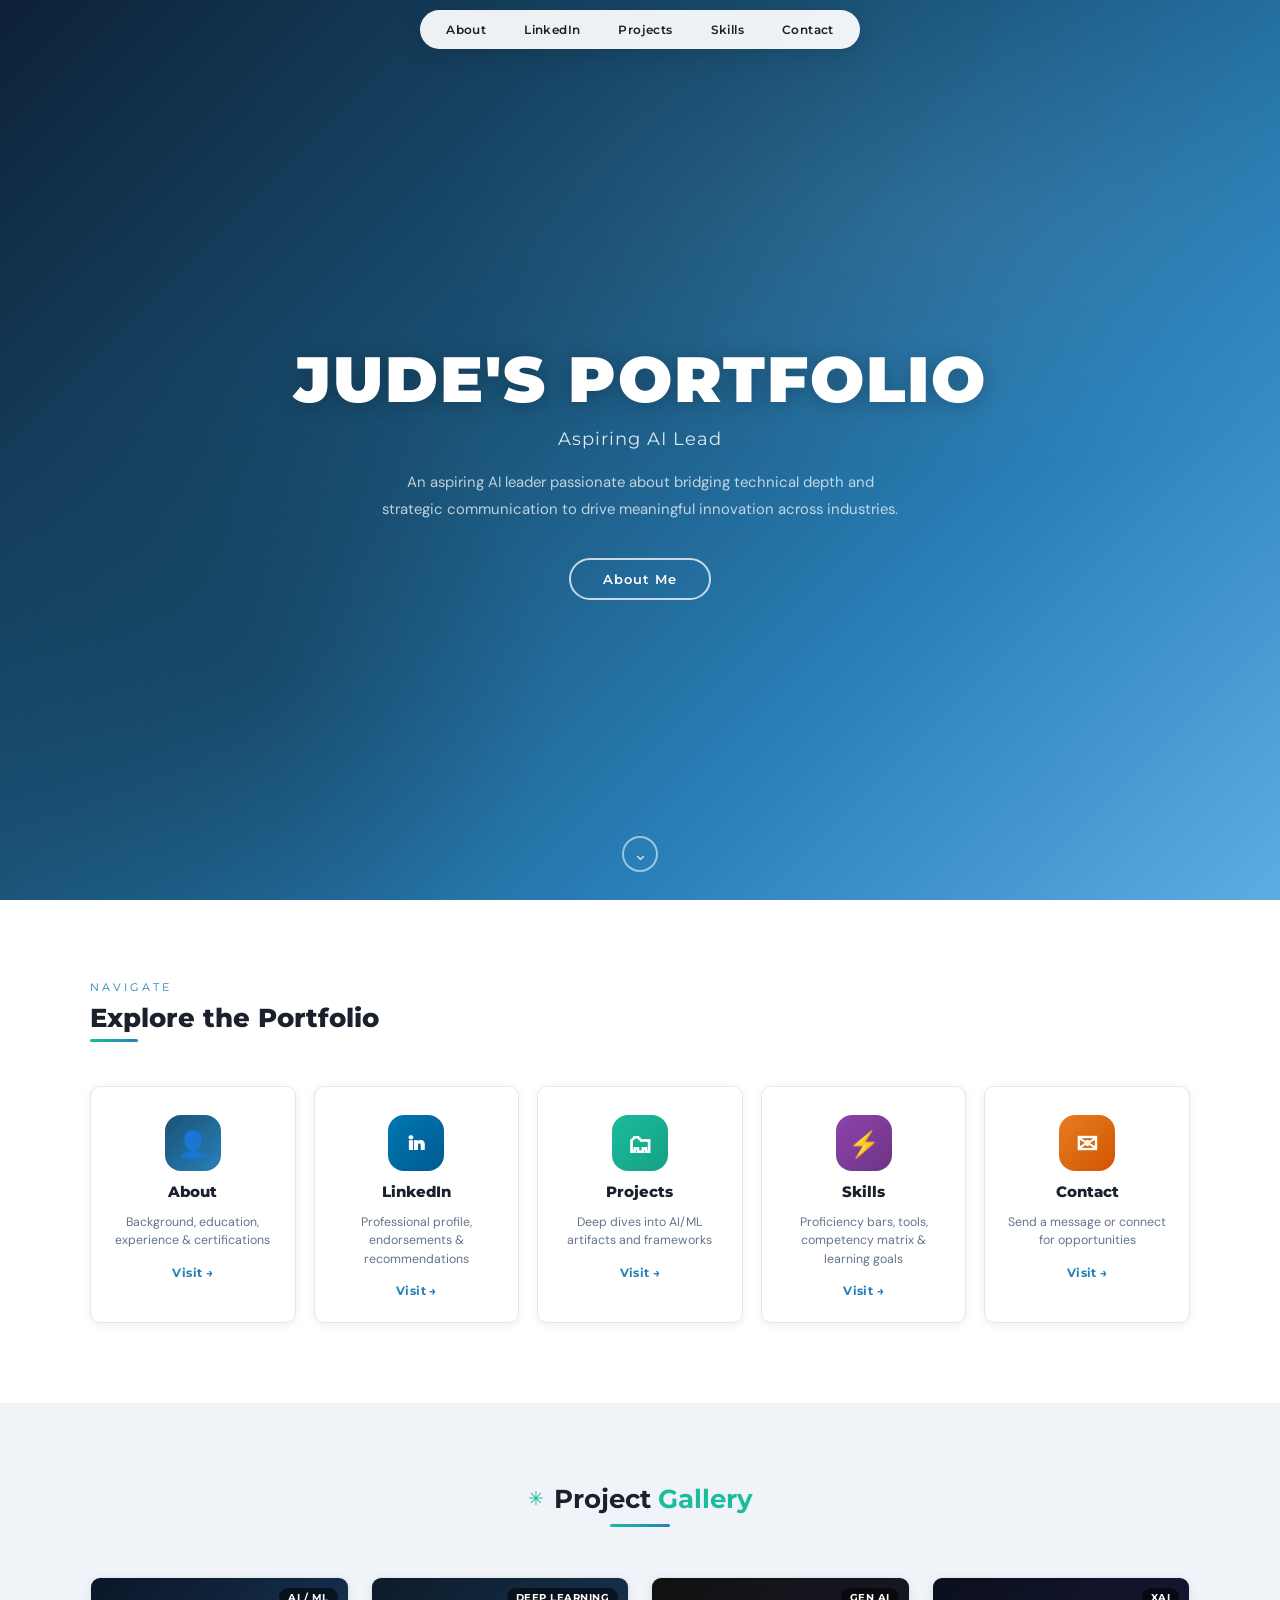
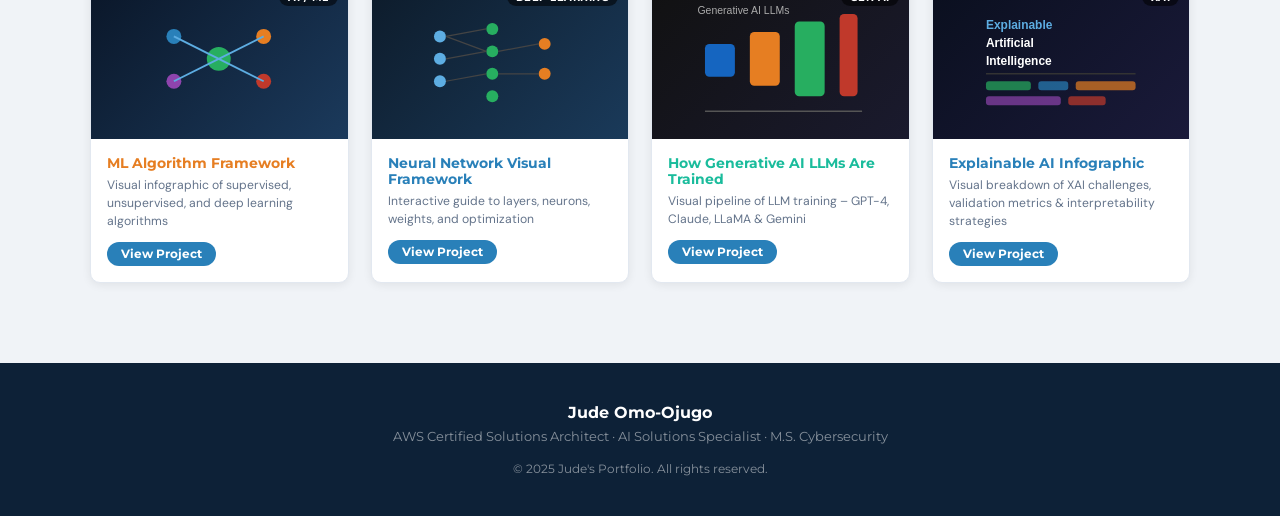
<file: index.html>
<!DOCTYPE html>
<html lang="en">
<head>
  <meta charset="UTF-8">
  <meta name="viewport" content="width=device-width, initial-scale=1.0">
  <title>Jude's Portfolio | Aspiring AI Lead</title>
  <link href="https://fonts.googleapis.com/css2?family=Montserrat:wght@400;600;700;900&family=DM+Sans:wght@300;400;500&display=swap" rel="stylesheet">
  <style>
    *, *::before, *::after { box-sizing: border-box; margin: 0; padding: 0; }

    :root {
      --blue-dark:   #0d2137;
      --blue-mid:    #1a5276;
      --blue-bright: #2980b9;
      --blue-light:  #5dade2;
      --green:       #1abc9c;
      --orange:      #e67e22;
      --text:        #1a202c;
      --muted:       #64748b;
      --bg:          #f0f3f7;
      --surface:     #ffffff;
      --border:      #e2e8f0;
      --radius:      10px;
      --shadow-sm:   0 2px 10px rgba(0,0,0,.07);
      --shadow-md:   0 8px 28px rgba(0,0,0,.11);
      --ease:        cubic-bezier(.4,0,.2,1);
      --font-d:      'Montserrat', sans-serif;
      --font-b:      'DM Sans', sans-serif;
    }

    html { scroll-behavior: smooth; }
    body { font-family: var(--font-b); color: var(--text); background: var(--surface); overflow-x: hidden; }
    a { text-decoration: none; color: inherit; }

    /* ── NAV ── */
    .site-nav {
      position: fixed; top: 0; left: 0; right: 0;
      z-index: 200;
      display: flex; justify-content: center;
      padding: 10px 20px;
    }
    .nav-pill {
      display: flex; gap: 2px;
      background: rgba(255,255,255,.93);
      border-radius: 40px;
      padding: 5px 8px;
      box-shadow: 0 4px 24px rgba(0,0,0,.13);
      backdrop-filter: blur(10px);
    }
    .nav-pill a {
      font-family: var(--font-d);
      font-size: .78rem; font-weight: 600; letter-spacing: .4px;
      color: var(--text);
      padding: 7px 18px; border-radius: 30px;
      transition: background .22s var(--ease), color .22s var(--ease);
    }
    .nav-pill a:hover, .nav-pill a.active {
      background: var(--blue-bright); color: #fff;
    }

    /* ── HERO ── */
    #hero {
      min-height: 100vh;
      background: linear-gradient(135deg, #0d2137 0%, #1a5276 40%, #2980b9 70%, #5dade2 100%);
      display: flex; flex-direction: column;
      align-items: center; justify-content: center;
      text-align: center;
      padding: 120px 24px 80px;
      position: relative; overflow: hidden;
    }
    #hero::before {
      content: '';
      position: absolute; inset: 0;
      background:
        radial-gradient(ellipse 60% 40% at 75% 25%, rgba(255,255,255,.06) 0%, transparent 70%),
        radial-gradient(ellipse 40% 60% at 20% 75%, rgba(0,0,0,.15) 0%, transparent 60%);
      pointer-events: none;
    }
    .hero-inner { position: relative; z-index: 1; max-width: 700px; }
    .hero-title {
      font-family: var(--font-d); font-weight: 900;
      font-size: clamp(2.4rem, 6vw, 4rem);
      color: #fff; letter-spacing: 2px; text-transform: uppercase;
      margin-bottom: 10px;
      text-shadow: 0 2px 20px rgba(0,0,0,.25);
    }
    .hero-sub {
      font-family: var(--font-d); font-size: 1.1rem; font-weight: 400;
      color: rgba(255,255,255,.85); letter-spacing: 1px; margin-bottom: 20px;
    }
    .hero-desc {
      font-size: .93rem; color: rgba(255,255,255,.72);
      line-height: 1.75; max-width: 520px; margin: 0 auto 36px;
    }
    .btn-hero {
      display: inline-block;
      padding: 11px 32px;
      border: 2px solid rgba(255,255,255,.75); border-radius: 30px;
      color: #fff; font-family: var(--font-d); font-size: .84rem; font-weight: 600;
      letter-spacing: 1px;
      transition: background .25s var(--ease);
    }
    .btn-hero:hover { background: rgba(255,255,255,.18); }
    .scroll-arrow {
      position: absolute; bottom: 28px; left: 50%; transform: translateX(-50%);
      width: 36px; height: 36px;
      border: 2px solid rgba(255,255,255,.55); border-radius: 50%;
      display: flex; align-items: center; justify-content: center;
      color: rgba(255,255,255,.75); font-size: 1.1rem;
      animation: bounce 2s infinite;
    }
    @keyframes bounce {
      0%,100% { transform: translateX(-50%) translateY(0); }
      50%      { transform: translateX(-50%) translateY(6px); }
    }

    /* ── PAGES SECTION ── */
    #pages { background: #fff; padding: 80px 40px; }
    .section-inner { max-width: 1100px; margin: 0 auto; }
    .sec-eyebrow {
      font-family: var(--font-d); font-size: .7rem; letter-spacing: 3px;
      text-transform: uppercase; color: var(--blue-bright); margin-bottom: 8px;
    }
    .sec-title {
      font-family: var(--font-d); font-size: 1.6rem; font-weight: 800;
      color: var(--text); margin-bottom: 6px;
    }
    .sec-rule {
      width: 48px; height: 3px; border-radius: 2px;
      background: linear-gradient(90deg, var(--green), var(--blue-bright));
      margin-bottom: 44px;
    }

    .pages-grid {
      display: grid;
      grid-template-columns: repeat(5, 1fr);
      gap: 18px;
    }
    .page-card {
      border: 1px solid var(--border);
      border-radius: var(--radius);
      padding: 28px 20px 24px;
      text-align: center;
      background: var(--surface);
      box-shadow: var(--shadow-sm);
      display: flex; flex-direction: column; align-items: center; gap: 12px;
      transition: transform .25s var(--ease), box-shadow .25s var(--ease), border-color .25s;
    }
    .page-card:hover {
      transform: translateY(-6px);
      box-shadow: var(--shadow-md);
      border-color: var(--blue-light);
    }
    .page-icon {
      width: 56px; height: 56px; border-radius: 16px;
      display: flex; align-items: center; justify-content: center;
      font-size: 1.6rem; font-family: var(--font-d); font-weight: 900;
      color: #fff;
    }
    .page-card h3 {
      font-family: var(--font-d); font-size: .92rem; font-weight: 800; color: var(--text);
    }
    .page-card p { font-size: .77rem; color: var(--muted); line-height: 1.5; }
    .page-arrow {
      font-family: var(--font-d); font-size: .74rem; font-weight: 700;
      color: var(--blue-bright); letter-spacing: .4px;
      margin-top: 4px;
    }

    /* ── GALLERY SECTION ── */
    #gallery { background: var(--bg); padding: 80px 40px; }

    .gallery-label {
      display: flex; align-items: center; gap: 10px;
      justify-content: center; margin-bottom: 10px;
    }
    .gallery-icon { color: var(--green); font-size: 1.2rem; }
    .gallery-label h2 {
      font-family: var(--font-d); font-size: 1.6rem; font-weight: 700; color: var(--text);
    }
    .gallery-label h2 em { color: var(--green); font-style: normal; }
    .gallery-rule {
      width: 60px; height: 3px; border-radius: 2px;
      background: linear-gradient(90deg, var(--green), var(--blue-bright));
      margin: 10px auto 50px;
    }

    .proj-grid {
      display: grid;
      grid-template-columns: repeat(4, 1fr);
      gap: 22px;
    }
    .proj-card {
      background: var(--surface);
      border-radius: var(--radius);
      overflow: hidden;
      border: 1px solid var(--border);
      box-shadow: var(--shadow-sm);
      display: block;
      transition: transform .25s var(--ease), box-shadow .25s var(--ease);
    }
    .proj-card:hover { transform: translateY(-5px); box-shadow: var(--shadow-md); }

    .proj-thumb {
      aspect-ratio: 16/10;
      display: flex; align-items: center; justify-content: center;
      position: relative; overflow: hidden;
    }
    .proj-thumb img { width: 100%; height: 100%; object-fit: cover; }
    .proj-badge {
      position: absolute; top: 10px; right: 10px;
      font-family: var(--font-d); font-size: .62rem; font-weight: 700;
      letter-spacing: .5px; text-transform: uppercase;
      background: rgba(0,0,0,.55); color: #fff;
      padding: 3px 9px; border-radius: 20px;
      backdrop-filter: blur(4px);
    }
    .proj-body { padding: 16px; }
    .proj-name {
      font-family: var(--font-d); font-size: .87rem; font-weight: 700; margin-bottom: 5px;
    }
    .proj-name.orange { color: var(--orange); }
    .proj-name.blue   { color: var(--blue-bright); }
    .proj-name.green  { color: var(--green); }
    .proj-desc { font-size: .76rem; color: var(--muted); line-height: 1.5; margin-bottom: 12px; }
    .proj-btn {
      display: inline-block;
      font-family: var(--font-d); font-size: .72rem; font-weight: 700;
      color: #fff; background: var(--blue-bright);
      padding: 5px 14px; border-radius: 20px;
      transition: background .2s;
    }
    .proj-btn:hover { background: var(--blue-mid); }

    /* ── FOOTER ── */
    footer {
      background: var(--blue-dark); color: rgba(255,255,255,.5);
      text-align: center; padding: 40px 20px;
      font-family: var(--font-d); font-size: .82rem;
    }
    footer strong { color: #fff; display: block; font-size: 1rem; margin-bottom: 6px; }

    /* ── RESPONSIVE ── */
    @media (max-width: 960px) {
      .pages-grid { grid-template-columns: repeat(3, 1fr); }
      .proj-grid  { grid-template-columns: repeat(2, 1fr); }
    }
    @media (max-width: 620px) {
      .pages-grid { grid-template-columns: repeat(2, 1fr); }
    }
  </style>
</head>
<body>

<!-- ═══════════════════════════════════════
     NAVIGATION
════════════════════════════════════════ -->
<nav class="site-nav">
  <div class="nav-pill">
    <a href="about.html">About</a>
    <a href="linkedin.html">LinkedIn</a>
    <a href="projects.html">Projects</a>
    <a href="skills.html">Skills</a>
    <a href="contact.html">Contact</a>
  </div>
</nav>

<!-- ═══════════════════════════════════════
     HERO
════════════════════════════════════════ -->
<section id="hero">
  <div class="hero-inner">
    <h1 class="hero-title">Jude's Portfolio</h1>
    <p class="hero-sub">Aspiring AI Lead</p>
    <p class="hero-desc">An aspiring AI leader passionate about bridging technical depth and strategic communication to drive meaningful innovation across industries.</p>
    <a href="about.html" class="btn-hero">About Me</a>
  </div>
  <a href="#pages" class="scroll-arrow">&#8964;</a>
</section>

<!-- ═══════════════════════════════════════
     SITE PAGES  (5 hrefs)
════════════════════════════════════════ -->
<section id="pages">
  <div class="section-inner">
    <div class="sec-eyebrow">Navigate</div>
    <h2 class="sec-title">Explore the Portfolio</h2>
    <div class="sec-rule"></div>

    <div class="pages-grid">

      <a href="about.html" class="page-card">
        <div class="page-icon" style="background:linear-gradient(135deg,#1a5276,#2980b9);">👤</div>
        <h3>About</h3>
        <p>Background, education, experience &amp; certifications</p>
        <span class="page-arrow">Visit →</span>
      </a>

      <a href="linkedin.html" class="page-card">
        <div class="page-icon" style="background:linear-gradient(135deg,#0077b5,#005b8e); font-size:1.1rem; letter-spacing:-1px;">in</div>
        <h3>LinkedIn</h3>
        <p>Professional profile, endorsements &amp; recommendations</p>
        <span class="page-arrow">Visit →</span>
      </a>

      <a href="projects.html" class="page-card">
        <div class="page-icon" style="background:linear-gradient(135deg,#1abc9c,#16a085);">🗂</div>
        <h3>Projects</h3>
        <p>Deep dives into AI/ML artifacts and frameworks</p>
        <span class="page-arrow">Visit →</span>
      </a>

      <a href="skills.html" class="page-card">
        <div class="page-icon" style="background:linear-gradient(135deg,#8e44ad,#6c3483);">⚡</div>
        <h3>Skills</h3>
        <p>Proficiency bars, tools, competency matrix &amp; learning goals</p>
        <span class="page-arrow">Visit →</span>
      </a>

      <a href="contact.html" class="page-card">
        <div class="page-icon" style="background:linear-gradient(135deg,#e67e22,#d35400);">✉</div>
        <h3>Contact</h3>
        <p>Send a message or connect for opportunities</p>
        <span class="page-arrow">Visit →</span>
      </a>

    </div>
  </div>
</section>

<!-- ═══════════════════════════════════════
     PROJECT GALLERY  (8 hrefs)
════════════════════════════════════════ -->
<section id="gallery">
  <div class="section-inner">

    <div class="gallery-label">
      <span class="gallery-icon">✳</span>
      <h2>Project <em>Gallery</em></h2>
    </div>
    <div class="gallery-rule"></div>

    <div class="proj-grid">

      <!-- 
      <a href="projects.html#airlytics" class="proj-card">
        <div class="proj-thumb" style="background:linear-gradient(135deg,#1a2a4a,#2c5f8a);">
          <svg viewBox="0 0 120 80" width="70%" xmlns="http://www.w3.org/2000/svg">
            <circle cx="30" cy="40" r="22" fill="none" stroke="#5dade2" stroke-width="1.5"/>
            <path d="M50 30 Q70 20 90 35 L85 50 Q65 38 50 45Z" fill="#2980b9" opacity=".7"/>
            <text x="14" y="72" font-size="9" fill="#fff" font-family="sans-serif">AI</text>
            <line x1="55" y1="55" x2="95" y2="30" stroke="#5dade2" stroke-width="1" stroke-dasharray="3"/>
          </svg>
          <span class="proj-badge">AI / ML</span>
        </div>
        <div class="proj-body">
          <div class="proj-name orange">Smart Travel by AirLytics</div>
          <div class="proj-desc">AI chatbot for flight pricing fairness</div>
          <span class="proj-btn">View Project</span>
        </div>
      </a>

     
      <a href="projects.html#security" class="proj-card">
        <div class="proj-thumb" style="background:linear-gradient(135deg,#0d1b2a,#1e3a5f);">
          <svg viewBox="0 0 120 80" width="70%" xmlns="http://www.w3.org/2000/svg">
            <rect x="45" y="15" width="30" height="50" rx="4" fill="none" stroke="#5dade2" stroke-width="1.5"/>
            <circle cx="60" cy="40" r="10" fill="#2980b9" opacity=".6"/>
            <path d="M30 35 L45 35 M75 35 L90 35" stroke="#4fc3f7" stroke-width="1.5"/>
            <circle cx="60" cy="40" r="4" fill="#5dade2"/>
          </svg>
          <span class="proj-badge">Security</span>
        </div>
        <div class="proj-body">
          <div class="proj-name blue">Security Knights</div>
          <div class="proj-desc">Gamified secure coding training</div>
          <span class="proj-btn">View Project</span>
        </div>
      </a>

      
      <a href="projects.html#aishield" class="proj-card">
        <div class="proj-thumb" style="background:linear-gradient(135deg,#1565c0,#1976d2);">
          <svg viewBox="0 0 120 80" width="70%" xmlns="http://www.w3.org/2000/svg">
            <path d="M60 10 L85 22 L85 52 Q60 70 35 52 L35 22Z" fill="none" stroke="#fff" stroke-width="2"/>
            <path d="M60 20 L78 30 L78 52 Q60 64 42 52 L42 30Z" fill="#1976d2" opacity=".5"/>
            <text x="49" y="44" font-size="10" fill="#fff" font-weight="bold" font-family="sans-serif">AI</text>
            <text x="37" y="56" font-size="7" fill="rgba(255,255,255,.7)" font-family="sans-serif">Shield</text>
          </svg>
          <span class="proj-badge">Cloud</span>
        </div>
        <div class="proj-body">
          <div class="proj-name blue">AI Shield</div>
          <div class="proj-desc">Cybersecurity for non-technical users</div>
          <span class="proj-btn">View Project</span>
        </div>
      </a>

     
      <a href="projects.html#promptcraft" class="proj-card">
        <div class="proj-thumb" style="background:linear-gradient(135deg,#111,#2d2d2d);">
          <svg viewBox="0 0 120 80" width="70%" xmlns="http://www.w3.org/2000/svg">
            <rect x="10" y="15" width="100" height="50" rx="4" fill="none" stroke="#555" stroke-width="1"/>
            <rect x="10" y="15" width="100" height="12" rx="4" fill="#333"/>
            <circle cx="20" cy="21" r="3" fill="#ff5f57"/>
            <circle cx="30" cy="21" r="3" fill="#febc2e"/>
            <circle cx="40" cy="21" r="3" fill="#28c840"/>
            <text x="15" y="40" font-size="7" fill="#aaa" font-family="monospace">Prompt Marketplace</text>
            <text x="15" y="52" font-size="6" fill="#666" font-family="monospace">$ optimize --run</text>
          </svg>
          <span class="proj-badge">Gen AI</span>
        </div>
        <div class="proj-body">
          <div class="proj-name blue">PromptCraft</div>
          <div class="proj-desc">AI prompt marketplace with versioning &amp; analytics</div>
          <span class="proj-btn">View Project</span>
        </div>
      </a>

       -->
      <a href="projects.html#project1" class="proj-card">
        <div class="proj-thumb" style="background:linear-gradient(135deg,#0a1628,#1b3a5c);">
          <svg viewBox="0 0 120 80" width="70%" xmlns="http://www.w3.org/2000/svg">
            <circle cx="60" cy="40" r="8" fill="#27ae60"/>
            <circle cx="30" cy="25" r="5" fill="#2980b9"/>
            <circle cx="90" cy="25" r="5" fill="#e67e22"/>
            <circle cx="30" cy="55" r="5" fill="#8e44ad"/>
            <circle cx="90" cy="55" r="5" fill="#c0392b"/>
            <line x1="60" y1="40" x2="30" y2="25" stroke="#5dade2" stroke-width="1.2"/>
            <line x1="60" y1="40" x2="90" y2="25" stroke="#5dade2" stroke-width="1.2"/>
            <line x1="60" y1="40" x2="30" y2="55" stroke="#5dade2" stroke-width="1.2"/>
            <line x1="60" y1="40" x2="90" y2="55" stroke="#5dade2" stroke-width="1.2"/>
          </svg>
          <span class="proj-badge">AI / ML</span>
        </div>
        <div class="proj-body">
          <div class="proj-name orange">ML Algorithm Framework</div>
          <div class="proj-desc">Visual infographic of supervised, unsupervised, and deep learning algorithms</div>
          <span class="proj-btn">View Project</span>
        </div>
      </a>

      <!-- ⑥ Neural Network Visual Framework -->
      <a href="projects.html#project2" class="proj-card">
        <div class="proj-thumb" style="background:linear-gradient(135deg,#0d1b2a,#1a3a5a);">
          <svg viewBox="0 0 120 80" width="70%" xmlns="http://www.w3.org/2000/svg">
            <circle cx="20" cy="25" r="4" fill="#5dade2"/>
            <circle cx="20" cy="40" r="4" fill="#5dade2"/>
            <circle cx="20" cy="55" r="4" fill="#5dade2"/>
            <circle cx="55" cy="20" r="4" fill="#27ae60"/>
            <circle cx="55" cy="35" r="4" fill="#27ae60"/>
            <circle cx="55" cy="50" r="4" fill="#27ae60"/>
            <circle cx="55" cy="65" r="4" fill="#27ae60"/>
            <circle cx="90" cy="30" r="4" fill="#e67e22"/>
            <circle cx="90" cy="50" r="4" fill="#e67e22"/>
            <line x1="24" y1="25" x2="51" y2="20" stroke="#444" stroke-width=".8"/>
            <line x1="24" y1="25" x2="51" y2="35" stroke="#444" stroke-width=".8"/>
            <line x1="24" y1="40" x2="51" y2="35" stroke="#444" stroke-width=".8"/>
            <line x1="24" y1="55" x2="51" y2="50" stroke="#444" stroke-width=".8"/>
            <line x1="59" y1="35" x2="86" y2="30" stroke="#444" stroke-width=".8"/>
            <line x1="59" y1="50" x2="86" y2="50" stroke="#444" stroke-width=".8"/>
          </svg>
          <span class="proj-badge">Deep Learning</span>
        </div>
        <div class="proj-body">
          <div class="proj-name blue">Neural Network Visual Framework</div>
          <div class="proj-desc">Interactive guide to layers, neurons, weights, and optimization</div>
          <span class="proj-btn">View Project</span>
        </div>
      </a>

      <!-- ⑦ How Generative AI LLMs Are Trained -->
      <a href="projects.html#project3" class="proj-card">
        <div class="proj-thumb" style="background:linear-gradient(135deg,#111,#1a1a2e);">
          <svg viewBox="0 0 120 80" width="70%" xmlns="http://www.w3.org/2000/svg">
            <rect x="10" y="30" width="20" height="22" rx="3" fill="#1565c0"/>
            <rect x="40" y="22" width="20" height="36" rx="3" fill="#e67e22"/>
            <rect x="70" y="15" width="20" height="50" rx="3" fill="#27ae60"/>
            <rect x="100" y="10" width="12" height="55" rx="3" fill="#c0392b"/>
            <line x1="10" y1="75" x2="115" y2="75" stroke="#555" stroke-width="1"/>
            <text x="5" y="10" font-size="7" fill="#aaa" font-family="sans-serif">Generative AI LLMs</text>
          </svg>
          <span class="proj-badge">Gen AI</span>
        </div>
        <div class="proj-body">
          <div class="proj-name green">How Generative AI LLMs Are Trained</div>
          <div class="proj-desc">Visual pipeline of LLM training – GPT-4, Claude, LLaMA &amp; Gemini</div>
          <span class="proj-btn">View Project</span>
        </div>
      </a>

      <!-- ⑧ Explainable AI Infographic -->
      <a href="projects.html#project4" class="proj-card">
        <div class="proj-thumb" style="background:linear-gradient(135deg,#0a0f1e,#1a1a3a);">
          <svg viewBox="0 0 120 80" width="70%" xmlns="http://www.w3.org/2000/svg">
            <text x="10" y="20" font-size="8" fill="#5dade2" font-family="sans-serif" font-weight="bold">Explainable</text>
            <text x="10" y="32" font-size="8" fill="#fff" font-family="sans-serif" font-weight="bold">Artificial</text>
            <text x="10" y="44" font-size="8" fill="#fff" font-family="sans-serif" font-weight="bold">Intelligence</text>
            <line x1="10" y1="50" x2="110" y2="50" stroke="#333" stroke-width="1"/>
            <rect x="10" y="55" width="30" height="6" rx="2" fill="#27ae60" opacity=".7"/>
            <rect x="45" y="55" width="20" height="6" rx="2" fill="#2980b9" opacity=".7"/>
            <rect x="70" y="55" width="40" height="6" rx="2" fill="#e67e22" opacity=".7"/>
            <rect x="10" y="65" width="50" height="6" rx="2" fill="#8e44ad" opacity=".7"/>
            <rect x="65" y="65" width="25" height="6" rx="2" fill="#c0392b" opacity=".7"/>
          </svg>
          <span class="proj-badge">XAI</span>
        </div>
        <div class="proj-body">
          <div class="proj-name blue">Explainable AI Infographic</div>
          <div class="proj-desc">Visual breakdown of XAI challenges, validation metrics &amp; interpretability strategies</div>
          <span class="proj-btn">View Project</span>
        </div>
      </a>

    </div><!-- /proj-grid -->
  </div>
</section>

<!-- ═══════════════════════════════════════
     FOOTER
════════════════════════════════════════ -->
<footer>
  <strong>Jude Omo-Ojugo</strong>
  AWS Certified Solutions Architect · AI Solutions Specialist · M.S. Cybersecurity
  <br><br>
  <span style="font-size:.74rem;">© 2025 Jude's Portfolio. All rights reserved.</span>
</footer>

</body>
</html>
</file>
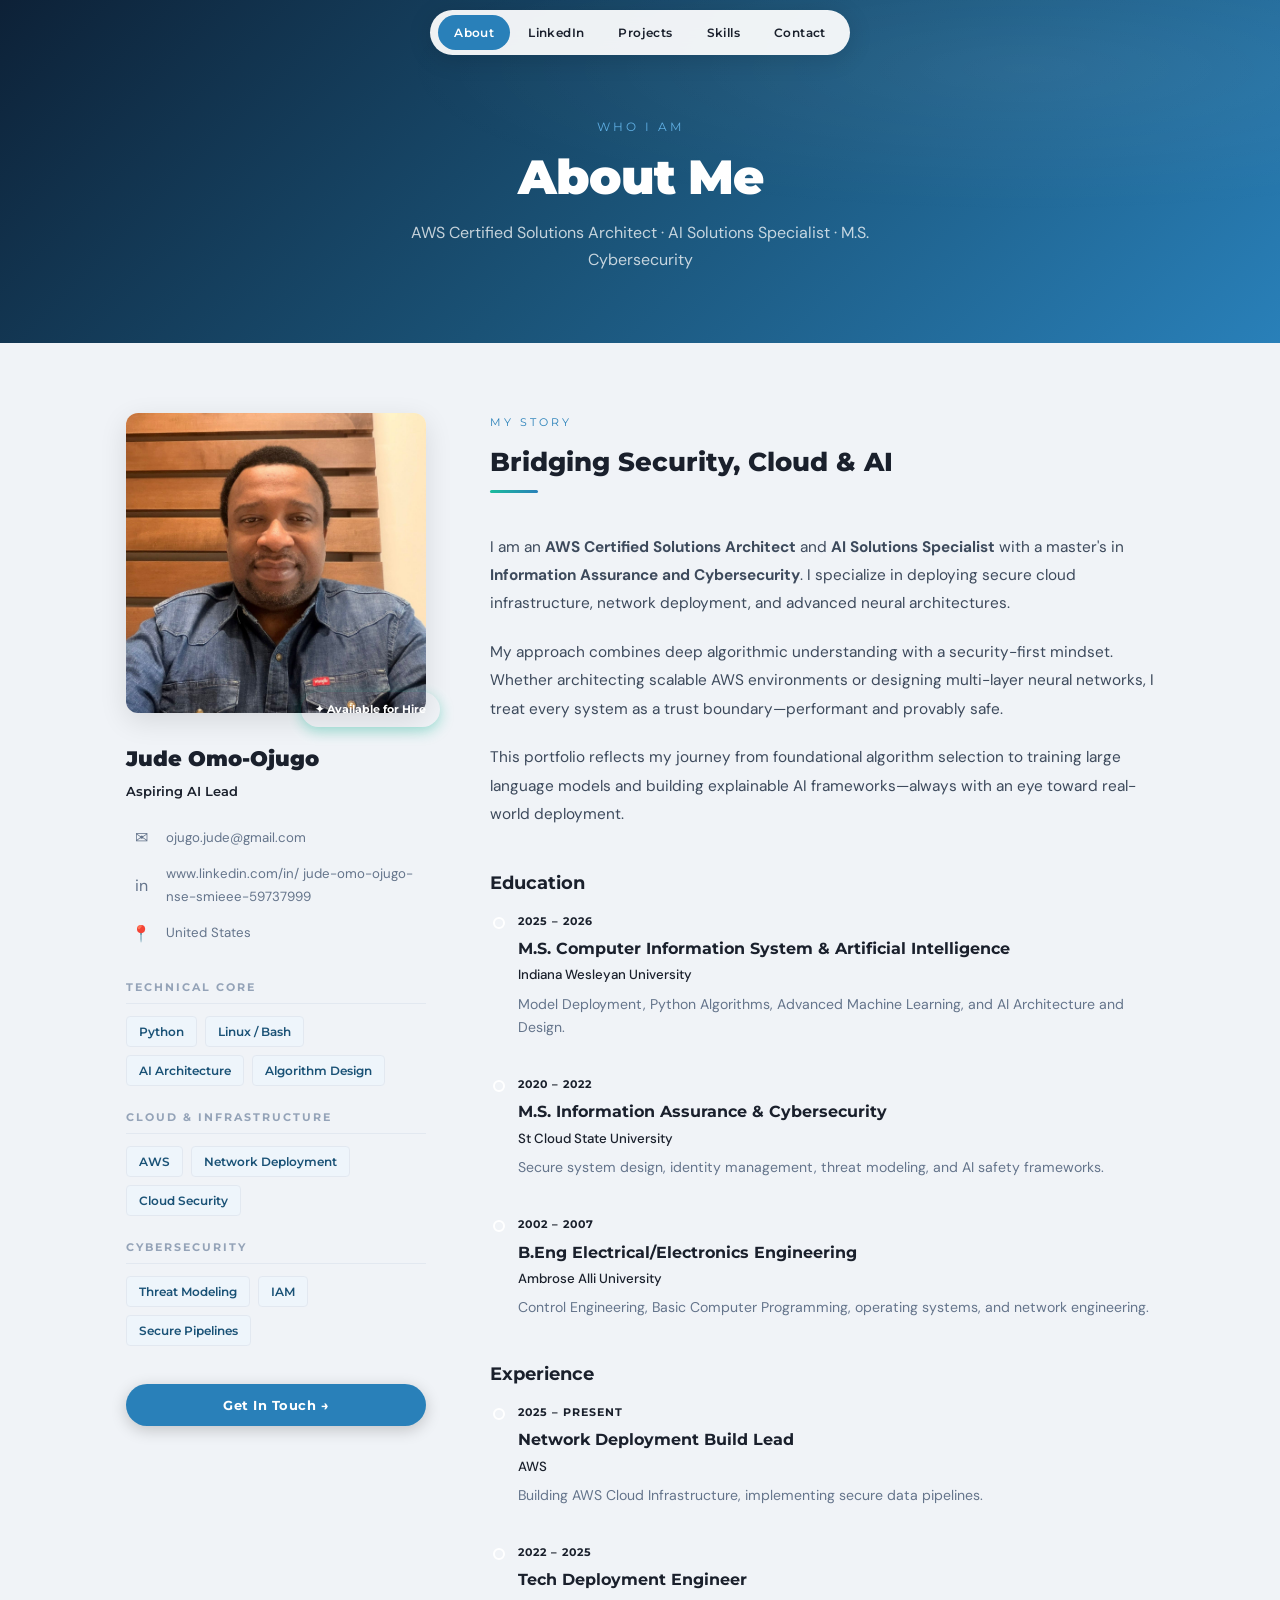
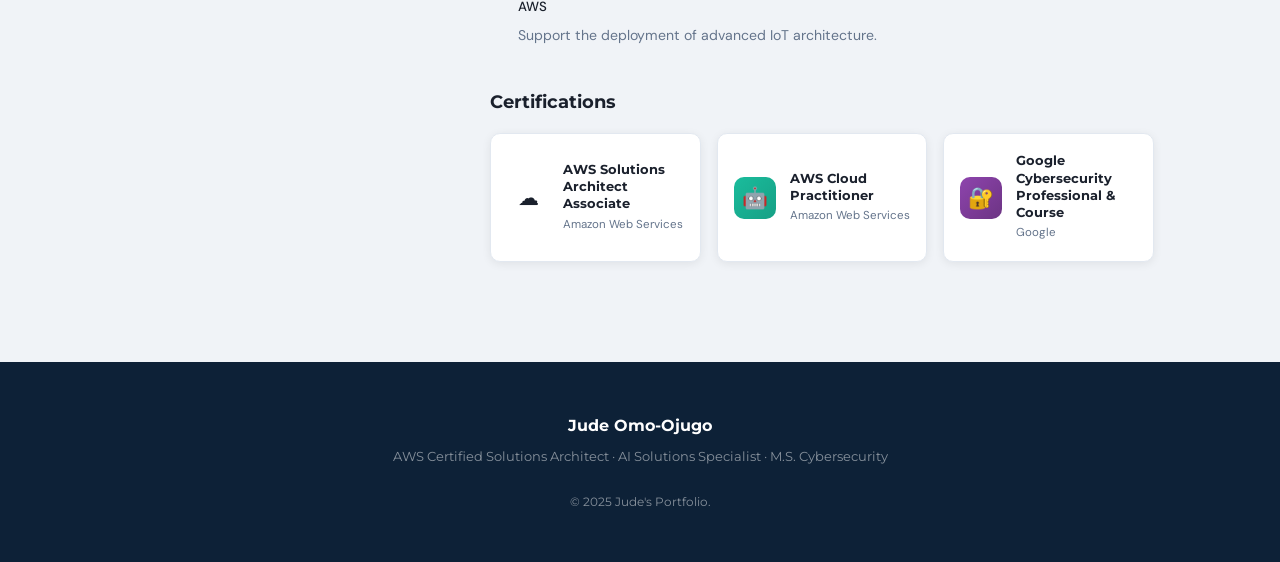
<file: about.html>
<!DOCTYPE html>
<html lang="en">
<head>
  <meta charset="UTF-8">
  <meta name="viewport" content="width=device-width, initial-scale=1.0">
  <title>About — Jude's Portfolio</title>
  <link rel="stylesheet" href="theme.css">
  <style>
    .about-grid { display:grid; grid-template-columns:300px 1fr; gap:64px; align-items:start; }
    .about-sidebar { position:sticky; top:80px; }
    .profile-wrap { position:relative; margin-bottom:28px; }
    .profile-img { width:100%; aspect-ratio:1; border-radius:12px; object-fit:cover; display:block; background:linear-gradient(135deg,#1a5276,#5dade2); box-shadow:var(--shadow-md); }
    .profile-badge { position:absolute; bottom:-14px; right:-14px; background:var(--c-green); color:#fff; font-family:var(--font-display); font-size:.7rem; font-weight:700; padding:8px 14px; border-radius:30px; box-shadow:0 4px 14px rgba(26,188,156,.4); }
    .sidebar-name { font-family:var(--font-display); font-size:1.3rem; font-weight:900; margin-top:28px; margin-bottom:4px; }
    .sidebar-role { font-size:.83rem; color:var(--c-hero-bright); font-weight:600; font-family:var(--font-display); margin-bottom:20px; }
    .contact-links { display:flex; flex-direction:column; gap:10px; margin-bottom:30px; }
    .contact-link { display:flex; align-items:center; gap:10px; font-size:.83rem; color:var(--c-muted); transition:color .2s; }
    .contact-link:hover { color:var(--c-hero-bright); }
    .contact-link .icon { width:30px; height:30px; background:var(--c-bg); border-radius:8px; display:flex; align-items:center; justify-content:center; font-size:1rem; flex-shrink:0; }
    .skill-group { margin-bottom:22px; }
    .skill-group h4 { font-family:var(--font-display); font-size:.68rem; text-transform:uppercase; letter-spacing:2px; color:var(--c-faint); border-bottom:1px solid var(--c-border); padding-bottom:6px; margin-bottom:12px; }
    .about-main p { font-size:.96rem; color:#3d4a5c; line-height:1.85; margin-bottom:20px; }
    .about-main h3 { font-family:var(--font-display); font-size:1.1rem; font-weight:700; color:var(--c-text); margin:40px 0 14px; }
    .timeline { position:relative; padding-left:28px; }
    .timeline::before { content:''; position:absolute; left:6px; top:6px; bottom:6px; width:2px; background:linear-gradient(to bottom,var(--c-hero-bright),var(--c-green)); border-radius:2px; }
    .tl-item { position:relative; margin-bottom:36px; }
    .tl-dot { position:absolute; left:-25px; top:5px; width:12px; height:12px; border-radius:50%; background:var(--c-hero-bright); border:2px solid #fff; box-shadow:0 0 0 2px var(--c-hero-bright); }
    .tl-date { font-family:var(--font-display); font-size:.7rem; color:var(--c-green); letter-spacing:1px; font-weight:700; text-transform:uppercase; margin-bottom:4px; }
    .tl-title { font-family:var(--font-display); font-size:1rem; font-weight:700; margin-bottom:2px; }
    .tl-org { font-size:.83rem; color:var(--c-hero-bright); font-weight:500; margin-bottom:6px; }
    .tl-desc { font-size:.88rem; color:var(--c-muted); line-height:1.65; }
    .certs-grid { display:grid; grid-template-columns:repeat(auto-fill,minmax(200px,1fr)); gap:16px; margin-top:16px; }
    .cert-card { background:var(--c-surface); border:1px solid var(--c-border); border-radius:var(--radius); padding:18px 16px; display:flex; align-items:center; gap:14px; box-shadow:var(--shadow-sm); transition:transform .22s var(--ease),box-shadow .22s var(--ease); }
    .cert-card:hover { transform:translateY(-3px); box-shadow:var(--shadow-md); }
    .cert-icon { width:42px; height:42px; border-radius:10px; background:linear-gradient(135deg,var(--c-hero-mid),var(--c-hero-bright)); display:flex; align-items:center; justify-content:center; font-size:1.3rem; flex-shrink:0; }
    .cert-name { font-family:var(--font-display); font-size:.8rem; font-weight:700; line-height:1.35; }
    .cert-issuer { font-size:.72rem; color:var(--c-muted); margin-top:2px; }
    @media(max-width:860px){ .about-grid{grid-template-columns:1fr;} .about-sidebar{position:static;} }
  </style>
</head>
<body>
<nav class="site-nav">
  <div class="nav-pill">
    <a href="about.html" class="active">About</a>
    <a href="linkedin.html">LinkedIn</a>
    <a href="projects.html">Projects</a>
    <a href="skills.html">Skills</a>
    <a href="contact.html">Contact</a>
  </div>
</nav>
<header class="page-hero">
  <p class="page-hero__eyebrow fade-up">Who I Am</p>
  <h1 class="page-hero__title fade-up delay-1">About Me</h1>
  <p class="page-hero__sub fade-up delay-2">AWS Certified Solutions Architect · AI Solutions Specialist · M.S. Cybersecurity</p>
</header>
<div class="page-body">
  <div class="about-grid">
    <aside class="about-sidebar fade-up">
      <div class="profile-wrap">
        <img src="your-image.jpg" alt="Jude Omo-Ojugo" class="profile-img">
        <span class="profile-badge">✦ Available for Hire</span>
      </div>
      <div class="sidebar-name">Jude Omo-Ojugo</div>
      <div class="sidebar-role">Aspiring AI Lead</div>
      <div class="contact-links">
        <a href="mailto:ojugo.jude@gmail.com" class="contact-link"><span class="icon">✉</span>ojugo.jude@gmail.com</a>
        <a href="linkedin.html" class="contact-link"><span class="icon">in</span>www.linkedin.com/in/
jude-omo-ojugo-nse-smieee-59737999
</a>
        <a href="contact.html" class="contact-link"><span class="icon">📍</span>United States</a>
      </div>
      <div class="skill-group"><h4>Technical Core</h4><div class="tag-list"><span class="tag">Python</span><span class="tag">Linux / Bash</span><span class="tag">AI Architecture</span><span class="tag">Algorithm Design</span></div></div>
      <div class="skill-group"><h4>Cloud &amp; Infrastructure</h4><div class="tag-list"><span class="tag">AWS</span><span class="tag">Network Deployment</span><span class="tag">Cloud Security</span></div></div>
      <div class="skill-group"><h4>Cybersecurity</h4><div class="tag-list"><span class="tag">Threat Modeling</span><span class="tag">IAM</span><span class="tag">Secure Pipelines</span></div></div>
      <a href="contact.html" class="btn btn-primary" style="width:100%;justify-content:center;margin-top:16px;">Get In Touch →</a>
    </aside>
    <main class="about-main fade-up delay-2">
      <div class="sec-eyebrow">My Story</div>
      <h2 class="sec-title">Bridging Security, Cloud &amp; AI</h2>
      <div class="sec-rule"></div>
      <p>I am an <strong>AWS Certified Solutions Architect</strong> and <strong>AI Solutions Specialist</strong> with a master's in <strong>Information Assurance and Cybersecurity</strong>. I specialize in deploying secure cloud infrastructure, network deployment, and advanced neural architectures.</p>
      <p>My approach combines deep algorithmic understanding with a security-first mindset. Whether architecting scalable AWS environments or designing multi-layer neural networks, I treat every system as a trust boundary—performant and provably safe.</p>
      <p>This portfolio reflects my journey from foundational algorithm selection to training large language models and building explainable AI frameworks—always with an eye toward real-world deployment.</p>
      <h3>Education</h3>
      <div class="timeline">
        <div class="tl-item"><div class="tl-dot"></div><div class="tl-date">2025 – 2026</div><div class="tl-title">M.S. Computer Information System &amp; Artificial Intelligence</div><div class="tl-org">Indiana Wesleyan University</div><div class="tl-desc">Model Deployment, Python Algorithms, Advanced Machine Learning, and AI Architecture and Design.</div></div>
        <div class="tl-item"><div class="tl-dot"></div><div class="tl-date">2020 – 2022</div><div class="tl-title">M.S. Information Assurance &amp; Cybersecurity</div><div class="tl-org">St Cloud State University</div><div class="tl-desc">Secure system design, identity management, threat modeling, and AI safety frameworks.</div></div>
        <div class="tl-item"><div class="tl-dot" style="background:var(--c-green);box-shadow:0 0 0 2px var(--c-green);"></div><div class="tl-date">2002 – 2007</div><div class="tl-title">B.Eng Electrical/Electronics Engineering</div><div class="tl-org">Ambrose Alli University</div><div class="tl-desc">Control Engineering, Basic Computer Programming, operating systems, and network engineering.</div></div>
      </div>
      <h3>Experience</h3>
      <div class="timeline">
        <div class="tl-item"><div class="tl-dot"></div><div class="tl-date">2025 – Present</div><div class="tl-title">Network Deployment Build Lead</div><div class="tl-org">AWS</div><div class="tl-desc">Building AWS Cloud Infrastructure, implementing secure data pipelines.</div></div>
        <div class="tl-item"><div class="tl-dot" style="background:var(--c-green);box-shadow:0 0 0 2px var(--c-green);"></div><div class="tl-date">2022 – 2025</div><div class="tl-title">Tech Deployment Engineer</div><div class="tl-org">AWS</div><div class="tl-desc">Support the deployment of advanced IoT architecture.</div></div>
      </div>
      <h3>Certifications</h3>
      <div class="certs-grid">
        <div class="cert-card"><div class="cert-icon">☁</div><div><div class="cert-name">AWS Solutions Architect Associate</div><div class="cert-issuer">Amazon Web Services</div></div></div>
        <div class="cert-card"><div class="cert-icon" style="background:linear-gradient(135deg,#1abc9c,#16a085);">🤖</div><div><div class="cert-name">AWS Cloud Practitioner</div><div class="cert-issuer">Amazon Web Services</div></div></div>
        <div class="cert-card"><div class="cert-icon" style="background:linear-gradient(135deg,#8e44ad,#6c3483);">🔐</div><div><div class="cert-name">Google Cybersecurity Professional  &amp; Course</div><div class="cert-issuer">Google</div></div></div>
      </div>
    </main>
  </div>
</div>
<footer class="site-footer"><strong>Jude Omo-Ojugo</strong>AWS Certified Solutions Architect · AI Solutions Specialist · M.S. Cybersecurity<br><br><span style="font-size:.75rem;">© 2025 Jude's Portfolio.</span></footer>
</body>
</html>
</file>
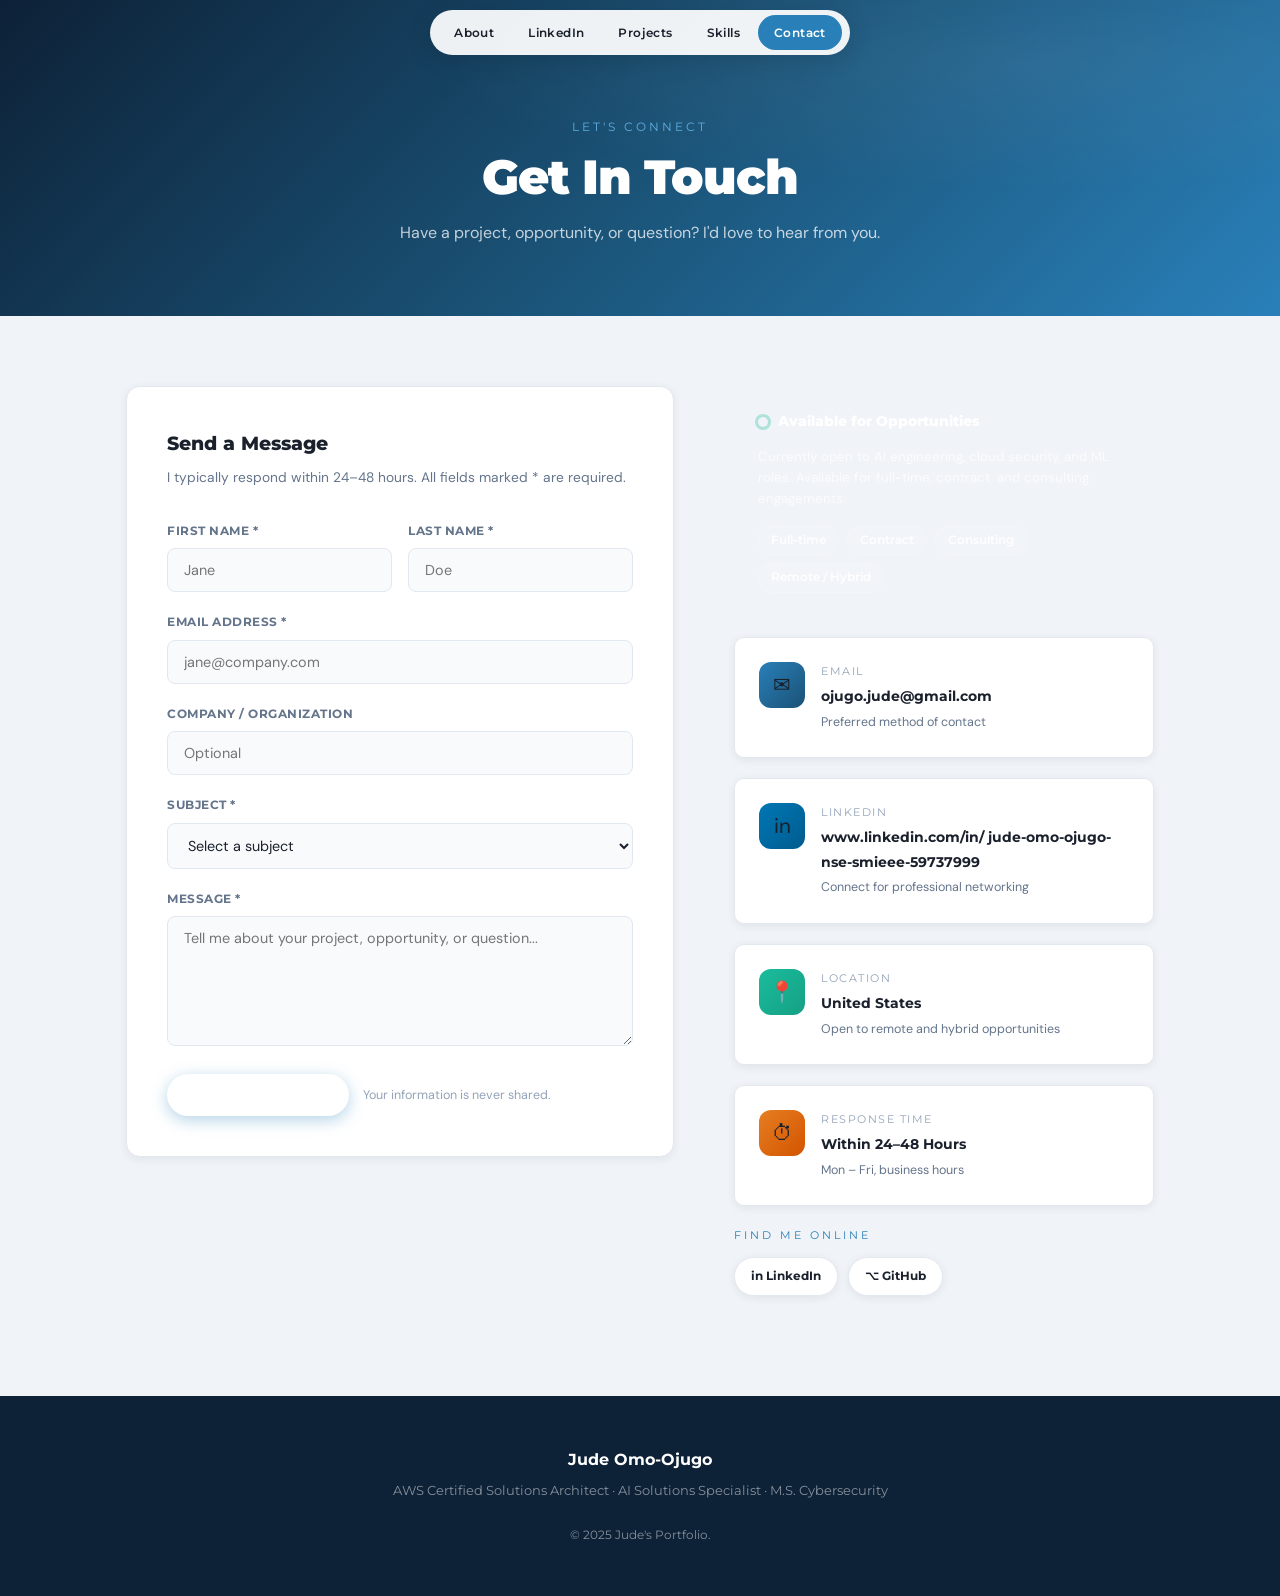
<file: contact.html>
<!DOCTYPE html>
<html lang="en">
<head>
  <meta charset="UTF-8">
  <meta name="viewport" content="width=device-width, initial-scale=1.0">
  <title>Contact — Jude's Portfolio</title>
  <link rel="stylesheet" href="theme.css">
  <style>
    .contact-layout{display:grid;grid-template-columns:1fr 420px;gap:60px;align-items:start;}
    .contact-form-wrap{background:var(--c-surface);border:1px solid var(--c-border);border-radius:14px;padding:40px;box-shadow:var(--shadow-sm);}
    .form-title{font-family:var(--font-display);font-size:1.2rem;font-weight:800;color:var(--c-text);margin-bottom:6px;}
    .form-sub{font-size:.86rem;color:var(--c-muted);margin-bottom:32px;}
    .form-row{display:grid;grid-template-columns:1fr 1fr;gap:16px;}
    .form-group{margin-bottom:20px;}
    label{display:block;font-family:var(--font-display);font-size:.75rem;font-weight:700;letter-spacing:.5px;text-transform:uppercase;color:var(--c-muted);margin-bottom:7px;}
    input,textarea,select{width:100%;padding:12px 16px;font-family:var(--font-body);font-size:.9rem;color:var(--c-text);background:#f8fafc;border:1.5px solid var(--c-border);border-radius:8px;outline:none;transition:border-color .2s var(--ease),box-shadow .2s var(--ease);resize:vertical;}
    input:focus,textarea:focus,select:focus{border-color:var(--c-hero-bright);box-shadow:0 0 0 3px rgba(41,128,185,.12);background:#fff;}
    textarea{min-height:130px;}
    .form-submit{display:flex;align-items:center;gap:14px;margin-top:8px;}
    .btn-submit{font-family:var(--font-display);font-size:.85rem;font-weight:700;padding:13px 32px;border-radius:30px;border:none;background:var(--c-hero-bright);color:#fff;cursor:pointer;box-shadow:0 4px 16px rgba(41,128,185,.35);transition:background .22s var(--ease),transform .18s var(--ease);}
    .btn-submit:hover{background:var(--c-hero-mid);transform:translateY(-2px);}
    .form-note{font-size:.78rem;color:var(--c-faint);}
    .success-msg{display:none;background:#eafaf1;border:1px solid #a9dfbf;border-radius:8px;padding:16px 20px;color:#1e8449;font-family:var(--font-display);font-size:.87rem;font-weight:600;margin-top:16px;}
    .contact-info{display:flex;flex-direction:column;gap:20px;}
    .info-card{background:var(--c-surface);border:1px solid var(--c-border);border-radius:var(--radius);padding:24px;display:flex;gap:16px;align-items:flex-start;box-shadow:var(--shadow-sm);transition:transform .22s var(--ease),box-shadow .22s var(--ease);}
    .info-card:hover{transform:translateY(-3px);box-shadow:var(--shadow-md);}
    .info-icon{width:46px;height:46px;border-radius:12px;display:flex;align-items:center;justify-content:center;font-size:1.3rem;flex-shrink:0;}
    .info-label{font-family:var(--font-display);font-size:.68rem;text-transform:uppercase;letter-spacing:1.5px;color:var(--c-faint);margin-bottom:4px;}
    .info-value{font-family:var(--font-display);font-size:.9rem;font-weight:700;color:var(--c-text);}
    .info-sub{font-size:.78rem;color:var(--c-muted);margin-top:3px;}
    .avail-card{background:linear-gradient(135deg,var(--c-hero-dark),var(--c-hero-mid));border-radius:var(--radius);padding:24px;color:#fff;}
    .avail-header{display:flex;align-items:center;gap:10px;margin-bottom:12px;}
    .avail-dot{width:10px;height:10px;border-radius:50%;background:var(--c-green);box-shadow:0 0 0 3px rgba(26,188,156,.3);animation:pulse 2s infinite;}
    @keyframes pulse{0%,100%{box-shadow:0 0 0 3px rgba(26,188,156,.3);}50%{box-shadow:0 0 0 6px rgba(26,188,156,.1);}}
    .avail-title{font-family:var(--font-display);font-size:.88rem;font-weight:800;}
    .avail-text{font-size:.83rem;color:rgba(255,255,255,.75);line-height:1.6;margin-bottom:16px;}
    .avail-tags{display:flex;flex-wrap:wrap;gap:8px;}
    .avail-tag{background:rgba(255,255,255,.12);border:1px solid rgba(255,255,255,.2);border-radius:20px;padding:4px 12px;font-family:var(--font-display);font-size:.72rem;font-weight:600;color:rgba(255,255,255,.9);}
    .social-row{display:flex;gap:10px;margin-top:4px;}
    .social-btn{display:inline-flex;align-items:center;gap:7px;background:var(--c-surface);border:1px solid var(--c-border);border-radius:30px;padding:8px 16px;font-family:var(--font-display);font-size:.76rem;font-weight:700;color:var(--c-text);box-shadow:var(--shadow-sm);transition:all .2s var(--ease);}
    .social-btn:hover{background:var(--c-hero-bright);border-color:var(--c-hero-bright);color:#fff;transform:translateY(-2px);}
    @media(max-width:880px){.contact-layout{grid-template-columns:1fr;}.form-row{grid-template-columns:1fr;}}
  </style>
</head>
<body>
<nav class="site-nav">
  <div class="nav-pill">
    <a href="about.html">About</a>
    <a href="linkedin.html">LinkedIn</a>
    <a href="projects.html">Projects</a>
    <a href="skills.html">Skills</a>
    <a href="contact.html" class="active">Contact</a>
  </div>
</nav>
<header class="page-hero">
  <p class="page-hero__eyebrow fade-up">Let's Connect</p>
  <h1 class="page-hero__title fade-up delay-1">Get In Touch</h1>
  <p class="page-hero__sub fade-up delay-2">Have a project, opportunity, or question? I'd love to hear from you.</p>
</header>
<div class="page-body">
  <div class="contact-layout">
    <div class="contact-form-wrap fade-up">
      <div class="form-title">Send a Message</div>
      <div class="form-sub">I typically respond within 24–48 hours. All fields marked * are required.</div>
      <form id="contactForm" onsubmit="handleSubmit(event)">
        <div class="form-row">
          <div class="form-group"><label>First Name *</label><input type="text" placeholder="Jane" required></div>
          <div class="form-group"><label>Last Name *</label><input type="text" placeholder="Doe" required></div>
        </div>
        <div class="form-group"><label>Email Address *</label><input type="email" placeholder="jane@company.com" required></div>
        <div class="form-group"><label>Company / Organization</label><input type="text" placeholder="Optional"></div>
        <div class="form-group"><label>Subject *</label><select required><option value="" disabled selected>Select a subject</option><option>Job Opportunity</option><option>Project Collaboration</option><option>Speaking / Consulting</option><option>General Inquiry</option><option>Other</option></select></div>
        <div class="form-group"><label>Message *</label><textarea placeholder="Tell me about your project, opportunity, or question..." required></textarea></div>
        <div class="form-submit">
          <button type="submit" class="btn-submit">Send Message →</button>
          <span class="form-note">Your information is never shared.</span>
        </div>
        <div class="success-msg" id="successMsg">✅ Message sent! I'll get back to you within 24–48 hours.</div>
      </form>
    </div>
    <div class="contact-info fade-up delay-2">
      <div class="avail-card">
        <div class="avail-header"><div class="avail-dot"></div><div class="avail-title">Available for Opportunities</div></div>
        <p class="avail-text">Currently open to AI engineering, cloud security, and ML roles. Available for full-time, contract, and consulting engagements.</p>
        <div class="avail-tags"><span class="avail-tag">Full-time</span><span class="avail-tag">Contract</span><span class="avail-tag">Consulting</span><span class="avail-tag">Remote / Hybrid</span></div>
      </div>
      <div class="info-card">
        <div class="info-icon" style="background:linear-gradient(135deg,#2980b9,#1a5276);">✉</div>
        <div><div class="info-label">Email</div><div class="info-value">ojugo.jude@gmail.com</div><div class="info-sub">Preferred method of contact</div></div>
      </div>
      <div class="info-card">
        <div class="info-icon" style="background:linear-gradient(135deg,#0077b5,#005b8e);">in</div>
        <div><div class="info-label">LinkedIn</div><div class="info-value">www.linkedin.com/in/
jude-omo-ojugo-nse-smieee-59737999
</div><div class="info-sub">Connect for professional networking</div></div>
      </div>
      <div class="info-card">
        <div class="info-icon" style="background:linear-gradient(135deg,#1abc9c,#16a085);">📍</div>
        <div><div class="info-label">Location</div><div class="info-value">United States</div><div class="info-sub">Open to remote and hybrid opportunities</div></div>
      </div>
      <div class="info-card">
        <div class="info-icon" style="background:linear-gradient(135deg,#e67e22,#d35400);">⏱</div>
        <div><div class="info-label">Response Time</div><div class="info-value">Within 24–48 Hours</div><div class="info-sub">Mon – Fri, business hours</div></div>
      </div>
      <div>
        <div class="sec-eyebrow" style="margin-bottom:12px;">Find Me Online</div>
        <div class="social-row">
          <a href="linkedin.html" class="social-btn">in LinkedIn</a>
          <a href="https://github.com" target="_blank" class="social-btn">⌥ GitHub</a>
        </div>
      </div>
    </div>
  </div>
</div>
<footer class="site-footer"><strong>Jude Omo-Ojugo</strong>AWS Certified Solutions Architect · AI Solutions Specialist · M.S. Cybersecurity<br><br><span style="font-size:.75rem;">© 2025 Jude's Portfolio.</span></footer>
<script>
  function handleSubmit(e){e.preventDefault();var m=document.getElementById('successMsg');m.style.display='block';e.target.reset();setTimeout(function(){m.style.display='none';},6000);}
</script>
</body>
</html>
</file>
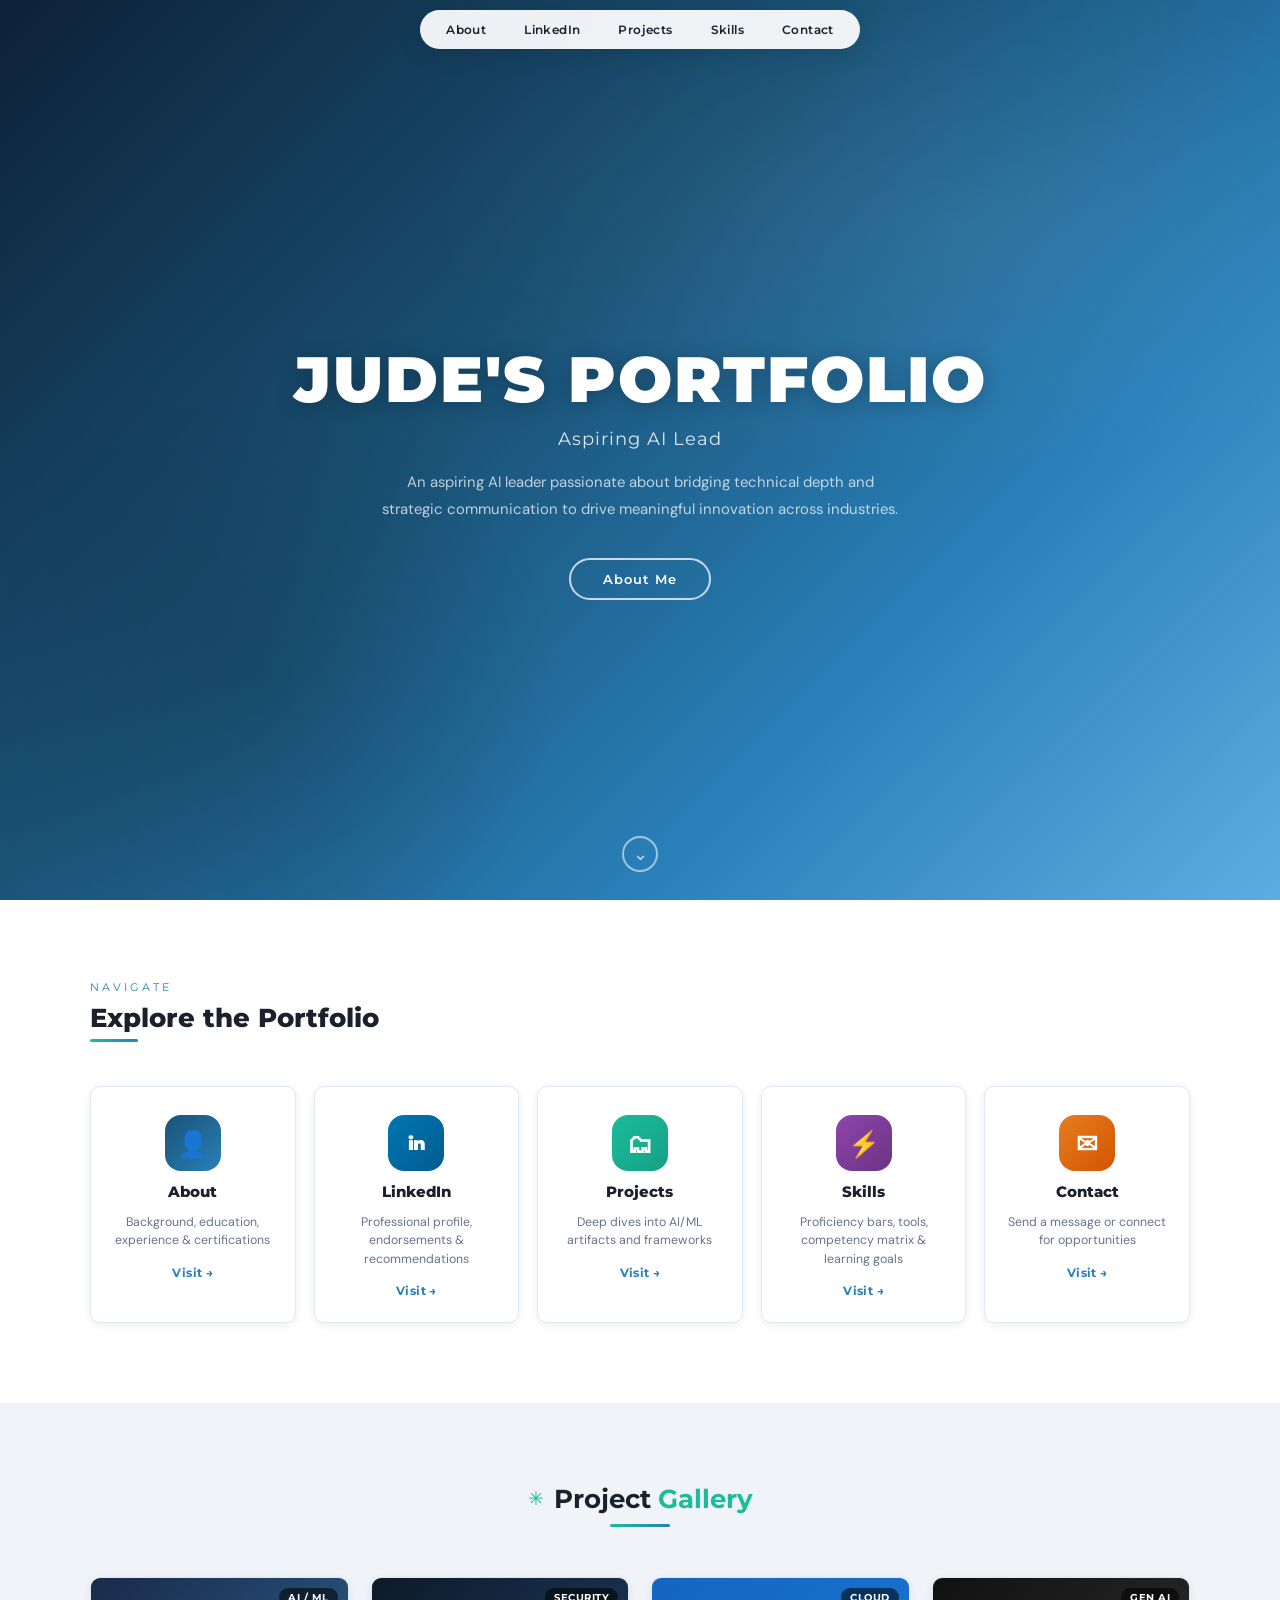
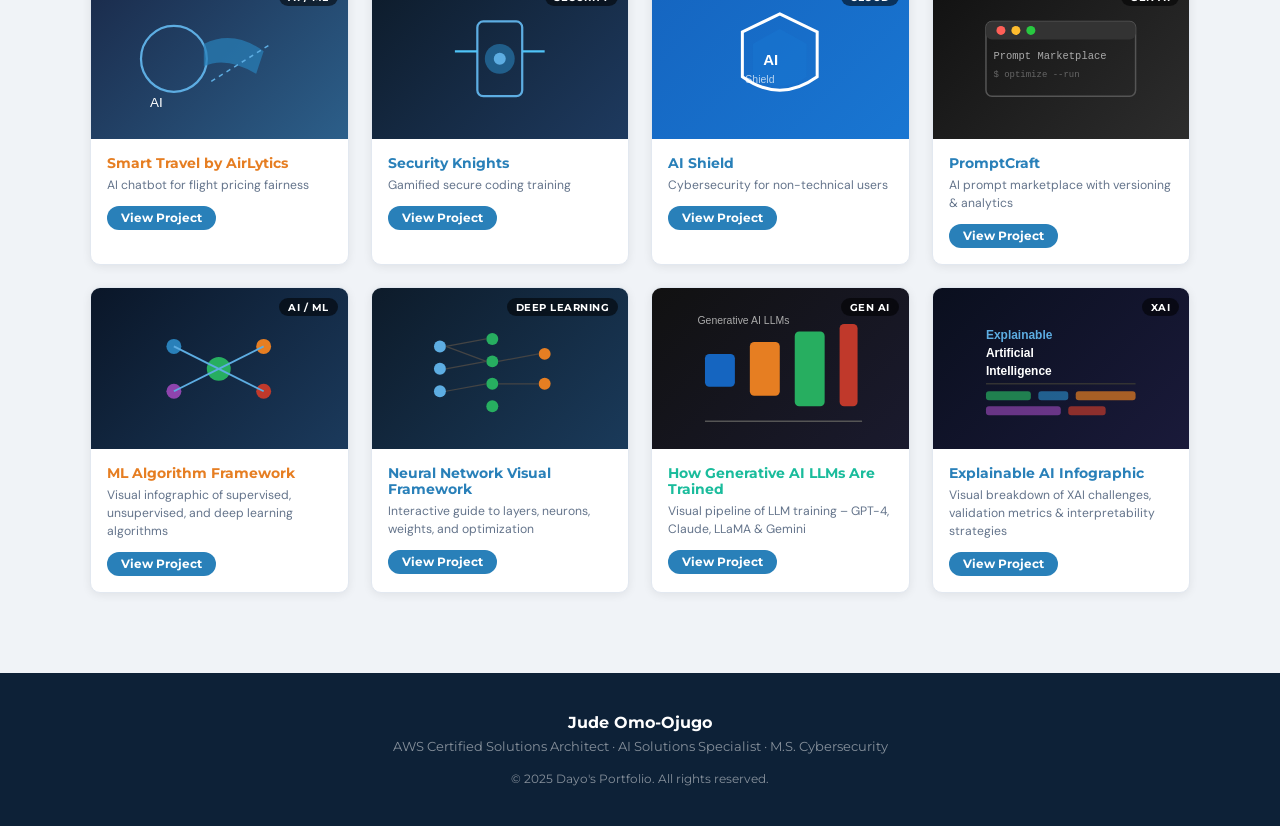
<file: index(1).html>
<!DOCTYPE html>
<html lang="en">
<head>
  <meta charset="UTF-8">
  <meta name="viewport" content="width=device-width, initial-scale=1.0">
  <title>Jude's Portfolio | Aspiring AI Lead</title>
  <link href="https://fonts.googleapis.com/css2?family=Montserrat:wght@400;600;700;900&family=DM+Sans:wght@300;400;500&display=swap" rel="stylesheet">
  <style>
    *, *::before, *::after { box-sizing: border-box; margin: 0; padding: 0; }

    :root {
      --blue-dark:   #0d2137;
      --blue-mid:    #1a5276;
      --blue-bright: #2980b9;
      --blue-light:  #5dade2;
      --green:       #1abc9c;
      --orange:      #e67e22;
      --text:        #1a202c;
      --muted:       #64748b;
      --bg:          #f0f3f7;
      --surface:     #ffffff;
      --border:      #e2e8f0;
      --radius:      10px;
      --shadow-sm:   0 2px 10px rgba(0,0,0,.07);
      --shadow-md:   0 8px 28px rgba(0,0,0,.11);
      --ease:        cubic-bezier(.4,0,.2,1);
      --font-d:      'Montserrat', sans-serif;
      --font-b:      'DM Sans', sans-serif;
    }

    html { scroll-behavior: smooth; }
    body { font-family: var(--font-b); color: var(--text); background: var(--surface); overflow-x: hidden; }
    a { text-decoration: none; color: inherit; }

    /* ── NAV ── */
    .site-nav {
      position: fixed; top: 0; left: 0; right: 0;
      z-index: 200;
      display: flex; justify-content: center;
      padding: 10px 20px;
    }
    .nav-pill {
      display: flex; gap: 2px;
      background: rgba(255,255,255,.93);
      border-radius: 40px;
      padding: 5px 8px;
      box-shadow: 0 4px 24px rgba(0,0,0,.13);
      backdrop-filter: blur(10px);
    }
    .nav-pill a {
      font-family: var(--font-d);
      font-size: .78rem; font-weight: 600; letter-spacing: .4px;
      color: var(--text);
      padding: 7px 18px; border-radius: 30px;
      transition: background .22s var(--ease), color .22s var(--ease);
    }
    .nav-pill a:hover, .nav-pill a.active {
      background: var(--blue-bright); color: #fff;
    }

    /* ── HERO ── */
    #hero {
      min-height: 100vh;
      background: linear-gradient(135deg, #0d2137 0%, #1a5276 40%, #2980b9 70%, #5dade2 100%);
      display: flex; flex-direction: column;
      align-items: center; justify-content: center;
      text-align: center;
      padding: 120px 24px 80px;
      position: relative; overflow: hidden;
    }
    #hero::before {
      content: '';
      position: absolute; inset: 0;
      background:
        radial-gradient(ellipse 60% 40% at 75% 25%, rgba(255,255,255,.06) 0%, transparent 70%),
        radial-gradient(ellipse 40% 60% at 20% 75%, rgba(0,0,0,.15) 0%, transparent 60%);
      pointer-events: none;
    }
    .hero-inner { position: relative; z-index: 1; max-width: 700px; }
    .hero-title {
      font-family: var(--font-d); font-weight: 900;
      font-size: clamp(2.4rem, 6vw, 4rem);
      color: #fff; letter-spacing: 2px; text-transform: uppercase;
      margin-bottom: 10px;
      text-shadow: 0 2px 20px rgba(0,0,0,.25);
    }
    .hero-sub {
      font-family: var(--font-d); font-size: 1.1rem; font-weight: 400;
      color: rgba(255,255,255,.85); letter-spacing: 1px; margin-bottom: 20px;
    }
    .hero-desc {
      font-size: .93rem; color: rgba(255,255,255,.72);
      line-height: 1.75; max-width: 520px; margin: 0 auto 36px;
    }
    .btn-hero {
      display: inline-block;
      padding: 11px 32px;
      border: 2px solid rgba(255,255,255,.75); border-radius: 30px;
      color: #fff; font-family: var(--font-d); font-size: .84rem; font-weight: 600;
      letter-spacing: 1px;
      transition: background .25s var(--ease);
    }
    .btn-hero:hover { background: rgba(255,255,255,.18); }
    .scroll-arrow {
      position: absolute; bottom: 28px; left: 50%; transform: translateX(-50%);
      width: 36px; height: 36px;
      border: 2px solid rgba(255,255,255,.55); border-radius: 50%;
      display: flex; align-items: center; justify-content: center;
      color: rgba(255,255,255,.75); font-size: 1.1rem;
      animation: bounce 2s infinite;
    }
    @keyframes bounce {
      0%,100% { transform: translateX(-50%) translateY(0); }
      50%      { transform: translateX(-50%) translateY(6px); }
    }

    /* ── PAGES SECTION ── */
    #pages { background: #fff; padding: 80px 40px; }
    .section-inner { max-width: 1100px; margin: 0 auto; }
    .sec-eyebrow {
      font-family: var(--font-d); font-size: .7rem; letter-spacing: 3px;
      text-transform: uppercase; color: var(--blue-bright); margin-bottom: 8px;
    }
    .sec-title {
      font-family: var(--font-d); font-size: 1.6rem; font-weight: 800;
      color: var(--text); margin-bottom: 6px;
    }
    .sec-rule {
      width: 48px; height: 3px; border-radius: 2px;
      background: linear-gradient(90deg, var(--green), var(--blue-bright));
      margin-bottom: 44px;
    }

    .pages-grid {
      display: grid;
      grid-template-columns: repeat(5, 1fr);
      gap: 18px;
    }
    .page-card {
      border: 1px solid var(--border);
      border-radius: var(--radius);
      padding: 28px 20px 24px;
      text-align: center;
      background: var(--surface);
      box-shadow: var(--shadow-sm);
      display: flex; flex-direction: column; align-items: center; gap: 12px;
      transition: transform .25s var(--ease), box-shadow .25s var(--ease), border-color .25s;
    }
    .page-card:hover {
      transform: translateY(-6px);
      box-shadow: var(--shadow-md);
      border-color: var(--blue-light);
    }
    .page-icon {
      width: 56px; height: 56px; border-radius: 16px;
      display: flex; align-items: center; justify-content: center;
      font-size: 1.6rem; font-family: var(--font-d); font-weight: 900;
      color: #fff;
    }
    .page-card h3 {
      font-family: var(--font-d); font-size: .92rem; font-weight: 800; color: var(--text);
    }
    .page-card p { font-size: .77rem; color: var(--muted); line-height: 1.5; }
    .page-arrow {
      font-family: var(--font-d); font-size: .74rem; font-weight: 700;
      color: var(--blue-bright); letter-spacing: .4px;
      margin-top: 4px;
    }

    /* ── GALLERY SECTION ── */
    #gallery { background: var(--bg); padding: 80px 40px; }

    .gallery-label {
      display: flex; align-items: center; gap: 10px;
      justify-content: center; margin-bottom: 10px;
    }
    .gallery-icon { color: var(--green); font-size: 1.2rem; }
    .gallery-label h2 {
      font-family: var(--font-d); font-size: 1.6rem; font-weight: 700; color: var(--text);
    }
    .gallery-label h2 em { color: var(--green); font-style: normal; }
    .gallery-rule {
      width: 60px; height: 3px; border-radius: 2px;
      background: linear-gradient(90deg, var(--green), var(--blue-bright));
      margin: 10px auto 50px;
    }

    .proj-grid {
      display: grid;
      grid-template-columns: repeat(4, 1fr);
      gap: 22px;
    }
    .proj-card {
      background: var(--surface);
      border-radius: var(--radius);
      overflow: hidden;
      border: 1px solid var(--border);
      box-shadow: var(--shadow-sm);
      display: block;
      transition: transform .25s var(--ease), box-shadow .25s var(--ease);
    }
    .proj-card:hover { transform: translateY(-5px); box-shadow: var(--shadow-md); }

    .proj-thumb {
      aspect-ratio: 16/10;
      display: flex; align-items: center; justify-content: center;
      position: relative; overflow: hidden;
    }
    .proj-thumb img { width: 100%; height: 100%; object-fit: cover; }
    .proj-badge {
      position: absolute; top: 10px; right: 10px;
      font-family: var(--font-d); font-size: .62rem; font-weight: 700;
      letter-spacing: .5px; text-transform: uppercase;
      background: rgba(0,0,0,.55); color: #fff;
      padding: 3px 9px; border-radius: 20px;
      backdrop-filter: blur(4px);
    }
    .proj-body { padding: 16px; }
    .proj-name {
      font-family: var(--font-d); font-size: .87rem; font-weight: 700; margin-bottom: 5px;
    }
    .proj-name.orange { color: var(--orange); }
    .proj-name.blue   { color: var(--blue-bright); }
    .proj-name.green  { color: var(--green); }
    .proj-desc { font-size: .76rem; color: var(--muted); line-height: 1.5; margin-bottom: 12px; }
    .proj-btn {
      display: inline-block;
      font-family: var(--font-d); font-size: .72rem; font-weight: 700;
      color: #fff; background: var(--blue-bright);
      padding: 5px 14px; border-radius: 20px;
      transition: background .2s;
    }
    .proj-btn:hover { background: var(--blue-mid); }

    /* ── FOOTER ── */
    footer {
      background: var(--blue-dark); color: rgba(255,255,255,.5);
      text-align: center; padding: 40px 20px;
      font-family: var(--font-d); font-size: .82rem;
    }
    footer strong { color: #fff; display: block; font-size: 1rem; margin-bottom: 6px; }

    /* ── RESPONSIVE ── */
    @media (max-width: 960px) {
      .pages-grid { grid-template-columns: repeat(3, 1fr); }
      .proj-grid  { grid-template-columns: repeat(2, 1fr); }
    }
    @media (max-width: 620px) {
      .pages-grid { grid-template-columns: repeat(2, 1fr); }
    }
  </style>
</head>
<body>

<!-- ═══════════════════════════════════════
     NAVIGATION
════════════════════════════════════════ -->
<nav class="site-nav">
  <div class="nav-pill">
    <a href="about.html">About</a>
    <a href="linkedin.html">LinkedIn</a>
    <a href="projects.html">Projects</a>
    <a href="skills.html">Skills</a>
    <a href="contact.html">Contact</a>
  </div>
</nav>

<!-- ═══════════════════════════════════════
     HERO
════════════════════════════════════════ -->
<section id="hero">
  <div class="hero-inner">
    <h1 class="hero-title">Jude's Portfolio</h1>
    <p class="hero-sub">Aspiring AI Lead</p>
    <p class="hero-desc">An aspiring AI leader passionate about bridging technical depth and strategic communication to drive meaningful innovation across industries.</p>
    <a href="about.html" class="btn-hero">About Me</a>
  </div>
  <a href="#pages" class="scroll-arrow">&#8964;</a>
</section>

<!-- ═══════════════════════════════════════
     SITE PAGES  (5 hrefs)
════════════════════════════════════════ -->
<section id="pages">
  <div class="section-inner">
    <div class="sec-eyebrow">Navigate</div>
    <h2 class="sec-title">Explore the Portfolio</h2>
    <div class="sec-rule"></div>

    <div class="pages-grid">

      <a href="about.html" class="page-card">
        <div class="page-icon" style="background:linear-gradient(135deg,#1a5276,#2980b9);">👤</div>
        <h3>About</h3>
        <p>Background, education, experience &amp; certifications</p>
        <span class="page-arrow">Visit →</span>
      </a>

      <a href="linkedin.html" class="page-card">
        <div class="page-icon" style="background:linear-gradient(135deg,#0077b5,#005b8e); font-size:1.1rem; letter-spacing:-1px;">in</div>
        <h3>LinkedIn</h3>
        <p>Professional profile, endorsements &amp; recommendations</p>
        <span class="page-arrow">Visit →</span>
      </a>

      <a href="projects.html" class="page-card">
        <div class="page-icon" style="background:linear-gradient(135deg,#1abc9c,#16a085);">🗂</div>
        <h3>Projects</h3>
        <p>Deep dives into AI/ML artifacts and frameworks</p>
        <span class="page-arrow">Visit →</span>
      </a>

      <a href="skills.html" class="page-card">
        <div class="page-icon" style="background:linear-gradient(135deg,#8e44ad,#6c3483);">⚡</div>
        <h3>Skills</h3>
        <p>Proficiency bars, tools, competency matrix &amp; learning goals</p>
        <span class="page-arrow">Visit →</span>
      </a>

      <a href="contact.html" class="page-card">
        <div class="page-icon" style="background:linear-gradient(135deg,#e67e22,#d35400);">✉</div>
        <h3>Contact</h3>
        <p>Send a message or connect for opportunities</p>
        <span class="page-arrow">Visit →</span>
      </a>

    </div>
  </div>
</section>

<!-- ═══════════════════════════════════════
     PROJECT GALLERY  (8 hrefs)
════════════════════════════════════════ -->
<section id="gallery">
  <div class="section-inner">

    <div class="gallery-label">
      <span class="gallery-icon">✳</span>
      <h2>Project <em>Gallery</em></h2>
    </div>
    <div class="gallery-rule"></div>

    <div class="proj-grid">

      <!-- ① Smart Travel by AirLytics -->
      <a href="projects.html#airlytics" class="proj-card">
        <div class="proj-thumb" style="background:linear-gradient(135deg,#1a2a4a,#2c5f8a);">
          <svg viewBox="0 0 120 80" width="70%" xmlns="http://www.w3.org/2000/svg">
            <circle cx="30" cy="40" r="22" fill="none" stroke="#5dade2" stroke-width="1.5"/>
            <path d="M50 30 Q70 20 90 35 L85 50 Q65 38 50 45Z" fill="#2980b9" opacity=".7"/>
            <text x="14" y="72" font-size="9" fill="#fff" font-family="sans-serif">AI</text>
            <line x1="55" y1="55" x2="95" y2="30" stroke="#5dade2" stroke-width="1" stroke-dasharray="3"/>
          </svg>
          <span class="proj-badge">AI / ML</span>
        </div>
        <div class="proj-body">
          <div class="proj-name orange">Smart Travel by AirLytics</div>
          <div class="proj-desc">AI chatbot for flight pricing fairness</div>
          <span class="proj-btn">View Project</span>
        </div>
      </a>

      <!-- ② Security Knights -->
      <a href="projects.html#security" class="proj-card">
        <div class="proj-thumb" style="background:linear-gradient(135deg,#0d1b2a,#1e3a5f);">
          <svg viewBox="0 0 120 80" width="70%" xmlns="http://www.w3.org/2000/svg">
            <rect x="45" y="15" width="30" height="50" rx="4" fill="none" stroke="#5dade2" stroke-width="1.5"/>
            <circle cx="60" cy="40" r="10" fill="#2980b9" opacity=".6"/>
            <path d="M30 35 L45 35 M75 35 L90 35" stroke="#4fc3f7" stroke-width="1.5"/>
            <circle cx="60" cy="40" r="4" fill="#5dade2"/>
          </svg>
          <span class="proj-badge">Security</span>
        </div>
        <div class="proj-body">
          <div class="proj-name blue">Security Knights</div>
          <div class="proj-desc">Gamified secure coding training</div>
          <span class="proj-btn">View Project</span>
        </div>
      </a>

      <!-- ③ AI Shield -->
      <a href="projects.html#aishield" class="proj-card">
        <div class="proj-thumb" style="background:linear-gradient(135deg,#1565c0,#1976d2);">
          <svg viewBox="0 0 120 80" width="70%" xmlns="http://www.w3.org/2000/svg">
            <path d="M60 10 L85 22 L85 52 Q60 70 35 52 L35 22Z" fill="none" stroke="#fff" stroke-width="2"/>
            <path d="M60 20 L78 30 L78 52 Q60 64 42 52 L42 30Z" fill="#1976d2" opacity=".5"/>
            <text x="49" y="44" font-size="10" fill="#fff" font-weight="bold" font-family="sans-serif">AI</text>
            <text x="37" y="56" font-size="7" fill="rgba(255,255,255,.7)" font-family="sans-serif">Shield</text>
          </svg>
          <span class="proj-badge">Cloud</span>
        </div>
        <div class="proj-body">
          <div class="proj-name blue">AI Shield</div>
          <div class="proj-desc">Cybersecurity for non-technical users</div>
          <span class="proj-btn">View Project</span>
        </div>
      </a>

      <!-- ④ PromptCraft -->
      <a href="projects.html#promptcraft" class="proj-card">
        <div class="proj-thumb" style="background:linear-gradient(135deg,#111,#2d2d2d);">
          <svg viewBox="0 0 120 80" width="70%" xmlns="http://www.w3.org/2000/svg">
            <rect x="10" y="15" width="100" height="50" rx="4" fill="none" stroke="#555" stroke-width="1"/>
            <rect x="10" y="15" width="100" height="12" rx="4" fill="#333"/>
            <circle cx="20" cy="21" r="3" fill="#ff5f57"/>
            <circle cx="30" cy="21" r="3" fill="#febc2e"/>
            <circle cx="40" cy="21" r="3" fill="#28c840"/>
            <text x="15" y="40" font-size="7" fill="#aaa" font-family="monospace">Prompt Marketplace</text>
            <text x="15" y="52" font-size="6" fill="#666" font-family="monospace">$ optimize --run</text>
          </svg>
          <span class="proj-badge">Gen AI</span>
        </div>
        <div class="proj-body">
          <div class="proj-name blue">PromptCraft</div>
          <div class="proj-desc">AI prompt marketplace with versioning &amp; analytics</div>
          <span class="proj-btn">View Project</span>
        </div>
      </a>

      <!-- ⑤ ML Algorithm Framework -->
      <a href="projects.html#project1" class="proj-card">
        <div class="proj-thumb" style="background:linear-gradient(135deg,#0a1628,#1b3a5c);">
          <svg viewBox="0 0 120 80" width="70%" xmlns="http://www.w3.org/2000/svg">
            <circle cx="60" cy="40" r="8" fill="#27ae60"/>
            <circle cx="30" cy="25" r="5" fill="#2980b9"/>
            <circle cx="90" cy="25" r="5" fill="#e67e22"/>
            <circle cx="30" cy="55" r="5" fill="#8e44ad"/>
            <circle cx="90" cy="55" r="5" fill="#c0392b"/>
            <line x1="60" y1="40" x2="30" y2="25" stroke="#5dade2" stroke-width="1.2"/>
            <line x1="60" y1="40" x2="90" y2="25" stroke="#5dade2" stroke-width="1.2"/>
            <line x1="60" y1="40" x2="30" y2="55" stroke="#5dade2" stroke-width="1.2"/>
            <line x1="60" y1="40" x2="90" y2="55" stroke="#5dade2" stroke-width="1.2"/>
          </svg>
          <span class="proj-badge">AI / ML</span>
        </div>
        <div class="proj-body">
          <div class="proj-name orange">ML Algorithm Framework</div>
          <div class="proj-desc">Visual infographic of supervised, unsupervised, and deep learning algorithms</div>
          <span class="proj-btn">View Project</span>
        </div>
      </a>

      <!-- ⑥ Neural Network Visual Framework -->
      <a href="projects.html#project2" class="proj-card">
        <div class="proj-thumb" style="background:linear-gradient(135deg,#0d1b2a,#1a3a5a);">
          <svg viewBox="0 0 120 80" width="70%" xmlns="http://www.w3.org/2000/svg">
            <circle cx="20" cy="25" r="4" fill="#5dade2"/>
            <circle cx="20" cy="40" r="4" fill="#5dade2"/>
            <circle cx="20" cy="55" r="4" fill="#5dade2"/>
            <circle cx="55" cy="20" r="4" fill="#27ae60"/>
            <circle cx="55" cy="35" r="4" fill="#27ae60"/>
            <circle cx="55" cy="50" r="4" fill="#27ae60"/>
            <circle cx="55" cy="65" r="4" fill="#27ae60"/>
            <circle cx="90" cy="30" r="4" fill="#e67e22"/>
            <circle cx="90" cy="50" r="4" fill="#e67e22"/>
            <line x1="24" y1="25" x2="51" y2="20" stroke="#444" stroke-width=".8"/>
            <line x1="24" y1="25" x2="51" y2="35" stroke="#444" stroke-width=".8"/>
            <line x1="24" y1="40" x2="51" y2="35" stroke="#444" stroke-width=".8"/>
            <line x1="24" y1="55" x2="51" y2="50" stroke="#444" stroke-width=".8"/>
            <line x1="59" y1="35" x2="86" y2="30" stroke="#444" stroke-width=".8"/>
            <line x1="59" y1="50" x2="86" y2="50" stroke="#444" stroke-width=".8"/>
          </svg>
          <span class="proj-badge">Deep Learning</span>
        </div>
        <div class="proj-body">
          <div class="proj-name blue">Neural Network Visual Framework</div>
          <div class="proj-desc">Interactive guide to layers, neurons, weights, and optimization</div>
          <span class="proj-btn">View Project</span>
        </div>
      </a>

      <!-- ⑦ How Generative AI LLMs Are Trained -->
      <a href="projects.html#project3" class="proj-card">
        <div class="proj-thumb" style="background:linear-gradient(135deg,#111,#1a1a2e);">
          <svg viewBox="0 0 120 80" width="70%" xmlns="http://www.w3.org/2000/svg">
            <rect x="10" y="30" width="20" height="22" rx="3" fill="#1565c0"/>
            <rect x="40" y="22" width="20" height="36" rx="3" fill="#e67e22"/>
            <rect x="70" y="15" width="20" height="50" rx="3" fill="#27ae60"/>
            <rect x="100" y="10" width="12" height="55" rx="3" fill="#c0392b"/>
            <line x1="10" y1="75" x2="115" y2="75" stroke="#555" stroke-width="1"/>
            <text x="5" y="10" font-size="7" fill="#aaa" font-family="sans-serif">Generative AI LLMs</text>
          </svg>
          <span class="proj-badge">Gen AI</span>
        </div>
        <div class="proj-body">
          <div class="proj-name green">How Generative AI LLMs Are Trained</div>
          <div class="proj-desc">Visual pipeline of LLM training – GPT-4, Claude, LLaMA &amp; Gemini</div>
          <span class="proj-btn">View Project</span>
        </div>
      </a>

      <!-- ⑧ Explainable AI Infographic -->
      <a href="projects.html#project4" class="proj-card">
        <div class="proj-thumb" style="background:linear-gradient(135deg,#0a0f1e,#1a1a3a);">
          <svg viewBox="0 0 120 80" width="70%" xmlns="http://www.w3.org/2000/svg">
            <text x="10" y="20" font-size="8" fill="#5dade2" font-family="sans-serif" font-weight="bold">Explainable</text>
            <text x="10" y="32" font-size="8" fill="#fff" font-family="sans-serif" font-weight="bold">Artificial</text>
            <text x="10" y="44" font-size="8" fill="#fff" font-family="sans-serif" font-weight="bold">Intelligence</text>
            <line x1="10" y1="50" x2="110" y2="50" stroke="#333" stroke-width="1"/>
            <rect x="10" y="55" width="30" height="6" rx="2" fill="#27ae60" opacity=".7"/>
            <rect x="45" y="55" width="20" height="6" rx="2" fill="#2980b9" opacity=".7"/>
            <rect x="70" y="55" width="40" height="6" rx="2" fill="#e67e22" opacity=".7"/>
            <rect x="10" y="65" width="50" height="6" rx="2" fill="#8e44ad" opacity=".7"/>
            <rect x="65" y="65" width="25" height="6" rx="2" fill="#c0392b" opacity=".7"/>
          </svg>
          <span class="proj-badge">XAI</span>
        </div>
        <div class="proj-body">
          <div class="proj-name blue">Explainable AI Infographic</div>
          <div class="proj-desc">Visual breakdown of XAI challenges, validation metrics &amp; interpretability strategies</div>
          <span class="proj-btn">View Project</span>
        </div>
      </a>

    </div><!-- /proj-grid -->
  </div>
</section>

<!-- ═══════════════════════════════════════
     FOOTER
════════════════════════════════════════ -->
<footer>
  <strong>Jude Omo-Ojugo</strong>
  AWS Certified Solutions Architect · AI Solutions Specialist · M.S. Cybersecurity
  <br><br>
  <span style="font-size:.74rem;">© 2025 Dayo's Portfolio. All rights reserved.</span>
</footer>

</body>
</html>
</file>
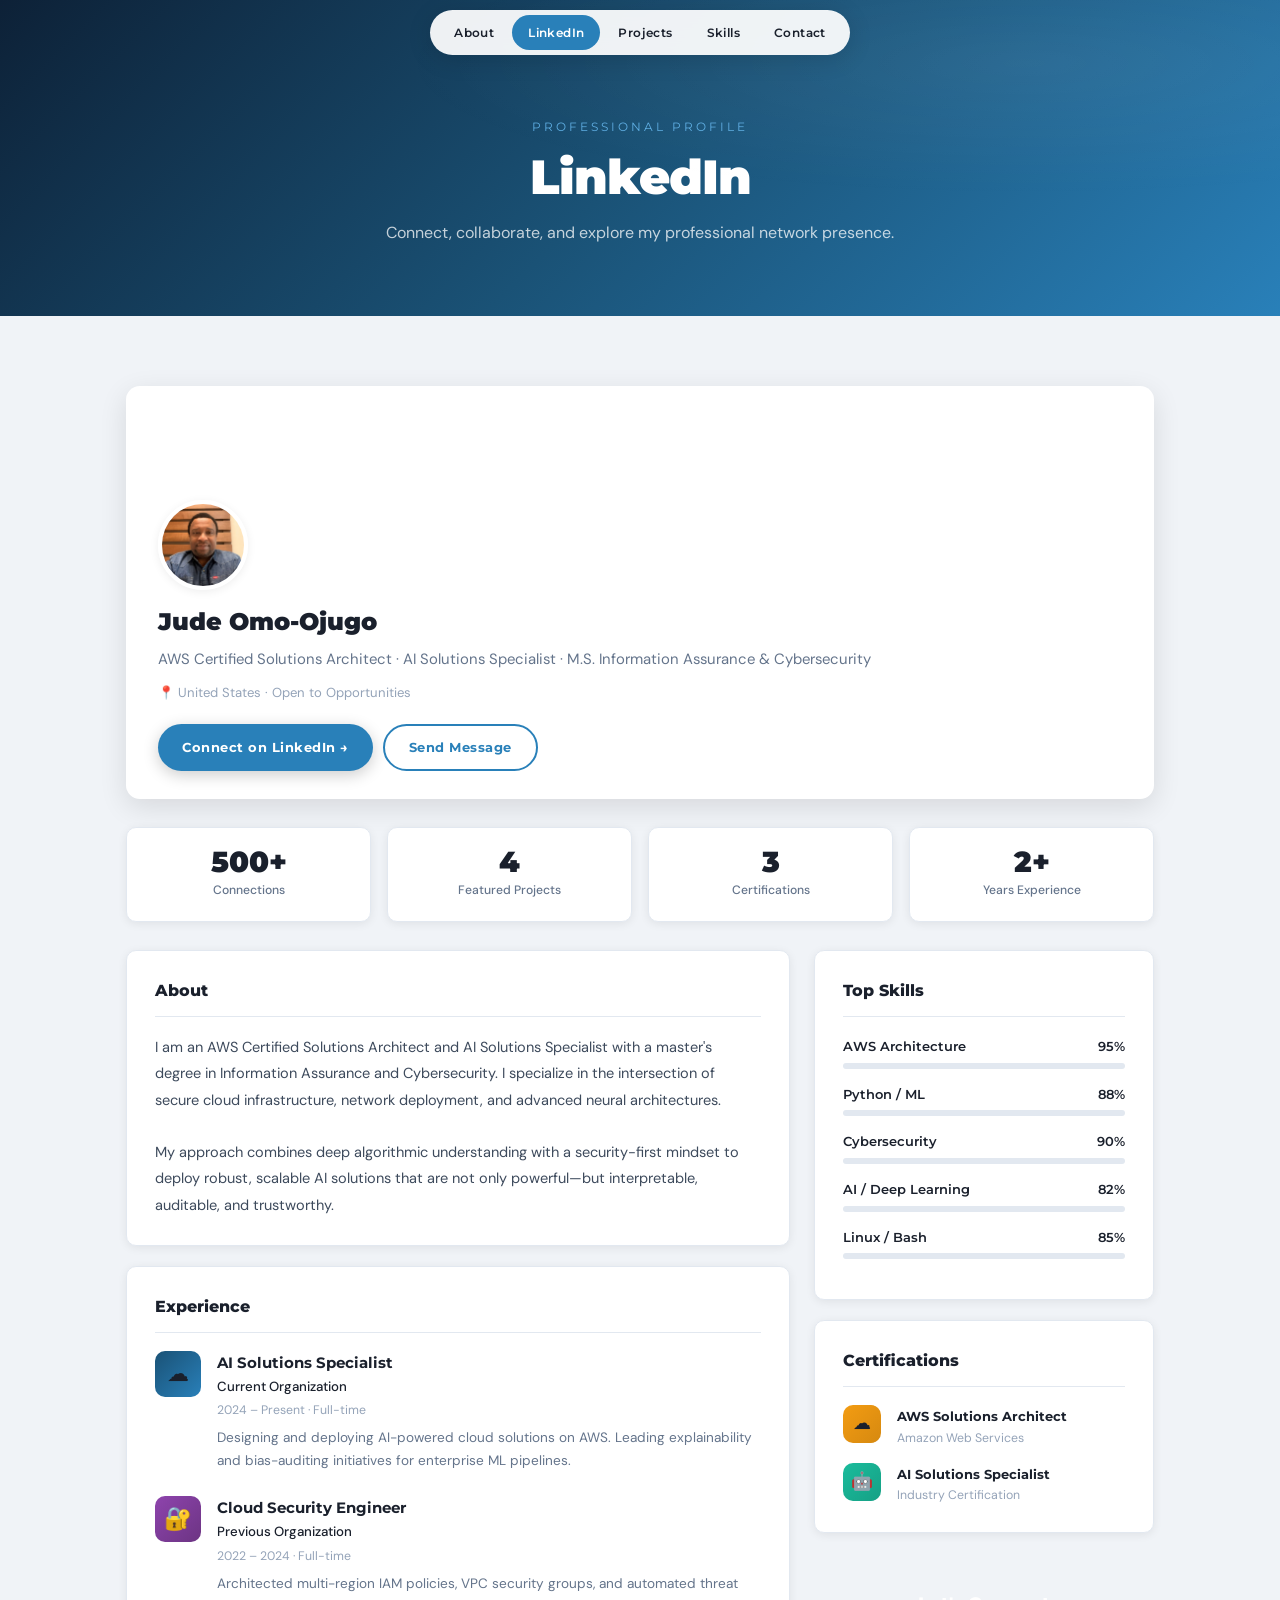
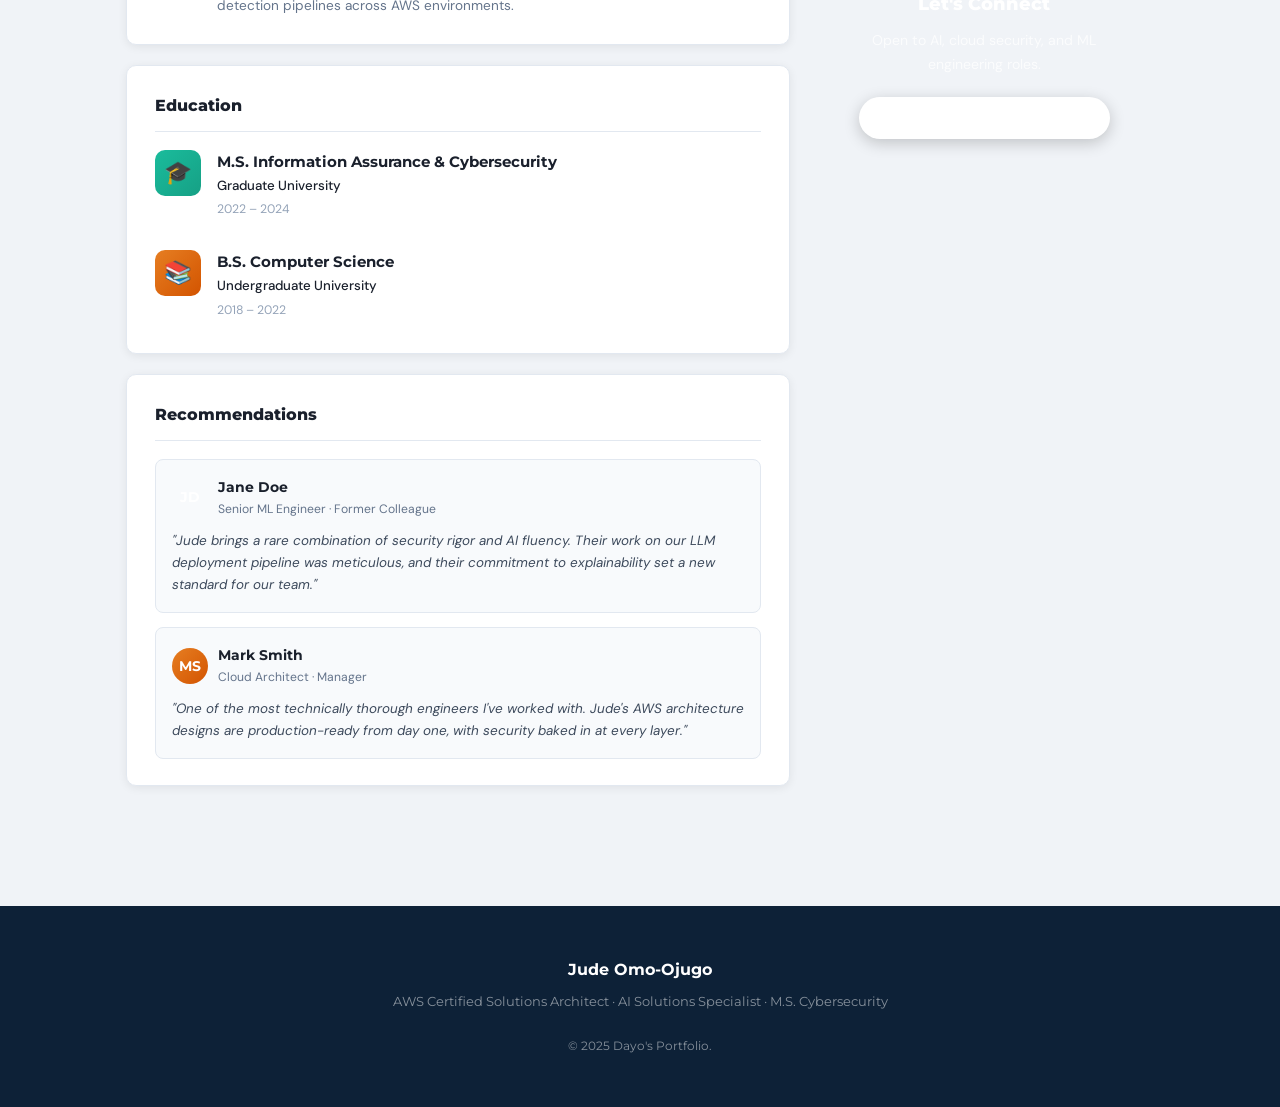
<file: linkedin.html>
<!DOCTYPE html>
<html lang="en">
<head>
  <meta charset="UTF-8">
  <meta name="viewport" content="width=device-width, initial-scale=1.0">
  <title>LinkedIn — Dayo's Portfolio</title>
  <link rel="stylesheet" href="theme.css">
  <style>
    .li-profile-card { background:var(--c-surface); border-radius:14px; overflow:hidden; box-shadow:var(--shadow-md); margin-bottom:28px; }
    .li-cover { height:160px; background:linear-gradient(135deg,var(--c-hero-dark) 0%,var(--c-hero-bright) 60%,var(--c-hero-light) 100%); position:relative; }
    .li-avatar-wrap { position:absolute; bottom:-44px; left:32px; }
    .li-avatar { width:90px; height:90px; border-radius:50%; border:4px solid #fff; background:linear-gradient(135deg,#1a5276,#5dade2); object-fit:cover; box-shadow:var(--shadow-sm); }
    .li-info { padding:56px 32px 28px; }
    .li-name { font-family:var(--font-display); font-size:1.5rem; font-weight:900; margin-bottom:4px; }
    .li-headline { font-size:.93rem; color:var(--c-muted); margin-bottom:10px; }
    .li-location { font-size:.82rem; color:var(--c-faint); margin-bottom:20px; }
    .li-actions { display:flex; gap:10px; flex-wrap:wrap; }
    .li-stats { display:grid; grid-template-columns:repeat(4,1fr); gap:16px; margin-bottom:28px; }
    .li-stat { background:var(--c-surface); border:1px solid var(--c-border); border-radius:var(--radius); padding:20px; text-align:center; box-shadow:var(--shadow-sm); }
    .li-stat__num { font-family:var(--font-display); font-size:1.8rem; font-weight:900; color:var(--c-hero-bright); line-height:1; margin-bottom:4px; }
    .li-stat__label { font-size:.76rem; color:var(--c-muted); font-weight:500; }
    .li-columns { display:grid; grid-template-columns:1fr 340px; gap:24px; }
    .li-section { background:var(--c-surface); border:1px solid var(--c-border); border-radius:var(--radius); padding:26px 28px; box-shadow:var(--shadow-sm); margin-bottom:20px; }
    .li-section h3 { font-family:var(--font-display); font-size:1rem; font-weight:800; margin-bottom:18px; padding-bottom:12px; border-bottom:1px solid var(--c-border); }
    .li-about-text { font-size:.91rem; color:#3d4a5c; line-height:1.8; }
    .li-entry { display:flex; gap:16px; margin-bottom:24px; }
    .li-entry:last-child { margin-bottom:0; }
    .li-entry-icon { width:46px; height:46px; border-radius:10px; flex-shrink:0; display:flex; align-items:center; justify-content:center; font-size:1.4rem; }
    .li-entry-title { font-family:var(--font-display); font-size:.92rem; font-weight:700; }
    .li-entry-org { font-size:.83rem; color:var(--c-hero-bright); font-weight:500; }
    .li-entry-meta { font-size:.77rem; color:var(--c-faint); margin:2px 0 6px; }
    .li-entry-desc { font-size:.85rem; color:var(--c-muted); line-height:1.65; }
    .skill-bar-item { margin-bottom:14px; }
    .skill-bar-label { display:flex; justify-content:space-between; font-size:.83rem; font-weight:600; color:var(--c-text); margin-bottom:5px; font-family:var(--font-display); }
    .skill-bar-track { height:6px; background:var(--c-border); border-radius:3px; overflow:hidden; }
    .skill-bar-fill { height:100%; border-radius:3px; background:linear-gradient(90deg,var(--c-hero-bright),var(--c-green)); }
    .rec-card { background:#f8fafc; border:1px solid var(--c-border); border-radius:8px; padding:16px; margin-bottom:14px; }
    .rec-card:last-child { margin-bottom:0; }
    .rec-author { display:flex; gap:10px; align-items:center; margin-bottom:10px; }
    .rec-avatar { width:36px; height:36px; border-radius:50%; background:linear-gradient(135deg,var(--c-hero-mid),var(--c-green)); display:flex; align-items:center; justify-content:center; color:#fff; font-weight:700; font-size:.85rem; font-family:var(--font-display); flex-shrink:0; }
    .rec-name { font-family:var(--font-display); font-size:.85rem; font-weight:700; }
    .rec-role { font-size:.76rem; color:var(--c-muted); }
    .rec-text { font-size:.84rem; color:#3d4a5c; line-height:1.65; font-style:italic; }
    .li-cta { background:linear-gradient(135deg,var(--c-hero-dark),var(--c-hero-mid)); border-radius:14px; padding:36px 32px; text-align:center; color:#fff; margin-top:8px; }
    .li-cta h3 { font-family:var(--font-display); font-size:1.1rem; font-weight:800; margin-bottom:10px; }
    .li-cta p { font-size:.88rem; color:rgba(255,255,255,.75); margin-bottom:20px; }
    @media(max-width:860px){ .li-stats{grid-template-columns:repeat(2,1fr);} .li-columns{grid-template-columns:1fr;} }
  </style>
</head>
<body>
<nav class="site-nav">
  <div class="nav-pill">
    <a href="about.html">About</a>
    <a href="linkedin.html" class="active">LinkedIn</a>
    <a href="projects.html">Projects</a>
    <a href="skills.html">Skills</a>
    <a href="contact.html">Contact</a>
  </div>
</nav>
<header class="page-hero">
  <p class="page-hero__eyebrow fade-up">Professional Profile</p>
  <h1 class="page-hero__title fade-up delay-1">LinkedIn</h1>
  <p class="page-hero__sub fade-up delay-2">Connect, collaborate, and explore my professional network presence.</p>
</header>
<div class="page-body">
  <!-- Profile card -->
  <div class="li-profile-card fade-up">
    <div class="li-cover"><div class="li-avatar-wrap"><img src="your-image.jpg" alt="Jude" class="li-avatar"></div></div>
    <div class="li-info">
      <div class="li-name">Jude Omo-Ojugo</div>
      <div class="li-headline">AWS Certified Solutions Architect · AI Solutions Specialist · M.S. Information Assurance &amp; Cybersecurity</div>
      <div class="li-location">📍 United States · Open to Opportunities</div>
      <div class="li-actions">
        <a href="https://linkedin.com" target="_blank" class="btn btn-primary">Connect on LinkedIn →</a>
        <a href="contact.html" class="btn btn-outline">Send Message</a>
      </div>
    </div>
  </div>
  <!-- Stats -->
  <div class="li-stats fade-up delay-1">
    <div class="li-stat"><div class="li-stat__num">500+</div><div class="li-stat__label">Connections</div></div>
    <div class="li-stat"><div class="li-stat__num">4</div><div class="li-stat__label">Featured Projects</div></div>
    <div class="li-stat"><div class="li-stat__num">3</div><div class="li-stat__label">Certifications</div></div>
    <div class="li-stat"><div class="li-stat__num">2+</div><div class="li-stat__label">Years Experience</div></div>
  </div>
  <!-- Columns -->
  <div class="li-columns fade-up delay-2">
    <div>
      <div class="li-section">
        <h3>About</h3>
        <p class="li-about-text">I am an AWS Certified Solutions Architect and AI Solutions Specialist with a master's degree in Information Assurance and Cybersecurity. I specialize in the intersection of secure cloud infrastructure, network deployment, and advanced neural architectures.<br><br>My approach combines deep algorithmic understanding with a security-first mindset to deploy robust, scalable AI solutions that are not only powerful—but interpretable, auditable, and trustworthy.</p>
      </div>
      <div class="li-section">
        <h3>Experience</h3>
        <div class="li-entry"><div class="li-entry-icon" style="background:linear-gradient(135deg,#1a5276,#2980b9);">☁</div><div><div class="li-entry-title">AI Solutions Specialist</div><div class="li-entry-org">Current Organization</div><div class="li-entry-meta">2024 – Present · Full-time</div><div class="li-entry-desc">Designing and deploying AI-powered cloud solutions on AWS. Leading explainability and bias-auditing initiatives for enterprise ML pipelines.</div></div></div>
        <div class="li-entry"><div class="li-entry-icon" style="background:linear-gradient(135deg,#8e44ad,#6c3483);">🔐</div><div><div class="li-entry-title">Cloud Security Engineer</div><div class="li-entry-org">Previous Organization</div><div class="li-entry-meta">2022 – 2024 · Full-time</div><div class="li-entry-desc">Architected multi-region IAM policies, VPC security groups, and automated threat detection pipelines across AWS environments.</div></div></div>
      </div>
      <div class="li-section">
        <h3>Education</h3>
        <div class="li-entry"><div class="li-entry-icon" style="background:linear-gradient(135deg,#1abc9c,#16a085);">🎓</div><div><div class="li-entry-title">M.S. Information Assurance &amp; Cybersecurity</div><div class="li-entry-org">Graduate University</div><div class="li-entry-meta">2022 – 2024</div></div></div>
        <div class="li-entry"><div class="li-entry-icon" style="background:linear-gradient(135deg,#e67e22,#d35400);">📚</div><div><div class="li-entry-title">B.S. Computer Science</div><div class="li-entry-org">Undergraduate University</div><div class="li-entry-meta">2018 – 2022</div></div></div>
      </div>
      <div class="li-section">
        <h3>Recommendations</h3>
        <div class="rec-card"><div class="rec-author"><div class="rec-avatar">JD</div><div><div class="rec-name">Jane Doe</div><div class="rec-role">Senior ML Engineer · Former Colleague</div></div></div><p class="rec-text">"Jude brings a rare combination of security rigor and AI fluency. Their work on our LLM deployment pipeline was meticulous, and their commitment to explainability set a new standard for our team."</p></div>
        <div class="rec-card"><div class="rec-author"><div class="rec-avatar" style="background:linear-gradient(135deg,#e67e22,#d35400);">MS</div><div><div class="rec-name">Mark Smith</div><div class="rec-role">Cloud Architect · Manager</div></div></div><p class="rec-text">"One of the most technically thorough engineers I've worked with. Jude's AWS architecture designs are production-ready from day one, with security baked in at every layer."</p></div>
      </div>
    </div>
    <div>
      <div class="li-section">
        <h3>Top Skills</h3>
        <div class="skill-bar-item"><div class="skill-bar-label"><span>AWS Architecture</span><span>95%</span></div><div class="skill-bar-track"><div class="skill-bar-fill" style="width:95%"></div></div></div>
        <div class="skill-bar-item"><div class="skill-bar-label"><span>Python / ML</span><span>88%</span></div><div class="skill-bar-track"><div class="skill-bar-fill" style="width:88%"></div></div></div>
        <div class="skill-bar-item"><div class="skill-bar-label"><span>Cybersecurity</span><span>90%</span></div><div class="skill-bar-track"><div class="skill-bar-fill" style="width:90%"></div></div></div>
        <div class="skill-bar-item"><div class="skill-bar-label"><span>AI / Deep Learning</span><span>82%</span></div><div class="skill-bar-track"><div class="skill-bar-fill" style="width:82%"></div></div></div>
        <div class="skill-bar-item"><div class="skill-bar-label"><span>Linux / Bash</span><span>85%</span></div><div class="skill-bar-track"><div class="skill-bar-fill" style="width:85%"></div></div></div>
      </div>
      <div class="li-section">
        <h3>Certifications</h3>
        <div class="li-entry" style="margin-bottom:14px;"><div class="li-entry-icon" style="background:linear-gradient(135deg,#f39c12,#d68910);width:38px;height:38px;font-size:1.1rem;">☁</div><div><div class="li-entry-title" style="font-size:.83rem;">AWS Solutions Architect</div><div class="li-entry-meta" style="margin:0;">Amazon Web Services</div></div></div>
        <div class="li-entry" style="margin-bottom:0;"><div class="li-entry-icon" style="background:linear-gradient(135deg,#1abc9c,#16a085);width:38px;height:38px;font-size:1.1rem;">🤖</div><div><div class="li-entry-title" style="font-size:.83rem;">AI Solutions Specialist</div><div class="li-entry-meta" style="margin:0;">Industry Certification</div></div></div>
      </div>
      <div class="li-cta"><h3>Let's Connect</h3><p>Open to AI, cloud security, and ML engineering roles.</p><a href="https://linkedin.com" target="_blank" class="btn btn-primary" style="background:#fff;color:var(--c-hero-dark);">View Full LinkedIn Profile →</a></div>
    </div>
  </div>
</div>
<footer class="site-footer"><strong>Jude Omo-Ojugo</strong>AWS Certified Solutions Architect · AI Solutions Specialist · M.S. Cybersecurity<br><br><span style="font-size:.75rem;">© 2025 Dayo's Portfolio.</span></footer>
</body>
</html>
</file>
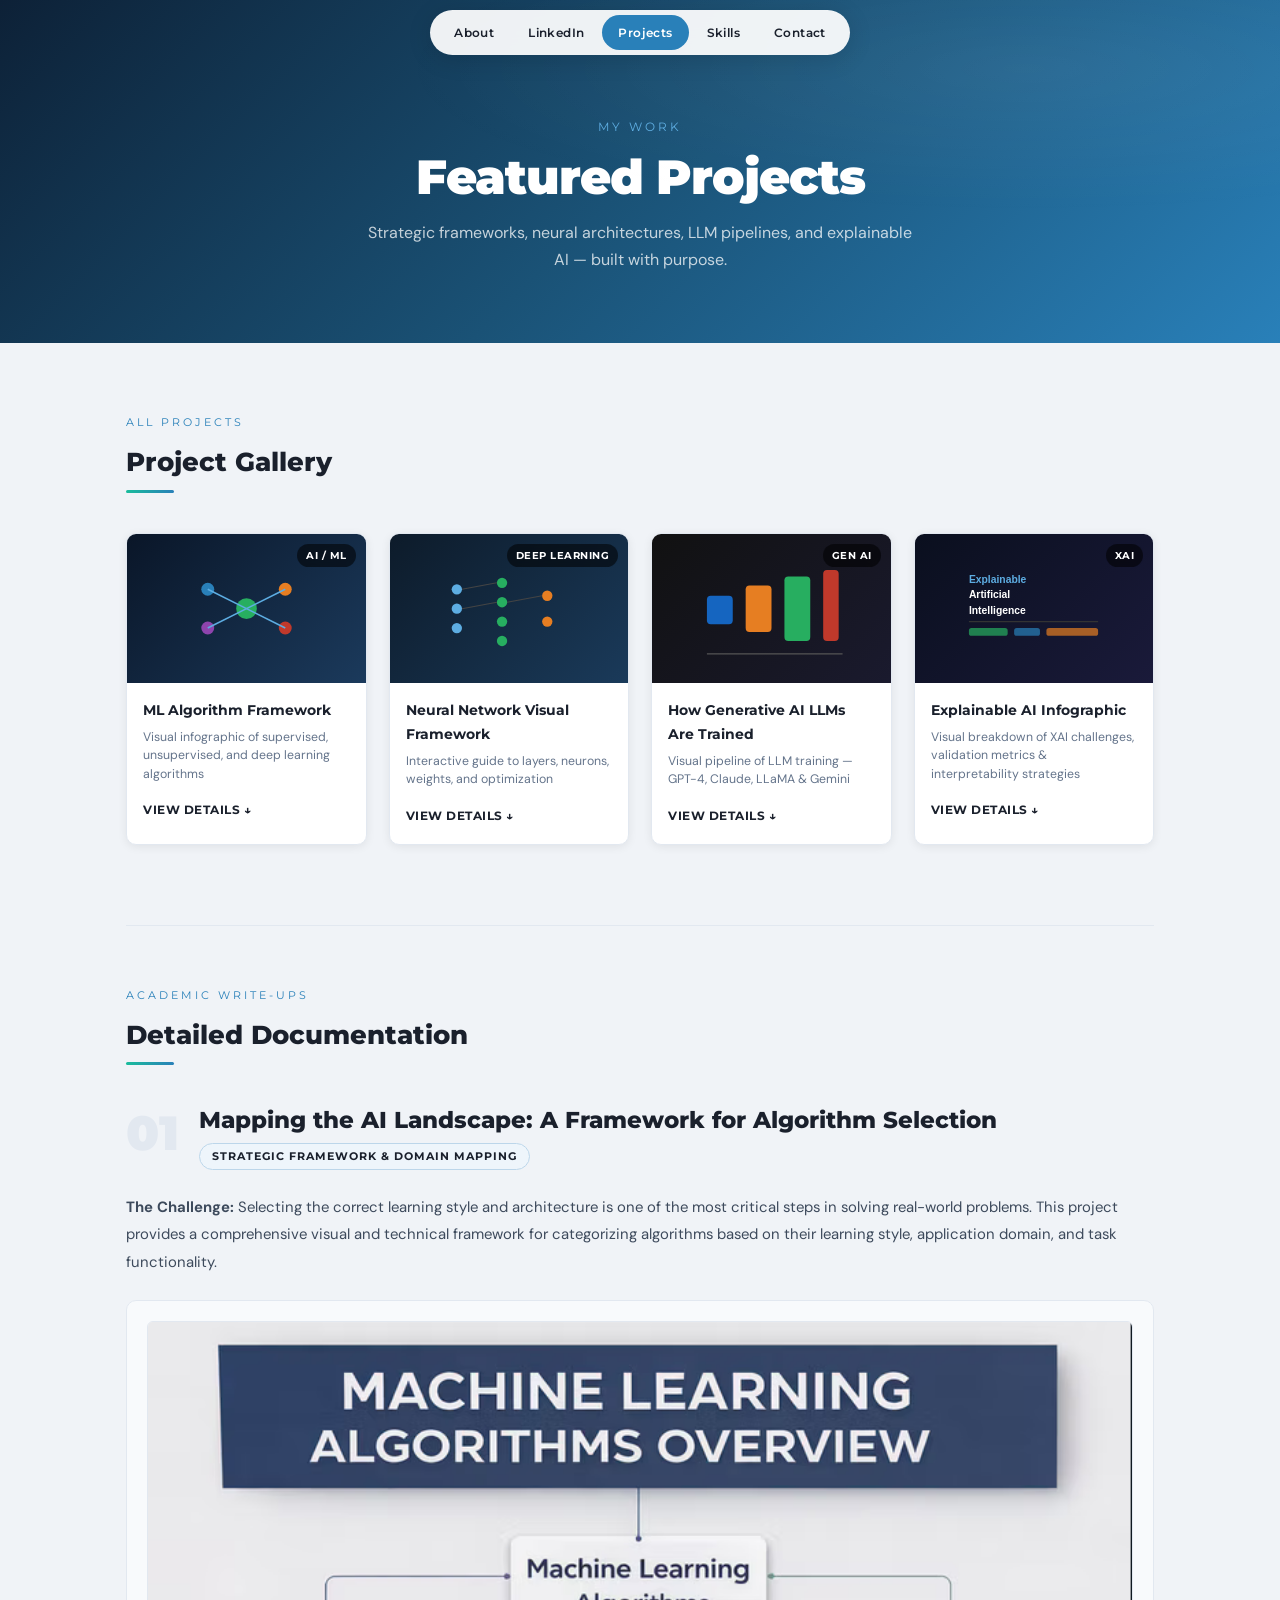
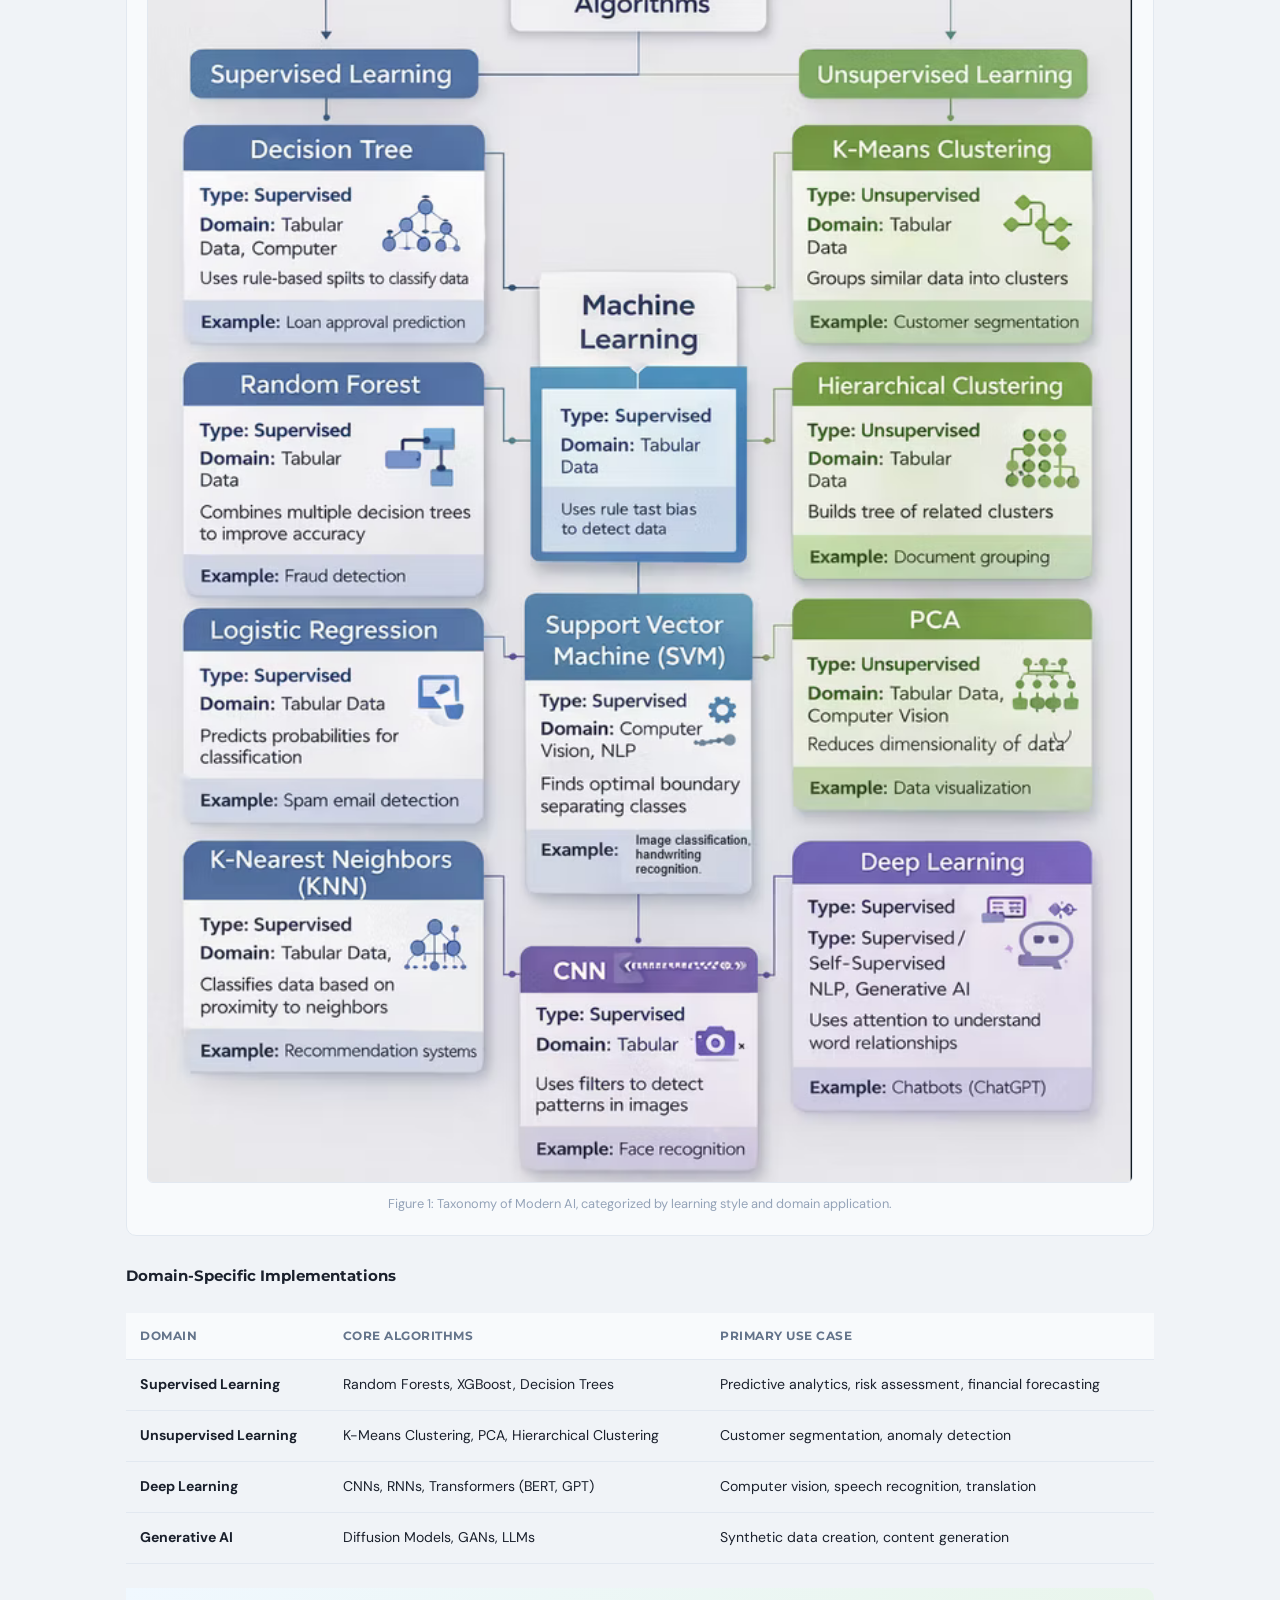
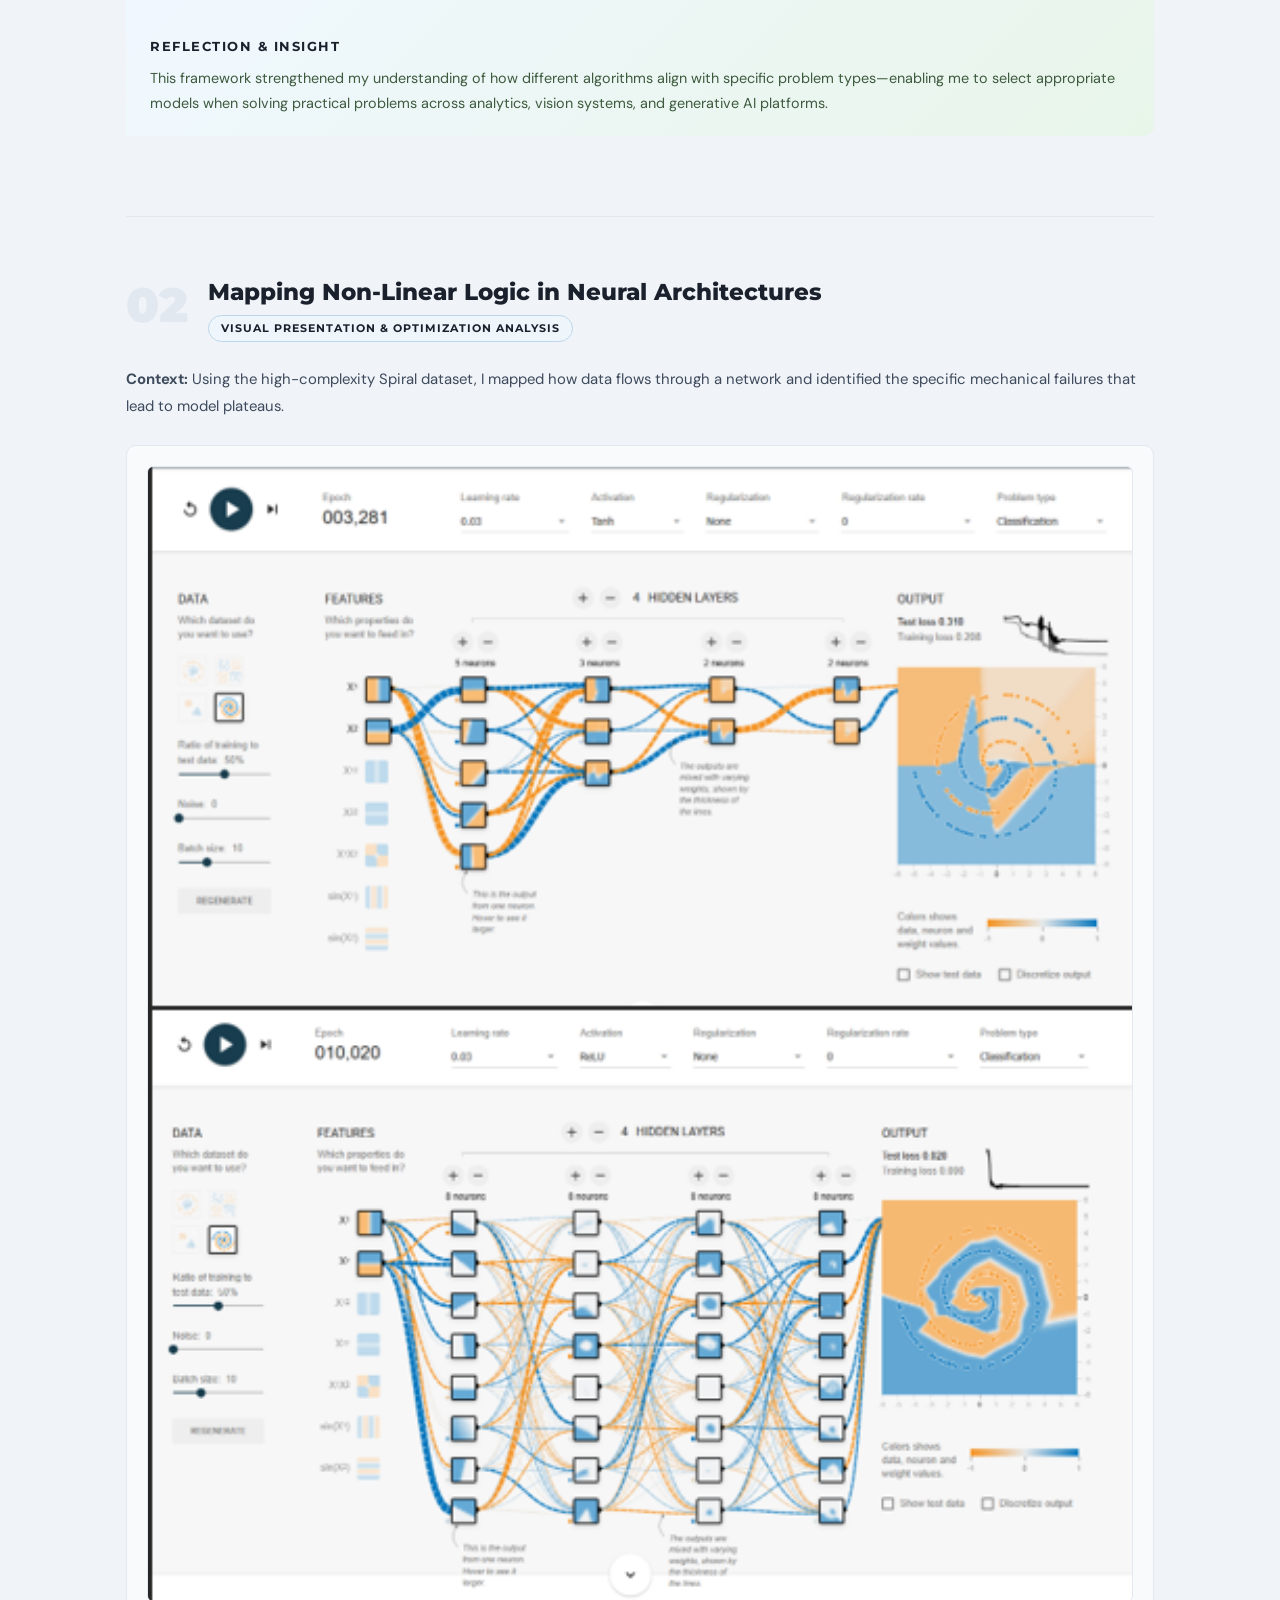
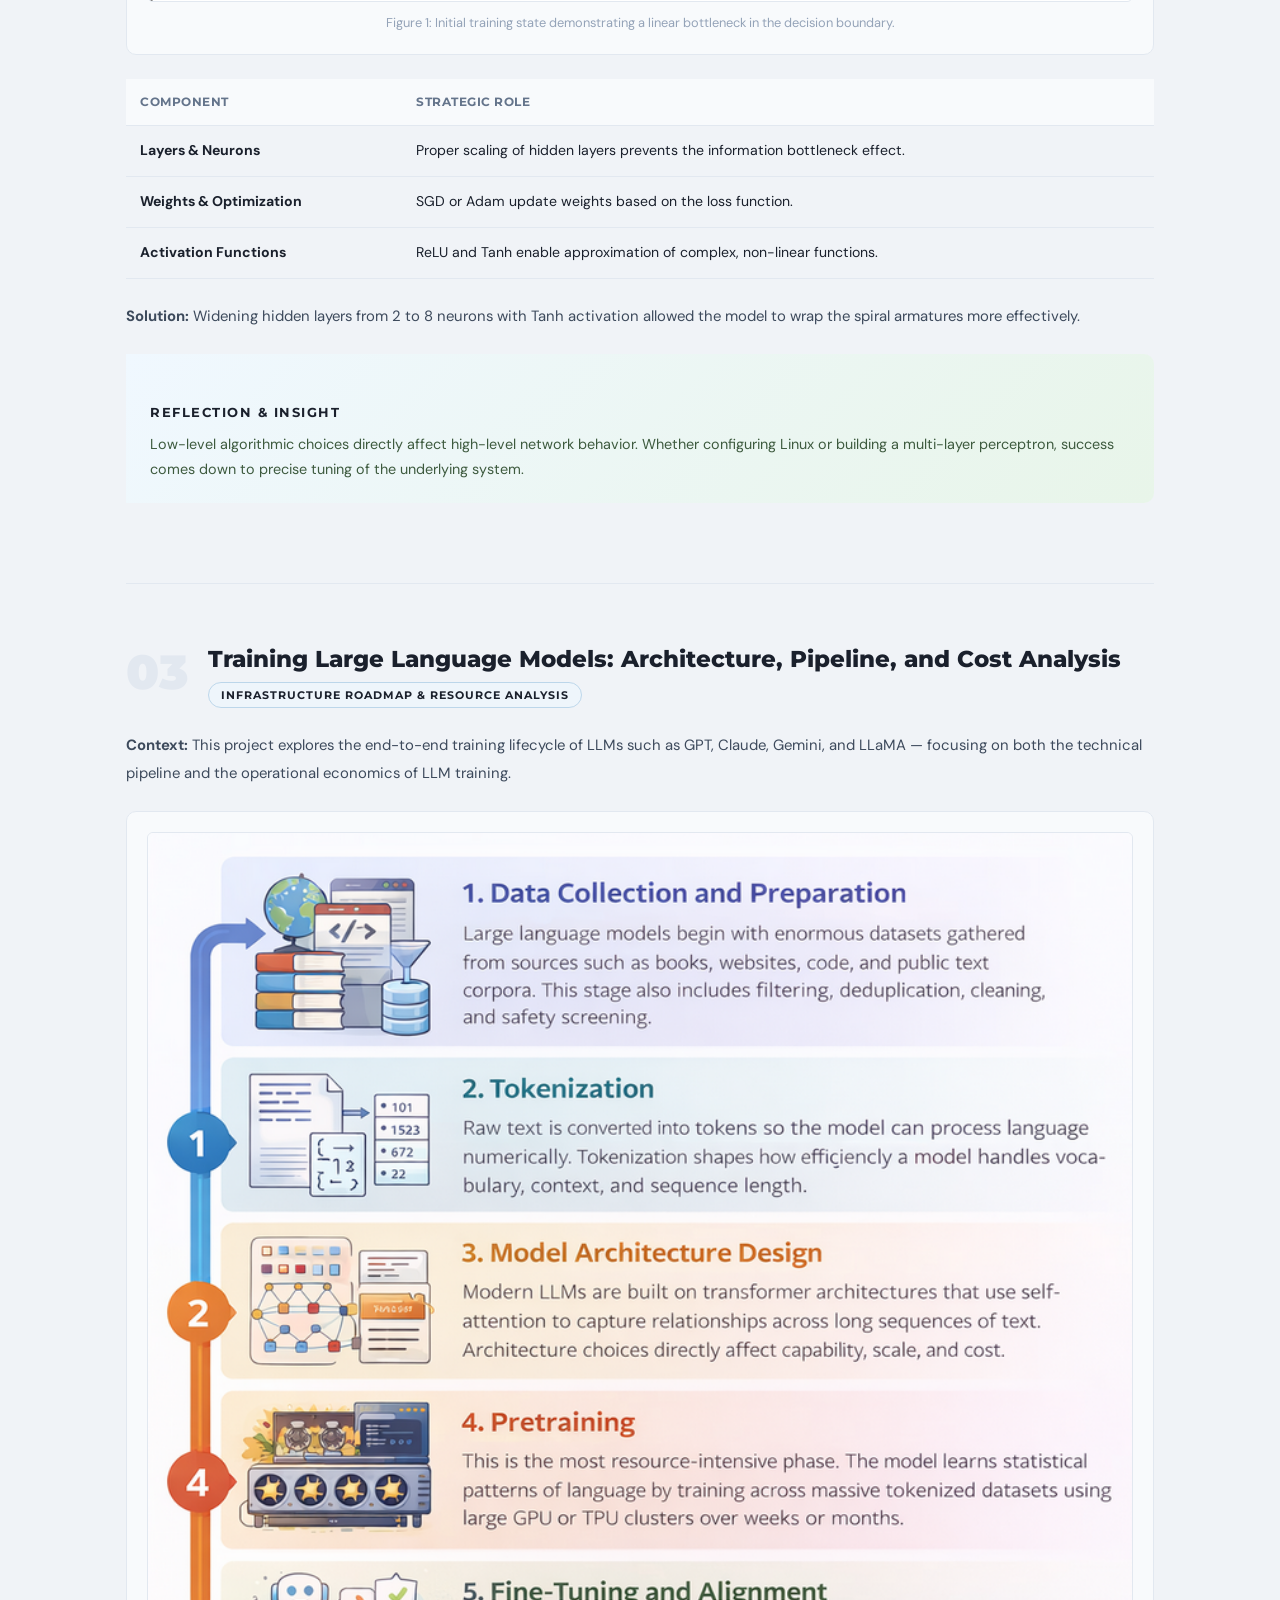
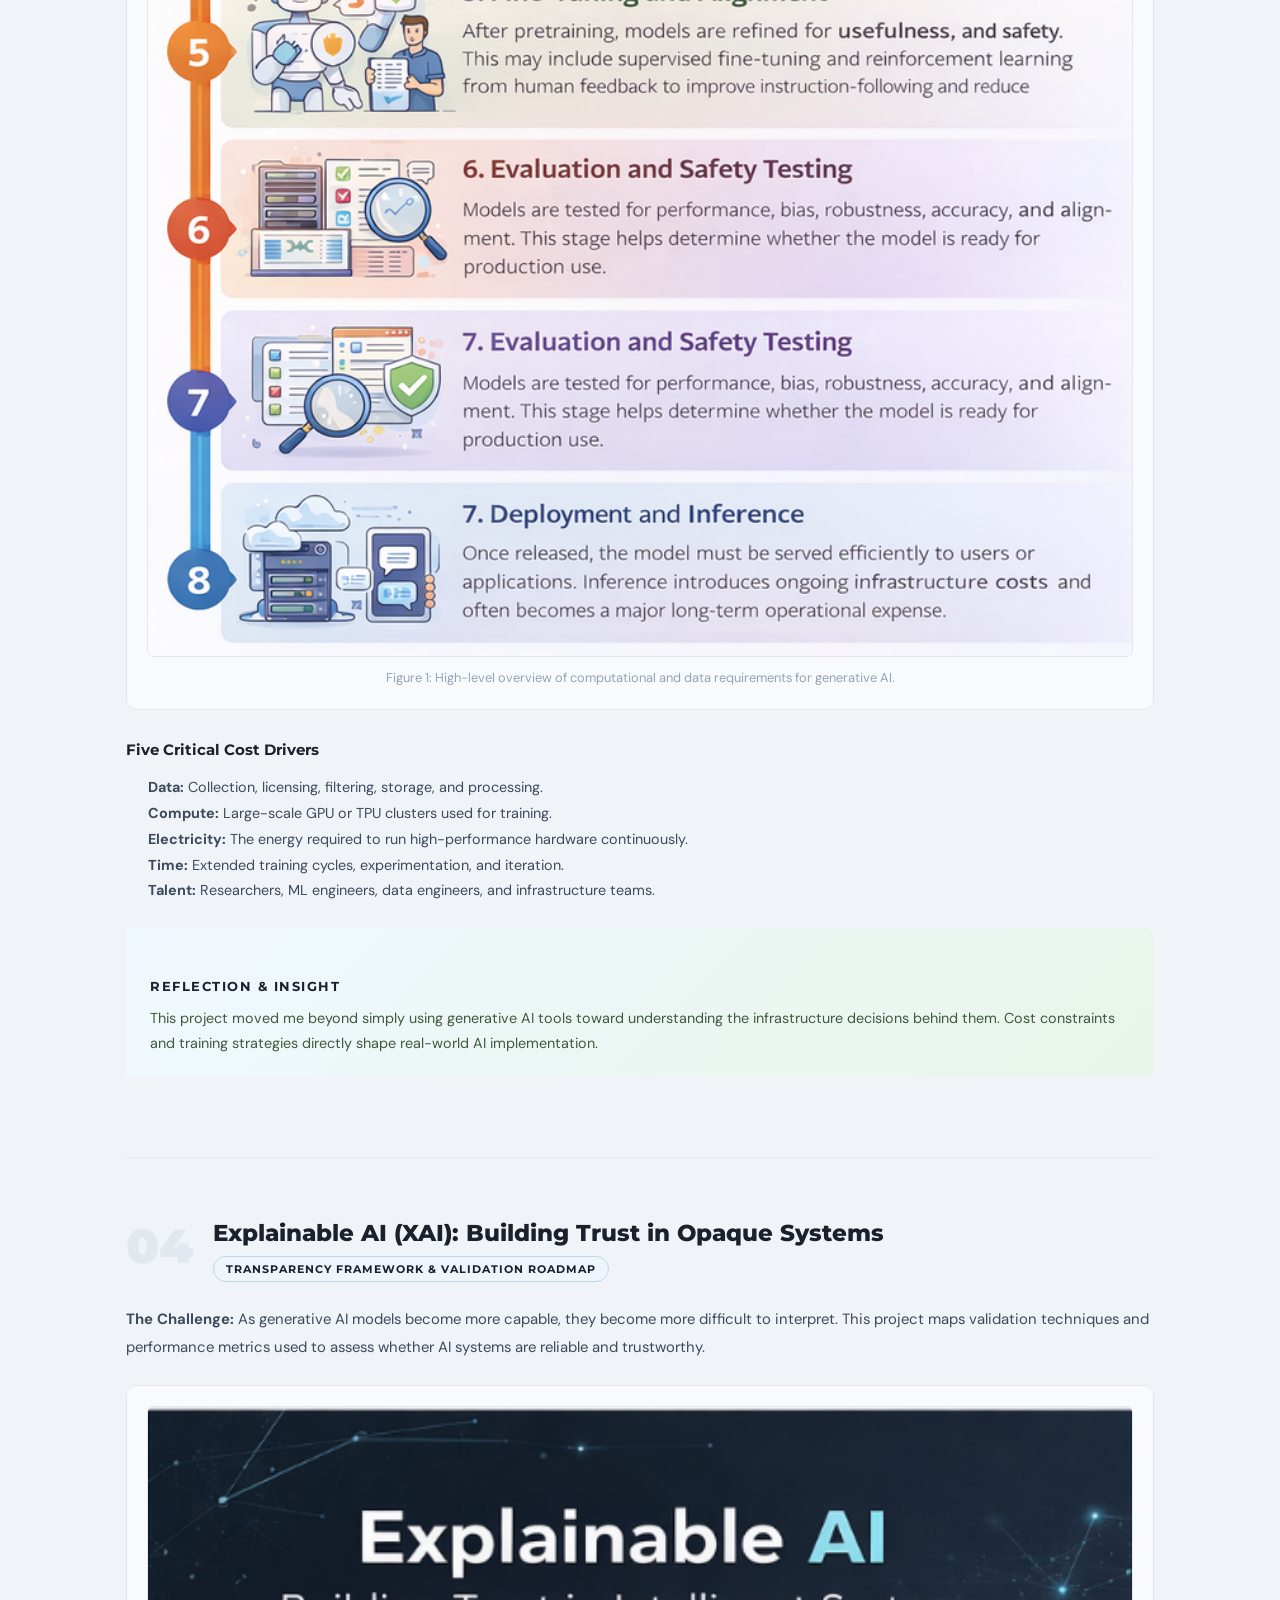
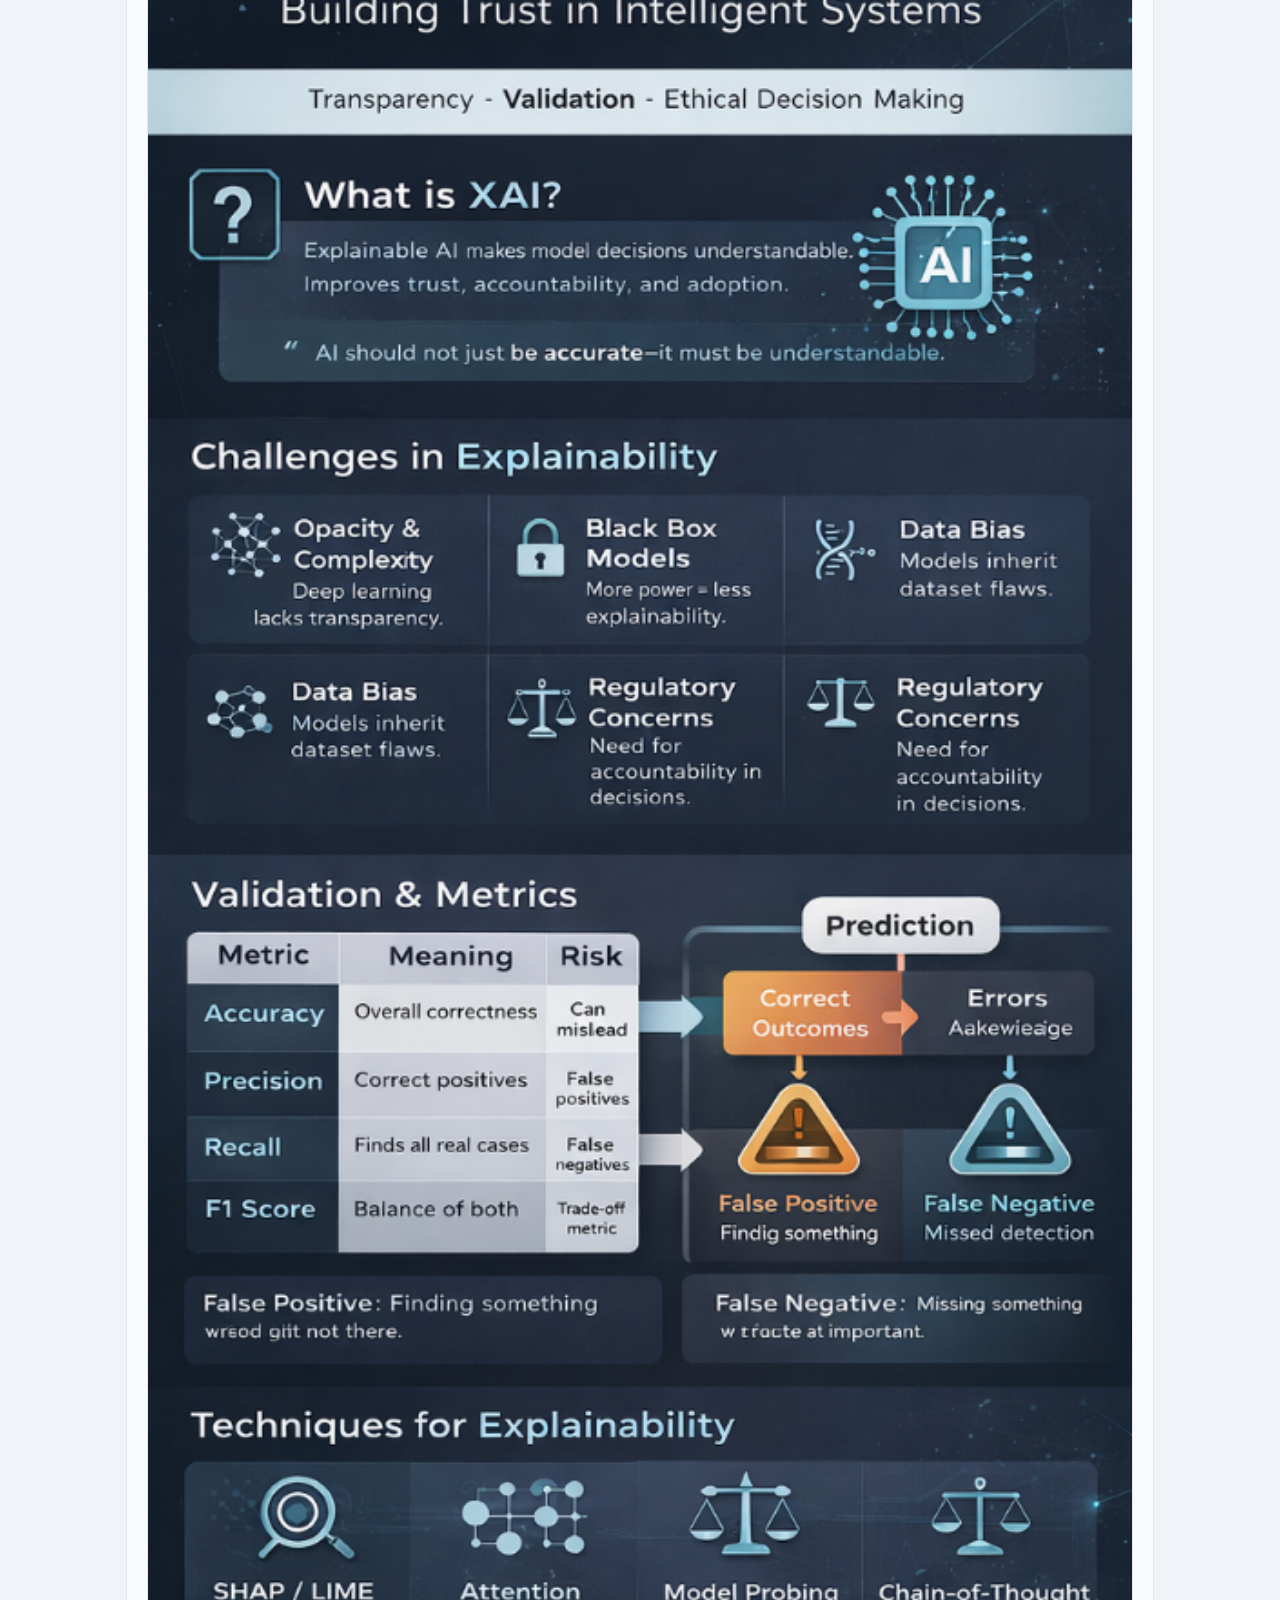
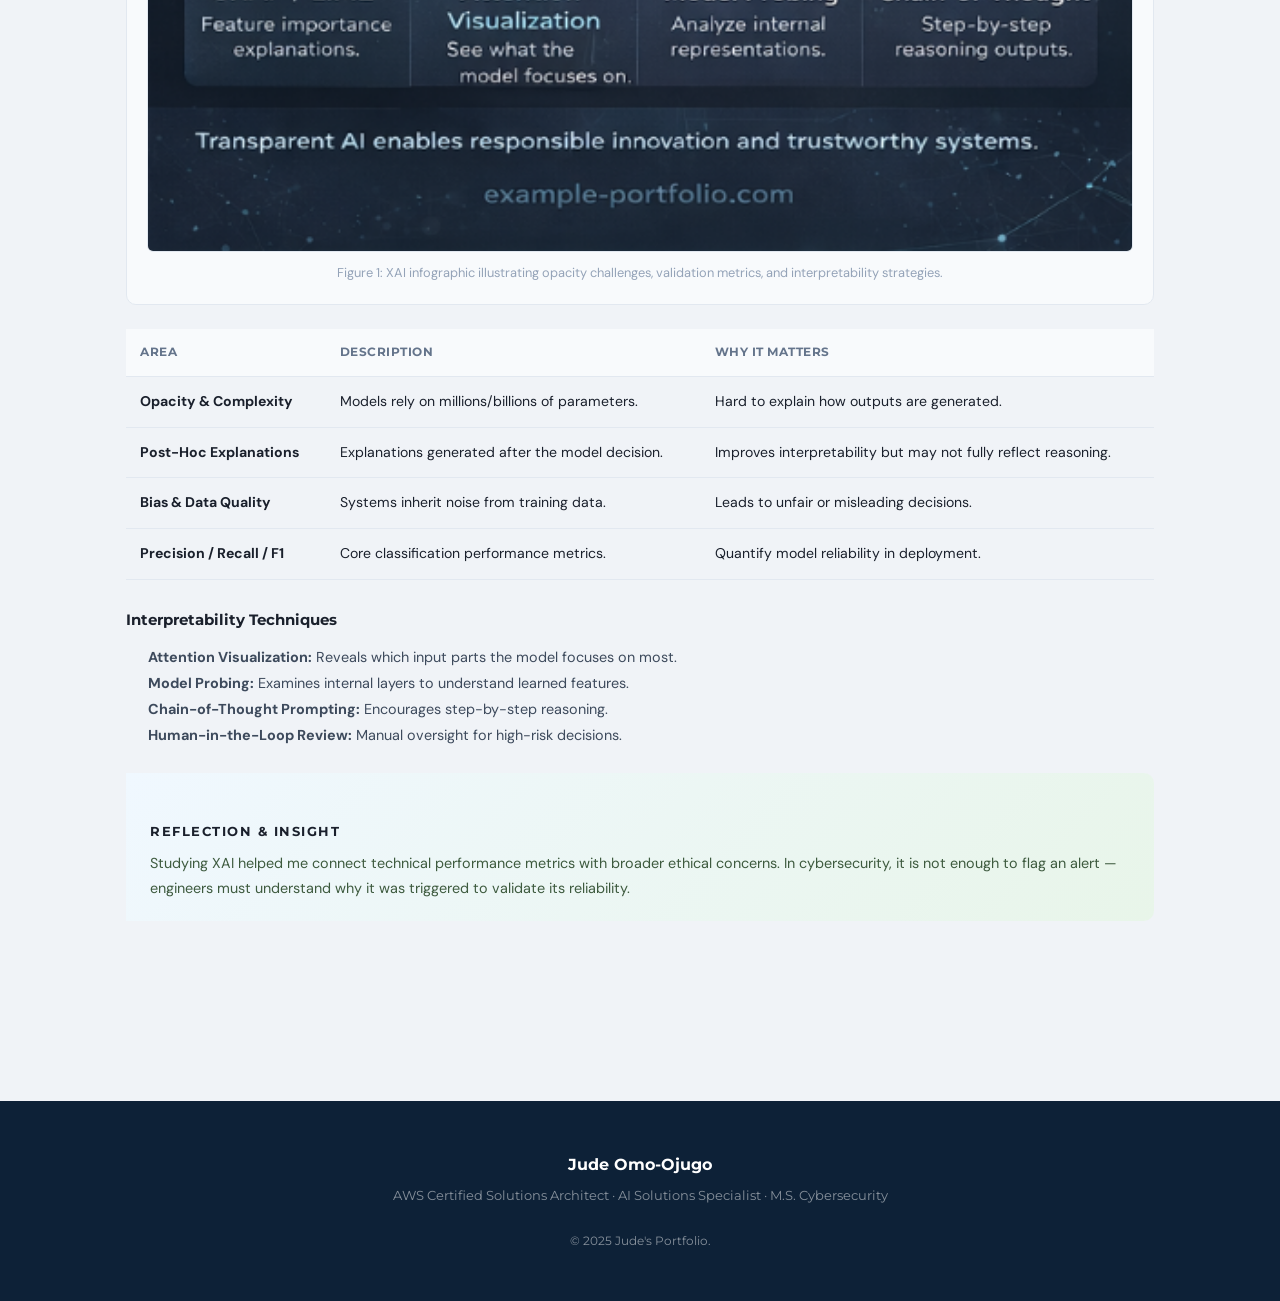
<file: projects.html>
<!DOCTYPE html>
<html lang="en">
<head>
  <meta charset="UTF-8">
  <meta name="viewport" content="width=device-width, initial-scale=1.0">
  <title>Jude's Projects</title>
  <link rel="stylesheet" href="theme.css">
  <style>
    .proj-gallery{display:grid;grid-template-columns:repeat(auto-fill,minmax(240px,1fr));gap:22px;margin-bottom:80px;}
    .gal-card{background:var(--c-surface);border-radius:var(--radius);overflow:hidden;border:1px solid var(--c-border);box-shadow:var(--shadow-sm);display:block;transition:transform .25s var(--ease),box-shadow .25s var(--ease);}
    .gal-card:hover{transform:translateY(-5px);box-shadow:var(--shadow-md);}
    .gal-thumb{aspect-ratio:16/10;display:flex;align-items:center;justify-content:center;position:relative;overflow:hidden;}
    .gal-badge{position:absolute;top:10px;right:10px;font-family:var(--font-display);font-size:.62rem;font-weight:700;letter-spacing:.5px;text-transform:uppercase;background:rgba(0,0,0,.55);color:#fff;padding:3px 9px;border-radius:20px;backdrop-filter:blur(4px);}
    .gal-body{padding:16px;}
    .gal-title{font-family:var(--font-display);font-size:.88rem;font-weight:700;margin-bottom:5px;}
    .gal-title.orange{color:var(--c-orange);}.gal-title.blue{color:var(--c-hero-bright);}.gal-title.green{color:var(--c-green);}
    .gal-desc{font-size:.77rem;color:var(--c-muted);line-height:1.5;margin-bottom:12px;}
    .gal-link{font-family:var(--font-display);font-size:.74rem;font-weight:700;color:var(--c-hero-bright);text-transform:uppercase;letter-spacing:.5px;}
    .proj-detail{margin-bottom:80px;scroll-margin-top:80px;}
    .proj-detail-header{display:flex;align-items:flex-start;gap:20px;margin-bottom:24px;}
    .proj-number{font-family:var(--font-display);font-size:3rem;font-weight:900;color:var(--c-border);line-height:1;flex-shrink:0;margin-top:4px;}
    .proj-detail h2{font-family:var(--font-display);font-size:1.45rem;font-weight:800;color:var(--c-text);line-height:1.3;margin-bottom:6px;}
    .proj-type-badge{display:inline-block;font-family:var(--font-display);font-size:.68rem;font-weight:700;letter-spacing:1px;text-transform:uppercase;padding:3px 12px;border-radius:20px;background:#eef5fb;color:var(--c-hero-mid);border:1px solid #bcd6ea;}
    .proj-body p{font-size:.93rem;color:#3d4a5c;line-height:1.85;margin-bottom:16px;}
    .proj-body h4{font-family:var(--font-display);font-size:.92rem;font-weight:700;color:var(--c-text);margin:28px 0 12px;}
    .proj-body ul{padding-left:22px;margin-bottom:16px;}
    .proj-body li{font-size:.9rem;color:#3d4a5c;line-height:1.8;}
    .figure-wrap{background:#f8fafc;border:1px solid var(--c-border);border-radius:var(--radius);padding:20px;margin:24px 0;}
    .figure-wrap img{width:100%;border-radius:6px;border:1px solid var(--c-border);}
    .fig-caption{font-size:.8rem;color:var(--c-faint);text-align:center;margin-top:10px;}
    .insight-box{background:linear-gradient(135deg,#f0f8ff,#e8f5e9);border-left:4px solid var(--c-green);border-radius:0 var(--radius) var(--radius) 0;padding:20px 24px;margin:24px 0;}
    .insight-box h4{font-family:var(--font-display);font-size:.8rem;text-transform:uppercase;letter-spacing:1.5px;color:var(--c-green);margin-bottom:8px;}
    .insight-box p{font-size:.9rem;color:#3d5a3e;line-height:1.75;margin:0;}
  </style>
</head>
<body>
<nav class="site-nav">
  <div class="nav-pill">
    <a href="about.html">About</a>
    <a href="linkedin.html">LinkedIn</a>
    <a href="projects.html" class="active">Projects</a>
    <a href="skills.html">Skills</a>
    <a href="contact.html">Contact</a>
  </div>
</nav>
<header class="page-hero">
  <p class="page-hero__eyebrow fade-up">My Work</p>
  <h1 class="page-hero__title fade-up delay-1">Featured Projects</h1>
  <p class="page-hero__sub fade-up delay-2">Strategic frameworks, neural architectures, LLM pipelines, and explainable AI — built with purpose.</p>
</header>
<div class="page-body">

  <div class="sec-eyebrow fade-up">All Projects</div>
  <h2 class="sec-title fade-up">Project Gallery</h2>
  <div class="sec-rule fade-up"></div>

  <div class="proj-gallery fade-up delay-1">

   <!-- <a href="#airlytics" class="gal-card">
      <div class="gal-thumb" style="background:linear-gradient(135deg,#1a2a4a,#2c5f8a);">
        <svg viewBox="0 0 120 80" width="65%" xmlns="http://www.w3.org/2000/svg"><circle cx="30" cy="40" r="22" fill="none" stroke="#5dade2" stroke-width="1.5"/><path d="M50 30 Q70 20 90 35 L85 50 Q65 38 50 45Z" fill="#2980b9" opacity=".7"/><text x="14" y="72" font-size="9" fill="#fff" font-family="sans-serif">AI</text></svg>
        <span class="gal-badge">AI / ML</span>
      </div>
      <div class="gal-body"><div class="gal-title orange">Smart Travel by AirLytics</div><div class="gal-desc">AI chatbot for flight pricing fairness</div><span class="gal-link">View Details ↓</span></div>
    </a>

    <a href="#security" class="gal-card">
      <div class="gal-thumb" style="background:linear-gradient(135deg,#0d1b2a,#1e3a5f);">
        <svg viewBox="0 0 120 80" width="65%" xmlns="http://www.w3.org/2000/svg"><rect x="45" y="15" width="30" height="50" rx="4" fill="none" stroke="#5dade2" stroke-width="1.5"/><circle cx="60" cy="40" r="10" fill="#2980b9" opacity=".6"/><circle cx="60" cy="40" r="4" fill="#5dade2"/></svg>
        <span class="gal-badge">Security</span>
      </div>
      <div class="gal-body"><div class="gal-title blue">Security Knights</div><div class="gal-desc">Gamified secure coding training</div><span class="gal-link">View Details ↓</span></div>
    </a>

    <a href="#aishield" class="gal-card">
      <div class="gal-thumb" style="background:linear-gradient(135deg,#1565c0,#1976d2);">
        <svg viewBox="0 0 120 80" width="65%" xmlns="http://www.w3.org/2000/svg"><path d="M60 10 L85 22 L85 52 Q60 70 35 52 L35 22Z" fill="none" stroke="#fff" stroke-width="2"/><text x="49" y="44" font-size="10" fill="#fff" font-weight="bold" font-family="sans-serif">AI</text><text x="37" y="57" font-size="7" fill="rgba(255,255,255,.7)" font-family="sans-serif">Shield</text></svg>
        <span class="gal-badge">Cloud</span>
      </div>
      <div class="gal-body"><div class="gal-title blue">AI Shield</div><div class="gal-desc">Cybersecurity for non-technical users</div><span class="gal-link">View Details ↓</span></div>
    </a>

    <a href="#promptcraft" class="gal-card">
      <div class="gal-thumb" style="background:linear-gradient(135deg,#111,#2d2d2d);">
        <svg viewBox="0 0 120 80" width="65%" xmlns="http://www.w3.org/2000/svg"><rect x="10" y="15" width="100" height="50" rx="4" fill="none" stroke="#555" stroke-width="1"/><rect x="10" y="15" width="100" height="12" rx="4" fill="#333"/><circle cx="20" cy="21" r="3" fill="#ff5f57"/><circle cx="30" cy="21" r="3" fill="#febc2e"/><circle cx="40" cy="21" r="3" fill="#28c840"/><text x="15" y="40" font-size="7" fill="#aaa" font-family="monospace">Prompt Marketplace</text></svg>
        <span class="gal-badge">Gen AI</span>
      </div>
      <div class="gal-body"><div class="gal-title blue">PromptCraft</div><div class="gal-desc">AI prompt marketplace with versioning &amp; analytics</div><span class="gal-link">View Details ↓</span></div>
    </a>
  -->
    <a href="#project1" class="gal-card">
      <div class="gal-thumb" style="background:linear-gradient(135deg,#0a1628,#1b3a5c);">
        <svg viewBox="0 0 120 80" width="65%" xmlns="http://www.w3.org/2000/svg"><circle cx="60" cy="40" r="8" fill="#27ae60"/><circle cx="30" cy="25" r="5" fill="#2980b9"/><circle cx="90" cy="25" r="5" fill="#e67e22"/><circle cx="30" cy="55" r="5" fill="#8e44ad"/><circle cx="90" cy="55" r="5" fill="#c0392b"/><line x1="60" y1="40" x2="30" y2="25" stroke="#5dade2" stroke-width="1.2"/><line x1="60" y1="40" x2="90" y2="25" stroke="#5dade2" stroke-width="1.2"/><line x1="60" y1="40" x2="30" y2="55" stroke="#5dade2" stroke-width="1.2"/><line x1="60" y1="40" x2="90" y2="55" stroke="#5dade2" stroke-width="1.2"/></svg>
        <span class="gal-badge">AI / ML</span>
      </div>
      <div class="gal-body"><div class="gal-title orange">ML Algorithm Framework</div><div class="gal-desc">Visual infographic of supervised, unsupervised, and deep learning algorithms</div><span class="gal-link">View Details ↓</span></div>
    </a>

    <a href="#project2" class="gal-card">
      <div class="gal-thumb" style="background:linear-gradient(135deg,#0d1b2a,#1a3a5a);">
        <svg viewBox="0 0 120 80" width="65%" xmlns="http://www.w3.org/2000/svg"><circle cx="20" cy="25" r="4" fill="#5dade2"/><circle cx="20" cy="40" r="4" fill="#5dade2"/><circle cx="20" cy="55" r="4" fill="#5dade2"/><circle cx="55" cy="20" r="4" fill="#27ae60"/><circle cx="55" cy="35" r="4" fill="#27ae60"/><circle cx="55" cy="50" r="4" fill="#27ae60"/><circle cx="55" cy="65" r="4" fill="#27ae60"/><circle cx="90" cy="30" r="4" fill="#e67e22"/><circle cx="90" cy="50" r="4" fill="#e67e22"/><line x1="24" y1="25" x2="51" y2="20" stroke="#444" stroke-width=".8"/><line x1="24" y1="40" x2="51" y2="35" stroke="#444" stroke-width=".8"/><line x1="59" y1="35" x2="86" y2="30" stroke="#444" stroke-width=".8"/></svg>
        <span class="gal-badge">Deep Learning</span>
      </div>
      <div class="gal-body"><div class="gal-title blue">Neural Network Visual Framework</div><div class="gal-desc">Interactive guide to layers, neurons, weights, and optimization</div><span class="gal-link">View Details ↓</span></div>
    </a>

    <a href="#project3" class="gal-card">
      <div class="gal-thumb" style="background:linear-gradient(135deg,#111,#1a1a2e);">
        <svg viewBox="0 0 120 80" width="65%" xmlns="http://www.w3.org/2000/svg"><rect x="10" y="30" width="20" height="22" rx="3" fill="#1565c0"/><rect x="40" y="22" width="20" height="36" rx="3" fill="#e67e22"/><rect x="70" y="15" width="20" height="50" rx="3" fill="#27ae60"/><rect x="100" y="10" width="12" height="55" rx="3" fill="#c0392b"/><line x1="10" y1="75" x2="115" y2="75" stroke="#555" stroke-width="1"/></svg>
        <span class="gal-badge">Gen AI</span>
      </div>
      <div class="gal-body"><div class="gal-title green">How Generative AI LLMs Are Trained</div><div class="gal-desc">Visual pipeline of LLM training — GPT-4, Claude, LLaMA &amp; Gemini</div><span class="gal-link">View Details ↓</span></div>
    </a>

    <a href="#project4" class="gal-card">
      <div class="gal-thumb" style="background:linear-gradient(135deg,#0a0f1e,#1a1a3a);">
        <svg viewBox="0 0 120 80" width="65%" xmlns="http://www.w3.org/2000/svg"><text x="10" y="20" font-size="8" fill="#5dade2" font-family="sans-serif" font-weight="bold">Explainable</text><text x="10" y="32" font-size="8" fill="#fff" font-family="sans-serif" font-weight="bold">Artificial</text><text x="10" y="44" font-size="8" fill="#fff" font-family="sans-serif" font-weight="bold">Intelligence</text><line x1="10" y1="50" x2="110" y2="50" stroke="#333" stroke-width="1"/><rect x="10" y="55" width="30" height="6" rx="2" fill="#27ae60" opacity=".7"/><rect x="45" y="55" width="20" height="6" rx="2" fill="#2980b9" opacity=".7"/><rect x="70" y="55" width="40" height="6" rx="2" fill="#e67e22" opacity=".7"/></svg>
        <span class="gal-badge">XAI</span>
      </div>
      <div class="gal-body"><div class="gal-title blue">Explainable AI Infographic</div><div class="gal-desc">Visual breakdown of XAI challenges, validation metrics &amp; interpretability strategies</div><span class="gal-link">View Details ↓</span></div>
    </a>

  </div>

  <hr class="divider">
  <div class="sec-eyebrow">Academic Write-Ups</div>
  <h2 class="sec-title">Detailed Documentation</h2>
  <div class="sec-rule"></div>

  <div class="proj-detail fade-up" id="project1">
    <div class="proj-detail-header"><div class="proj-number">01</div><div><h2>Mapping the AI Landscape: A Framework for Algorithm Selection</h2><span class="proj-type-badge">Strategic Framework &amp; Domain Mapping</span></div></div>
    <div class="proj-body">
      <p><strong>The Challenge:</strong> Selecting the correct learning style and architecture is one of the most critical steps in solving real-world problems. This project provides a comprehensive visual and technical framework for categorizing algorithms based on their learning style, application domain, and task functionality.</p>
      <div class="figure-wrap"><img src="ai_algorithms_landscape.png" alt="AI Algorithm Landscape" onerror="this.style.display='none'"><div class="fig-caption">Figure 1: Taxonomy of Modern AI, categorized by learning style and domain application.</div></div>
      <h4>Domain-Specific Implementations</h4>
      <table class="data-table"><thead><tr><th>Domain</th><th>Core Algorithms</th><th>Primary Use Case</th></tr></thead><tbody><tr><td><strong>Supervised Learning</strong></td><td>Random Forests, XGBoost, Decision Trees</td><td>Predictive analytics, risk assessment, financial forecasting</td></tr><tr><td><strong>Unsupervised Learning</strong></td><td>K-Means Clustering, PCA, Hierarchical Clustering</td><td>Customer segmentation, anomaly detection</td></tr><tr><td><strong>Deep Learning</strong></td><td>CNNs, RNNs, Transformers (BERT, GPT)</td><td>Computer vision, speech recognition, translation</td></tr><tr><td><strong>Generative AI</strong></td><td>Diffusion Models, GANs, LLMs</td><td>Synthetic data creation, content generation</td></tr></tbody></table>
      <div class="insight-box"><h4>Reflection &amp; Insight</h4><p>This framework strengthened my understanding of how different algorithms align with specific problem types—enabling me to select appropriate models when solving practical problems across analytics, vision systems, and generative AI platforms.</p></div>
    </div>
  </div>

  <hr class="divider">

  <div class="proj-detail fade-up" id="project2">
    <div class="proj-detail-header"><div class="proj-number">02</div><div><h2>Mapping Non-Linear Logic in Neural Architectures</h2><span class="proj-type-badge">Visual Presentation &amp; Optimization Analysis</span></div></div>
    <div class="proj-body">
      <p><strong>Context:</strong> Using the high-complexity Spiral dataset, I mapped how data flows through a network and identified the specific mechanical failures that lead to model plateaus.</p>
      <div class="figure-wrap"><img src="spiral-experiment.png" alt="Spiral Dataset" onerror="this.style.display='none'"><div class="fig-caption">Figure 1: Initial training state demonstrating a linear bottleneck in the decision boundary.</div></div>
      <table class="data-table"><thead><tr><th>Component</th><th>Strategic Role</th></tr></thead><tbody><tr><td><strong>Layers &amp; Neurons</strong></td><td>Proper scaling of hidden layers prevents the information bottleneck effect.</td></tr><tr><td><strong>Weights &amp; Optimization</strong></td><td>SGD or Adam update weights based on the loss function.</td></tr><tr><td><strong>Activation Functions</strong></td><td>ReLU and Tanh enable approximation of complex, non-linear functions.</td></tr></tbody></table>
      <p><strong>Solution:</strong> Widening hidden layers from 2 to 8 neurons with Tanh activation allowed the model to wrap the spiral armatures more effectively.</p>
      <div class="insight-box"><h4>Reflection &amp; Insight</h4><p>Low-level algorithmic choices directly affect high-level network behavior. Whether configuring Linux or building a multi-layer perceptron, success comes down to precise tuning of the underlying system.</p></div>
    </div>
  </div>

  <hr class="divider">

  <div class="proj-detail fade-up" id="project3">
    <div class="proj-detail-header"><div class="proj-number">03</div><div><h2>Training Large Language Models: Architecture, Pipeline, and Cost Analysis</h2><span class="proj-type-badge">Infrastructure Roadmap &amp; Resource Analysis</span></div></div>
    <div class="proj-body">
      <p><strong>Context:</strong> This project explores the end-to-end training lifecycle of LLMs such as GPT, Claude, Gemini, and LLaMA — focusing on both the technical pipeline and the operational economics of LLM training.</p>
      <div class="figure-wrap"><img src="llm-lifecycle.png" alt="LLM Lifecycle" onerror="this.style.display='none'"><div class="fig-caption">Figure 1: High-level overview of computational and data requirements for generative AI.</div></div>
      <h4>Five Critical Cost Drivers</h4>
      <ul><li><strong>Data:</strong> Collection, licensing, filtering, storage, and processing.</li><li><strong>Compute:</strong> Large-scale GPU or TPU clusters used for training.</li><li><strong>Electricity:</strong> The energy required to run high-performance hardware continuously.</li><li><strong>Time:</strong> Extended training cycles, experimentation, and iteration.</li><li><strong>Talent:</strong> Researchers, ML engineers, data engineers, and infrastructure teams.</li></ul>
      <div class="insight-box"><h4>Reflection &amp; Insight</h4><p>This project moved me beyond simply using generative AI tools toward understanding the infrastructure decisions behind them. Cost constraints and training strategies directly shape real-world AI implementation.</p></div>
    </div>
  </div>

  <hr class="divider">

  <div class="proj-detail fade-up" id="project4">
    <div class="proj-detail-header"><div class="proj-number">04</div><div><h2>Explainable AI (XAI): Building Trust in Opaque Systems</h2><span class="proj-type-badge">Transparency Framework &amp; Validation Roadmap</span></div></div>
    <div class="proj-body">
      <p><strong>The Challenge:</strong> As generative AI models become more capable, they become more difficult to interpret. This project maps validation techniques and performance metrics used to assess whether AI systems are reliable and trustworthy.</p>
      <div class="figure-wrap"><img src="xai-infographic.png" alt="XAI Infographic" onerror="this.style.display='none'"><div class="fig-caption">Figure 1: XAI infographic illustrating opacity challenges, validation metrics, and interpretability strategies.</div></div>
      <table class="data-table"><thead><tr><th>Area</th><th>Description</th><th>Why It Matters</th></tr></thead><tbody><tr><td><strong>Opacity &amp; Complexity</strong></td><td>Models rely on millions/billions of parameters.</td><td>Hard to explain how outputs are generated.</td></tr><tr><td><strong>Post-Hoc Explanations</strong></td><td>Explanations generated after the model decision.</td><td>Improves interpretability but may not fully reflect reasoning.</td></tr><tr><td><strong>Bias &amp; Data Quality</strong></td><td>Systems inherit noise from training data.</td><td>Leads to unfair or misleading decisions.</td></tr><tr><td><strong>Precision / Recall / F1</strong></td><td>Core classification performance metrics.</td><td>Quantify model reliability in deployment.</td></tr></tbody></table>
      <h4>Interpretability Techniques</h4>
      <ul><li><strong>Attention Visualization:</strong> Reveals which input parts the model focuses on most.</li><li><strong>Model Probing:</strong> Examines internal layers to understand learned features.</li><li><strong>Chain-of-Thought Prompting:</strong> Encourages step-by-step reasoning.</li><li><strong>Human-in-the-Loop Review:</strong> Manual oversight for high-risk decisions.</li></ul>
      <div class="insight-box"><h4>Reflection &amp; Insight</h4><p>Studying XAI helped me connect technical performance metrics with broader ethical concerns. In cybersecurity, it is not enough to flag an alert — engineers must understand why it was triggered to validate its reliability.</p></div>
    </div>
  </div>

</div>
<footer class="site-footer"><strong>Jude Omo-Ojugo</strong>AWS Certified Solutions Architect · AI Solutions Specialist · M.S. Cybersecurity<br><br><span style="font-size:.75rem;">© 2025 Jude's Portfolio.</span></footer>
</body>
</html>
</file>
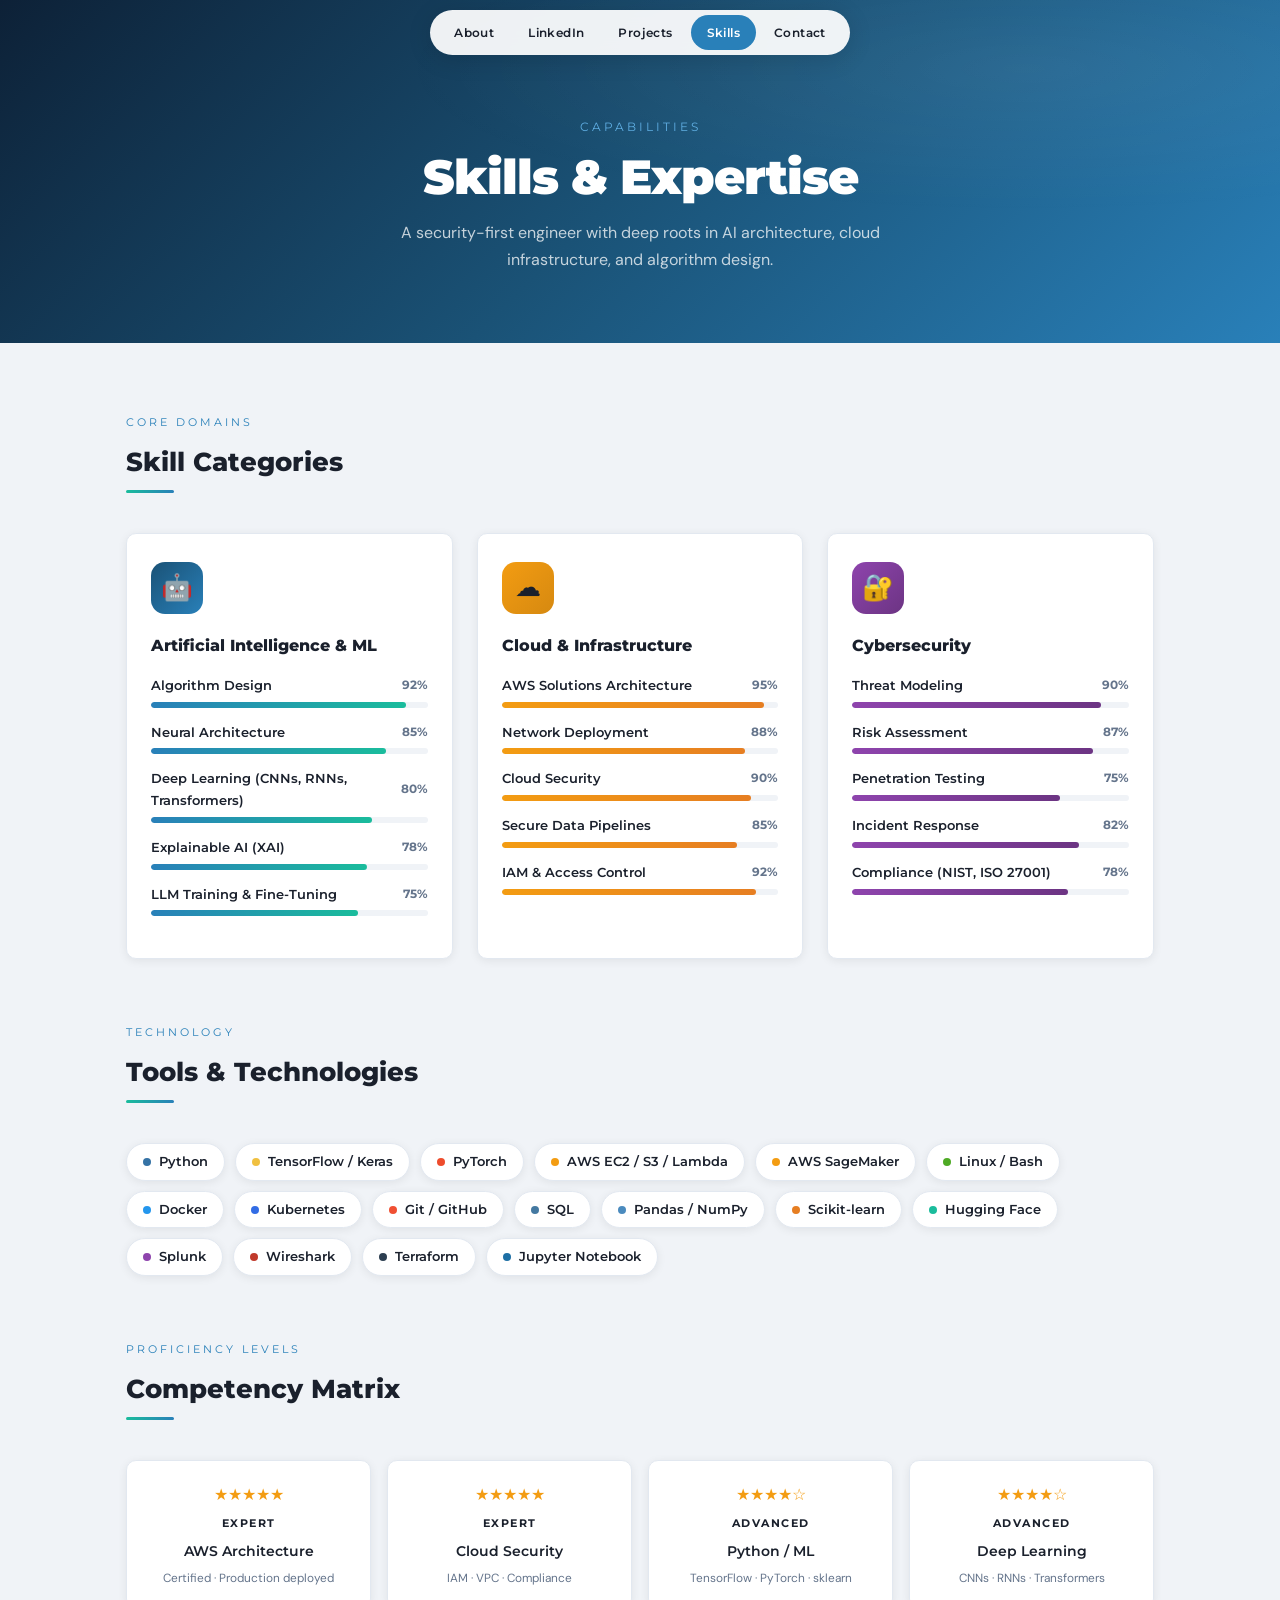
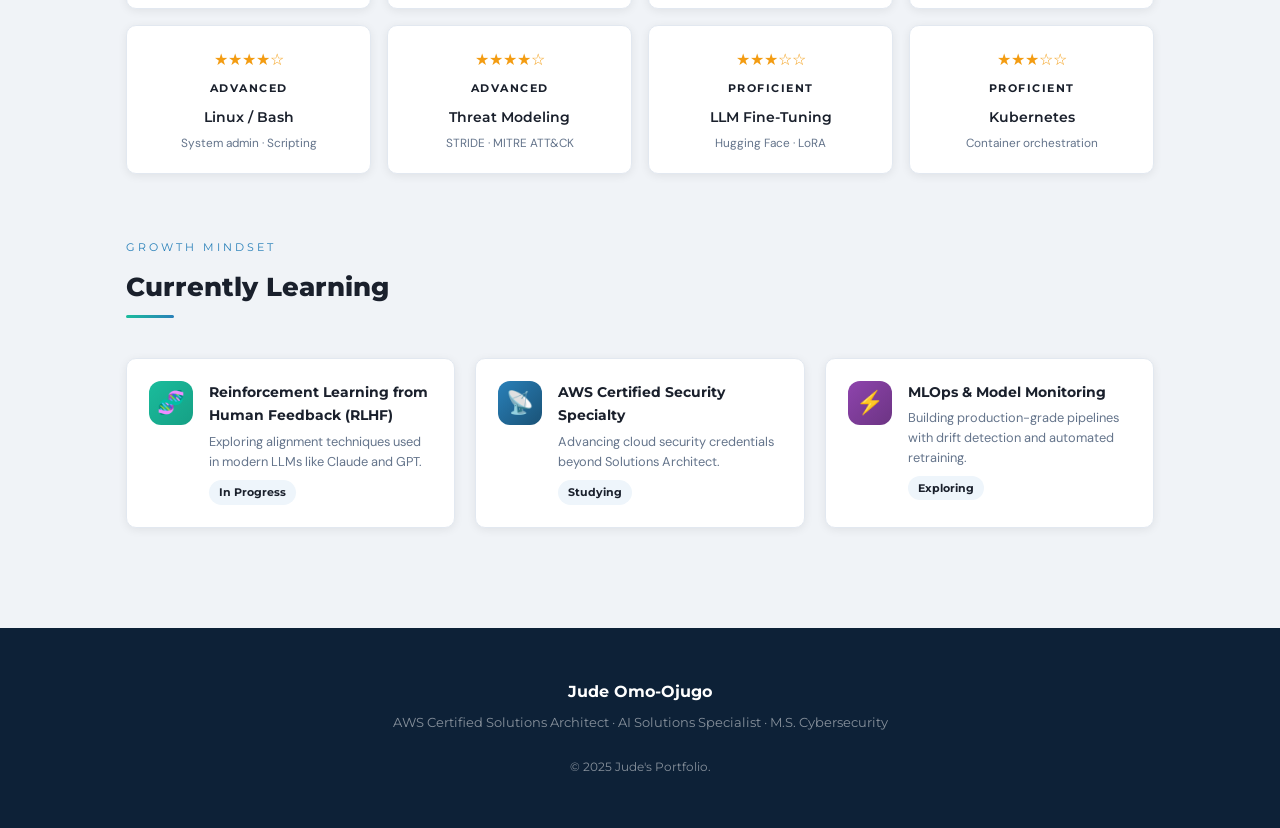
<file: skills.html>
<!DOCTYPE html>
<html lang="en">
<head>
  <meta charset="UTF-8">
  <meta name="viewport" content="width=device-width, initial-scale=1.0">
  <title>Skills — Dayo's Portfolio</title>
  <link rel="stylesheet" href="theme.css">
  <style>
    .cat-grid{display:grid;grid-template-columns:repeat(3,1fr);gap:24px;margin-bottom:64px;}
    .cat-card{background:var(--c-surface);border:1px solid var(--c-border);border-radius:var(--radius);padding:28px 24px;box-shadow:var(--shadow-sm);transition:transform .25s var(--ease),box-shadow .25s var(--ease);}
    .cat-card:hover{transform:translateY(-5px);box-shadow:var(--shadow-md);}
    .cat-icon{width:52px;height:52px;border-radius:14px;display:flex;align-items:center;justify-content:center;font-size:1.6rem;margin-bottom:18px;}
    .cat-card h3{font-family:var(--font-display);font-size:1rem;font-weight:800;color:var(--c-text);margin-bottom:16px;}
    .prof-item{margin-bottom:14px;}
    .prof-label{display:flex;justify-content:space-between;align-items:center;margin-bottom:5px;}
    .prof-name{font-family:var(--font-display);font-size:.8rem;font-weight:600;color:var(--c-text);}
    .prof-pct{font-family:var(--font-display);font-size:.72rem;font-weight:700;color:var(--c-muted);}
    .prof-track{height:6px;background:var(--c-bg);border-radius:3px;overflow:hidden;}
    .prof-fill{height:100%;border-radius:3px;}
    .tool-cloud{display:flex;flex-wrap:wrap;gap:10px;margin-bottom:64px;}
    .tool-chip{display:flex;align-items:center;gap:8px;background:var(--c-surface);border:1px solid var(--c-border);border-radius:30px;padding:7px 16px;font-family:var(--font-display);font-size:.8rem;font-weight:600;color:var(--c-text);box-shadow:var(--shadow-sm);transition:transform .2s var(--ease),box-shadow .2s var(--ease),border-color .2s;}
    .tool-chip:hover{transform:translateY(-3px);box-shadow:var(--shadow-md);border-color:var(--c-hero-light);}
    .tool-chip .dot{width:8px;height:8px;border-radius:50%;flex-shrink:0;}
    .matrix-grid{display:grid;grid-template-columns:repeat(4,1fr);gap:16px;margin-bottom:64px;}
    .matrix-cell{background:var(--c-surface);border:1px solid var(--c-border);border-radius:var(--radius);padding:20px 16px;text-align:center;box-shadow:var(--shadow-sm);transition:transform .22s var(--ease);}
    .matrix-cell:hover{transform:scale(1.03);}
    .matrix-level{font-family:var(--font-display);font-size:.68rem;font-weight:700;text-transform:uppercase;letter-spacing:1.5px;margin-bottom:8px;}
    .matrix-skill{font-size:.86rem;font-weight:600;color:var(--c-text);margin-bottom:4px;font-family:var(--font-display);}
    .matrix-sub{font-size:.74rem;color:var(--c-muted);}
    .stars{color:#f39c12;font-size:1rem;margin-bottom:6px;}
    .learning-grid{display:grid;grid-template-columns:repeat(auto-fill,minmax(260px,1fr));gap:20px;}
    .learn-card{background:var(--c-surface);border:1px solid var(--c-border);border-radius:var(--radius);padding:22px;display:flex;gap:16px;align-items:flex-start;box-shadow:var(--shadow-sm);}
    .learn-icon{width:44px;height:44px;border-radius:12px;display:flex;align-items:center;justify-content:center;font-size:1.4rem;flex-shrink:0;}
    .learn-title{font-family:var(--font-display);font-size:.88rem;font-weight:700;color:var(--c-text);margin-bottom:4px;}
    .learn-desc{font-size:.8rem;color:var(--c-muted);line-height:1.55;}
    .progress-pill{display:inline-block;margin-top:8px;font-family:var(--font-display);font-size:.68rem;font-weight:700;padding:3px 10px;border-radius:20px;background:#eef5fb;color:var(--c-hero-bright);}
    @media(max-width:900px){.cat-grid{grid-template-columns:1fr 1fr;}.matrix-grid{grid-template-columns:1fr 1fr;}}
    @media(max-width:580px){.cat-grid{grid-template-columns:1fr;}}
  </style>
</head>
<body>
<nav class="site-nav">
  <div class="nav-pill">
    <a href="about.html">About</a>
    <a href="linkedin.html">LinkedIn</a>
    <a href="projects.html">Projects</a>
    <a href="skills.html" class="active">Skills</a>
    <a href="contact.html">Contact</a>
  </div>
</nav>
<header class="page-hero">
  <p class="page-hero__eyebrow fade-up">Capabilities</p>
  <h1 class="page-hero__title fade-up delay-1">Skills &amp; Expertise</h1>
  <p class="page-hero__sub fade-up delay-2">A security-first engineer with deep roots in AI architecture, cloud infrastructure, and algorithm design.</p>
</header>
<div class="page-body">

  <div class="sec-eyebrow fade-up">Core Domains</div>
  <h2 class="sec-title fade-up">Skill Categories</h2>
  <div class="sec-rule fade-up"></div>

  <div class="cat-grid fade-up delay-1">
    <div class="cat-card">
      <div class="cat-icon" style="background:linear-gradient(135deg,#1a5276,#2980b9);">🤖</div>
      <h3>Artificial Intelligence &amp; ML</h3>
      <div class="prof-item"><div class="prof-label"><span class="prof-name">Algorithm Design</span><span class="prof-pct">92%</span></div><div class="prof-track"><div class="prof-fill" style="width:92%;background:linear-gradient(90deg,#2980b9,#1abc9c);"></div></div></div>
      <div class="prof-item"><div class="prof-label"><span class="prof-name">Neural Architecture</span><span class="prof-pct">85%</span></div><div class="prof-track"><div class="prof-fill" style="width:85%;background:linear-gradient(90deg,#2980b9,#1abc9c);"></div></div></div>
      <div class="prof-item"><div class="prof-label"><span class="prof-name">Deep Learning (CNNs, RNNs, Transformers)</span><span class="prof-pct">80%</span></div><div class="prof-track"><div class="prof-fill" style="width:80%;background:linear-gradient(90deg,#2980b9,#1abc9c);"></div></div></div>
      <div class="prof-item"><div class="prof-label"><span class="prof-name">Explainable AI (XAI)</span><span class="prof-pct">78%</span></div><div class="prof-track"><div class="prof-fill" style="width:78%;background:linear-gradient(90deg,#2980b9,#1abc9c);"></div></div></div>
      <div class="prof-item"><div class="prof-label"><span class="prof-name">LLM Training &amp; Fine-Tuning</span><span class="prof-pct">75%</span></div><div class="prof-track"><div class="prof-fill" style="width:75%;background:linear-gradient(90deg,#2980b9,#1abc9c);"></div></div></div>
    </div>
    <div class="cat-card">
      <div class="cat-icon" style="background:linear-gradient(135deg,#f39c12,#d68910);">☁</div>
      <h3>Cloud &amp; Infrastructure</h3>
      <div class="prof-item"><div class="prof-label"><span class="prof-name">AWS Solutions Architecture</span><span class="prof-pct">95%</span></div><div class="prof-track"><div class="prof-fill" style="width:95%;background:linear-gradient(90deg,#f39c12,#e67e22);"></div></div></div>
      <div class="prof-item"><div class="prof-label"><span class="prof-name">Network Deployment</span><span class="prof-pct">88%</span></div><div class="prof-track"><div class="prof-fill" style="width:88%;background:linear-gradient(90deg,#f39c12,#e67e22);"></div></div></div>
      <div class="prof-item"><div class="prof-label"><span class="prof-name">Cloud Security</span><span class="prof-pct">90%</span></div><div class="prof-track"><div class="prof-fill" style="width:90%;background:linear-gradient(90deg,#f39c12,#e67e22);"></div></div></div>
      <div class="prof-item"><div class="prof-label"><span class="prof-name">Secure Data Pipelines</span><span class="prof-pct">85%</span></div><div class="prof-track"><div class="prof-fill" style="width:85%;background:linear-gradient(90deg,#f39c12,#e67e22);"></div></div></div>
      <div class="prof-item"><div class="prof-label"><span class="prof-name">IAM &amp; Access Control</span><span class="prof-pct">92%</span></div><div class="prof-track"><div class="prof-fill" style="width:92%;background:linear-gradient(90deg,#f39c12,#e67e22);"></div></div></div>
    </div>
    <div class="cat-card">
      <div class="cat-icon" style="background:linear-gradient(135deg,#8e44ad,#6c3483);">🔐</div>
      <h3>Cybersecurity</h3>
      <div class="prof-item"><div class="prof-label"><span class="prof-name">Threat Modeling</span><span class="prof-pct">90%</span></div><div class="prof-track"><div class="prof-fill" style="width:90%;background:linear-gradient(90deg,#8e44ad,#6c3483);"></div></div></div>
      <div class="prof-item"><div class="prof-label"><span class="prof-name">Risk Assessment</span><span class="prof-pct">87%</span></div><div class="prof-track"><div class="prof-fill" style="width:87%;background:linear-gradient(90deg,#8e44ad,#6c3483);"></div></div></div>
      <div class="prof-item"><div class="prof-label"><span class="prof-name">Penetration Testing</span><span class="prof-pct">75%</span></div><div class="prof-track"><div class="prof-fill" style="width:75%;background:linear-gradient(90deg,#8e44ad,#6c3483);"></div></div></div>
      <div class="prof-item"><div class="prof-label"><span class="prof-name">Incident Response</span><span class="prof-pct">82%</span></div><div class="prof-track"><div class="prof-fill" style="width:82%;background:linear-gradient(90deg,#8e44ad,#6c3483);"></div></div></div>
      <div class="prof-item"><div class="prof-label"><span class="prof-name">Compliance (NIST, ISO 27001)</span><span class="prof-pct">78%</span></div><div class="prof-track"><div class="prof-fill" style="width:78%;background:linear-gradient(90deg,#8e44ad,#6c3483);"></div></div></div>
    </div>
  </div>

  <div class="sec-eyebrow fade-up">Technology</div>
  <h2 class="sec-title fade-up">Tools &amp; Technologies</h2>
  <div class="sec-rule fade-up"></div>
  <div class="tool-cloud fade-up delay-1">
    <div class="tool-chip"><span class="dot" style="background:#3572a5;"></span>Python</div>
    <div class="tool-chip"><span class="dot" style="background:#f0c040;"></span>TensorFlow / Keras</div>
    <div class="tool-chip"><span class="dot" style="background:#ee4c2c;"></span>PyTorch</div>
    <div class="tool-chip"><span class="dot" style="background:#f39c12;"></span>AWS EC2 / S3 / Lambda</div>
    <div class="tool-chip"><span class="dot" style="background:#f39c12;"></span>AWS SageMaker</div>
    <div class="tool-chip"><span class="dot" style="background:#4eaa25;"></span>Linux / Bash</div>
    <div class="tool-chip"><span class="dot" style="background:#2496ed;"></span>Docker</div>
    <div class="tool-chip"><span class="dot" style="background:#326ce5;"></span>Kubernetes</div>
    <div class="tool-chip"><span class="dot" style="background:#f05033;"></span>Git / GitHub</div>
    <div class="tool-chip"><span class="dot" style="background:#4479a1;"></span>SQL</div>
    <div class="tool-chip"><span class="dot" style="background:#4b8bbe;"></span>Pandas / NumPy</div>
    <div class="tool-chip"><span class="dot" style="background:#e67e22;"></span>Scikit-learn</div>
    <div class="tool-chip"><span class="dot" style="background:#1abc9c;"></span>Hugging Face</div>
    <div class="tool-chip"><span class="dot" style="background:#8e44ad;"></span>Splunk</div>
    <div class="tool-chip"><span class="dot" style="background:#c0392b;"></span>Wireshark</div>
    <div class="tool-chip"><span class="dot" style="background:#2c3e50;"></span>Terraform</div>
    <div class="tool-chip"><span class="dot" style="background:#1d6fa5;"></span>Jupyter Notebook</div>
  </div>

  <div class="sec-eyebrow fade-up">Proficiency Levels</div>
  <h2 class="sec-title fade-up">Competency Matrix</h2>
  <div class="sec-rule fade-up"></div>
  <div class="matrix-grid fade-up delay-1">
    <div class="matrix-cell"><div class="stars">★★★★★</div><div class="matrix-level" style="color:var(--c-green);">Expert</div><div class="matrix-skill">AWS Architecture</div><div class="matrix-sub">Certified · Production deployed</div></div>
    <div class="matrix-cell"><div class="stars">★★★★★</div><div class="matrix-level" style="color:var(--c-green);">Expert</div><div class="matrix-skill">Cloud Security</div><div class="matrix-sub">IAM · VPC · Compliance</div></div>
    <div class="matrix-cell"><div class="stars">★★★★☆</div><div class="matrix-level" style="color:var(--c-hero-bright);">Advanced</div><div class="matrix-skill">Python / ML</div><div class="matrix-sub">TensorFlow · PyTorch · sklearn</div></div>
    <div class="matrix-cell"><div class="stars">★★★★☆</div><div class="matrix-level" style="color:var(--c-hero-bright);">Advanced</div><div class="matrix-skill">Deep Learning</div><div class="matrix-sub">CNNs · RNNs · Transformers</div></div>
    <div class="matrix-cell"><div class="stars">★★★★☆</div><div class="matrix-level" style="color:var(--c-hero-bright);">Advanced</div><div class="matrix-skill">Linux / Bash</div><div class="matrix-sub">System admin · Scripting</div></div>
    <div class="matrix-cell"><div class="stars">★★★★☆</div><div class="matrix-level" style="color:var(--c-hero-bright);">Advanced</div><div class="matrix-skill">Threat Modeling</div><div class="matrix-sub">STRIDE · MITRE ATT&amp;CK</div></div>
    <div class="matrix-cell"><div class="stars">★★★☆☆</div><div class="matrix-level" style="color:var(--c-orange);">Proficient</div><div class="matrix-skill">LLM Fine-Tuning</div><div class="matrix-sub">Hugging Face · LoRA</div></div>
    <div class="matrix-cell"><div class="stars">★★★☆☆</div><div class="matrix-level" style="color:var(--c-orange);">Proficient</div><div class="matrix-skill">Kubernetes</div><div class="matrix-sub">Container orchestration</div></div>
  </div>

  <div class="sec-eyebrow fade-up">Growth Mindset</div>
  <h2 class="sec-title fade-up">Currently Learning</h2>
  <div class="sec-rule fade-up"></div>
  <div class="learning-grid fade-up delay-1">
    <div class="learn-card"><div class="learn-icon" style="background:linear-gradient(135deg,#1abc9c,#16a085);">🧬</div><div><div class="learn-title">Reinforcement Learning from Human Feedback (RLHF)</div><div class="learn-desc">Exploring alignment techniques used in modern LLMs like Claude and GPT.</div><span class="progress-pill">In Progress</span></div></div>
    <div class="learn-card"><div class="learn-icon" style="background:linear-gradient(135deg,#2980b9,#1a5276);">📡</div><div><div class="learn-title">AWS Certified Security Specialty</div><div class="learn-desc">Advancing cloud security credentials beyond Solutions Architect.</div><span class="progress-pill">Studying</span></div></div>
    <div class="learn-card"><div class="learn-icon" style="background:linear-gradient(135deg,#8e44ad,#6c3483);">⚡</div><div><div class="learn-title">MLOps &amp; Model Monitoring</div><div class="learn-desc">Building production-grade pipelines with drift detection and automated retraining.</div><span class="progress-pill">Exploring</span></div></div>
  </div>

</div>
<footer class="site-footer"><strong>Jude Omo-Ojugo</strong>AWS Certified Solutions Architect · AI Solutions Specialist · M.S. Cybersecurity<br><br><span style="font-size:.75rem;">© 2025 Jude's Portfolio.</span></footer>
</body>
</html>
</file>
<file: theme.css>
/* ============================================================
   DAYO'S PORTFOLIO — theme.css
   8 color themes + shared design system
   ============================================================ */

@import url('https://fonts.googleapis.com/css2?family=Montserrat:wght@400;500;600;700;900&family=DM+Sans:wght@300;400;500&display=swap');

/* ══════════════════════════════════════════
   8 THEME DEFINITIONS
   Applied via <body data-theme="...">
   ══════════════════════════════════════════ */

/* 1. Ocean Blue (default) */
[data-theme="ocean"], body:not([data-theme]) {
  --t-hero-dark:   #0d2137;
  --t-hero-mid:    #1a5276;
  --t-hero-bright: #2980b9;
  --t-hero-light:  #5dade2;
  --t-accent:      #1abc9c;
  --t-accent2:     #e67e22;
}
/* 2. Forest Green */
[data-theme="forest"] {
  --t-hero-dark:   #0d2a1a;
  --t-hero-mid:    #1a5c34;
  --t-hero-bright: #27ae60;
  --t-hero-light:  #58d68d;
  --t-accent:      #f39c12;
  --t-accent2:     #2980b9;
}
/* 3. Sunset Orange */
[data-theme="sunset"] {
  --t-hero-dark:   #2c1503;
  --t-hero-mid:    #7d3c10;
  --t-hero-bright: #e67e22;
  --t-hero-light:  #f0a05a;
  --t-accent:      #e74c3c;
  --t-accent2:     #2980b9;
}
/* 4. Deep Purple */
[data-theme="purple"] {
  --t-hero-dark:   #1a0a2e;
  --t-hero-mid:    #512e8e;
  --t-hero-bright: #8e44ad;
  --t-hero-light:  #bb8fce;
  --t-accent:      #1abc9c;
  --t-accent2:     #e67e22;
}
/* 5. Midnight Slate */
[data-theme="midnight"] {
  --t-hero-dark:   #0a0e1a;
  --t-hero-mid:    #1c2541;
  --t-hero-bright: #3d5a80;
  --t-hero-light:  #98c1d9;
  --t-accent:      #e0fbfc;
  --t-accent2:     #ee6c4d;
}
/* 6. Crimson Red */
[data-theme="crimson"] {
  --t-hero-dark:   #2c0a0a;
  --t-hero-mid:    #7b1c1c;
  --t-hero-bright: #c0392b;
  --t-hero-light:  #e57373;
  --t-accent:      #f39c12;
  --t-accent2:     #2980b9;
}
/* 7. Teal Cyber */
[data-theme="teal"] {
  --t-hero-dark:   #031a1a;
  --t-hero-mid:    #0e4d4d;
  --t-hero-bright: #00897b;
  --t-hero-light:  #4db6ac;
  --t-accent:      #f06292;
  --t-accent2:     #ffb300;
}
/* 8. Golden Sand */
[data-theme="gold"] {
  --t-hero-dark:   #1a1200;
  --t-hero-mid:    #7d6510;
  --t-hero-bright: #d4ac0d;
  --t-hero-light:  #f7dc6f;
  --t-accent:      #e74c3c;
  --t-accent2:     #2980b9;
}

/* ══════════════════════════════════════════
   DESIGN TOKENS
   ══════════════════════════════════════════ */
:root {
  --font-display: 'Montserrat', sans-serif;
  --font-body:    'DM Sans', sans-serif;
  --c-bg:      #f0f3f7;
  --c-surface: #ffffff;
  --c-border:  #e2e8f0;
  --c-text:    #1a202c;
  --c-muted:   #64748b;
  --c-faint:   #94a3b8;
  --nav-h:     58px;
  --radius:    10px;
  --shadow-sm: 0 2px 10px rgba(0,0,0,.07);
  --shadow-md: 0 8px 28px rgba(0,0,0,.11);
  --shadow-lg: 0 20px 60px rgba(0,0,0,.16);
  --ease:      cubic-bezier(.4,0,.2,1);
}

/* ══════════════════════════════════════════
   RESET
   ══════════════════════════════════════════ */
*, *::before, *::after { box-sizing: border-box; margin: 0; padding: 0; }
html { scroll-behavior: smooth; }
body {
  font-family: var(--font-body);
  color: var(--c-text);
  background: var(--c-bg);
  line-height: 1.7;
  overflow-x: hidden;
}
img { display: block; max-width: 100%; }
a   { text-decoration: none; color: inherit; }
ul  { list-style: none; }

/* ══════════════════════════════════════════
   NAVIGATION
   ══════════════════════════════════════════ */
.site-nav {
  position: fixed;
  top: 0; left: 0; right: 0;
  z-index: 300;
  display: flex;
  justify-content: center;
  padding: 10px 20px;
  pointer-events: none;
}
.nav-pill {
  display: flex;
  gap: 2px;
  background: rgba(255,255,255,.93);
  border-radius: 40px;
  padding: 5px 8px;
  box-shadow: 0 4px 24px rgba(0,0,0,.13);
  backdrop-filter: blur(10px);
  pointer-events: all;
}
.nav-pill a {
  font-family: var(--font-display);
  font-size: .78rem;
  font-weight: 600;
  letter-spacing: .4px;
  color: var(--c-text);
  padding: 7px 16px;
  border-radius: 30px;
  transition: background .22s var(--ease), color .22s var(--ease);
  white-space: nowrap;
}
.nav-pill a:hover,
.nav-pill a.active {
  background: var(--t-hero-bright);
  color: #fff;
}

/* ══════════════════════════════════════════
   THEME SWITCHER WIDGET
   ══════════════════════════════════════════ */
.theme-switcher {
  position: fixed;
  right: 20px;
  bottom: 20px;
  z-index: 400;
}
.theme-toggle-btn {
  width: 50px; height: 50px;
  border-radius: 50%;
  border: none;
  background: var(--t-hero-bright);
  color: #fff;
  font-size: 1.4rem;
  cursor: pointer;
  box-shadow: 0 4px 20px rgba(0,0,0,.25);
  transition: transform .2s var(--ease), background .3s;
  display: flex; align-items: center; justify-content: center;
}
.theme-toggle-btn:hover { transform: scale(1.1) rotate(20deg); }

.theme-panel {
  position: absolute;
  bottom: 62px;
  right: 0;
  background: var(--c-surface);
  border: 1px solid var(--c-border);
  border-radius: 16px;
  padding: 18px;
  box-shadow: var(--shadow-lg);
  width: 210px;
  display: none;
}
.theme-panel.open { display: block; animation: fadeUp .2s var(--ease); }

.theme-panel h4 {
  font-family: var(--font-display);
  font-size: .68rem;
  text-transform: uppercase;
  letter-spacing: 1.5px;
  color: var(--c-faint);
  margin-bottom: 12px;
}
.theme-options {
  display: grid;
  grid-template-columns: 1fr 1fr;
  gap: 8px;
}
.theme-opt {
  display: flex;
  align-items: center;
  gap: 8px;
  padding: 8px 10px;
  border-radius: 8px;
  border: 1.5px solid var(--c-border);
  cursor: pointer;
  font-family: var(--font-display);
  font-size: .72rem;
  font-weight: 600;
  color: var(--c-text);
  background: var(--c-surface);
  transition: border-color .2s, background .2s;
}
.theme-opt:hover   { border-color: var(--t-hero-bright); background: #f8fafc; }
.theme-opt.active  { border-color: var(--t-hero-bright); background: #eef5fb; }
.theme-swatch {
  width: 16px; height: 16px;
  border-radius: 50%;
  flex-shrink: 0;
  border: 2px solid rgba(0,0,0,.1);
}

/* ══════════════════════════════════════════
   PAGE HERO BANNER
   ══════════════════════════════════════════ */
.page-hero {
  min-height: 300px;
  background: linear-gradient(135deg, var(--t-hero-dark) 0%, var(--t-hero-mid) 50%, var(--t-hero-bright) 100%);
  display: flex;
  flex-direction: column;
  align-items: center;
  justify-content: center;
  text-align: center;
  padding: calc(var(--nav-h) + 60px) 24px 70px;
  position: relative;
  overflow: hidden;
}
.page-hero::after {
  content: '';
  position: absolute; inset: 0;
  background: radial-gradient(ellipse 70% 60% at 80% 20%, rgba(255,255,255,.06) 0%, transparent 70%);
  pointer-events: none;
}
.page-hero__eyebrow {
  font-family: var(--font-display);
  font-size: .72rem;
  letter-spacing: 3px;
  text-transform: uppercase;
  color: var(--t-hero-light);
  margin-bottom: 12px;
}
.page-hero__title {
  font-family: var(--font-display);
  font-size: clamp(2rem, 5vw, 3rem);
  font-weight: 900;
  color: #fff;
  letter-spacing: -1px;
  line-height: 1.15;
  margin-bottom: 14px;
}
.page-hero__sub {
  font-size: 1rem;
  color: rgba(255,255,255,.75);
  max-width: 560px;
}

/* ══════════════════════════════════════════
   CONTENT WRAPPER
   ══════════════════════════════════════════ */
.page-body {
  max-width: 1100px;
  margin: 0 auto;
  padding: 70px 36px 100px;
}

/* ══════════════════════════════════════════
   SECTION HEADINGS
   ══════════════════════════════════════════ */
.sec-eyebrow {
  font-family: var(--font-display);
  font-size: .7rem;
  letter-spacing: 3px;
  text-transform: uppercase;
  color: var(--t-hero-bright);
  margin-bottom: 8px;
}
.sec-title {
  font-family: var(--font-display);
  font-size: 1.6rem;
  font-weight: 800;
  color: var(--c-text);
  margin-bottom: 6px;
}
.sec-rule {
  width: 48px; height: 3px;
  border-radius: 2px;
  background: linear-gradient(90deg, var(--t-accent), var(--t-hero-bright));
  margin-bottom: 40px;
}

/* ══════════════════════════════════════════
   SHARED COMPONENTS
   ══════════════════════════════════════════ */
.tag-list { display: flex; flex-wrap: wrap; gap: 8px; }
.tag {
  background: #eef5fb;
  border: 1px solid var(--c-border);
  border-radius: 4px;
  padding: 4px 12px;
  font-size: .78rem;
  font-weight: 600;
  color: var(--t-hero-mid);
  font-family: var(--font-display);
}

.btn {
  display: inline-flex; align-items: center; gap: 8px;
  font-family: var(--font-display);
  font-size: .82rem; font-weight: 700; letter-spacing: .5px;
  padding: 10px 24px; border-radius: 30px;
  cursor: pointer; border: none;
  transition: background .22s var(--ease), transform .18s var(--ease), box-shadow .22s var(--ease);
}
.btn-primary {
  background: var(--t-hero-bright); color: #fff;
  box-shadow: 0 4px 16px rgba(0,0,0,.2);
}
.btn-primary:hover { background: var(--t-hero-mid); transform: translateY(-2px); }
.btn-outline {
  background: transparent; color: var(--t-hero-bright);
  border: 2px solid var(--t-hero-bright);
}
.btn-outline:hover { background: var(--t-hero-bright); color: #fff; transform: translateY(-2px); }

.data-table { width: 100%; border-collapse: collapse; font-size: .88rem; margin: 24px 0; }
.data-table th, .data-table td {
  text-align: left; padding: 13px 14px;
  border-bottom: 1px solid var(--c-border); vertical-align: top;
}
.data-table th {
  background: #f8fafc; font-family: var(--font-display);
  font-size: .75rem; color: var(--c-muted);
  letter-spacing: .5px; text-transform: uppercase;
}

.divider { border: none; border-top: 1px solid var(--c-border); margin: 60px 0; }

/* ══════════════════════════════════════════
   FOOTER
   ══════════════════════════════════════════ */
.site-footer {
  background: var(--t-hero-dark);
  color: rgba(255,255,255,.5);
  text-align: center;
  padding: 50px 20px;
  font-size: .82rem;
  font-family: var(--font-display);
}
.site-footer strong { color: #fff; display: block; font-size: 1rem; margin-bottom: 6px; }
.footer-links {
  display: flex; justify-content: center;
  gap: 8px; flex-wrap: wrap; margin: 14px 0 20px;
}
.footer-links a {
  color: rgba(255,255,255,.55); font-size: .78rem; font-weight: 600;
  padding: 4px 14px; border-radius: 20px;
  border: 1px solid rgba(255,255,255,.15);
  transition: background .2s, color .2s;
}
.footer-links a:hover { background: var(--t-hero-bright); color: #fff; border-color: transparent; }

/* ══════════════════════════════════════════
   ANIMATIONS
   ══════════════════════════════════════════ */
@keyframes fadeUp {
  from { opacity: 0; transform: translateY(24px); }
  to   { opacity: 1; transform: translateY(0); }
}
.fade-up  { animation: fadeUp .65s var(--ease) both; }
.delay-1  { animation-delay: .1s; }
.delay-2  { animation-delay: .22s; }
.delay-3  { animation-delay: .34s; }
.delay-4  { animation-delay: .46s; }

/* ══════════════════════════════════════════
   RESPONSIVE
   ══════════════════════════════════════════ */
@media (max-width: 768px) {
  .page-body { padding: 50px 20px 80px; }
  .nav-pill a { padding: 6px 10px; font-size: .7rem; }
}
</file>
